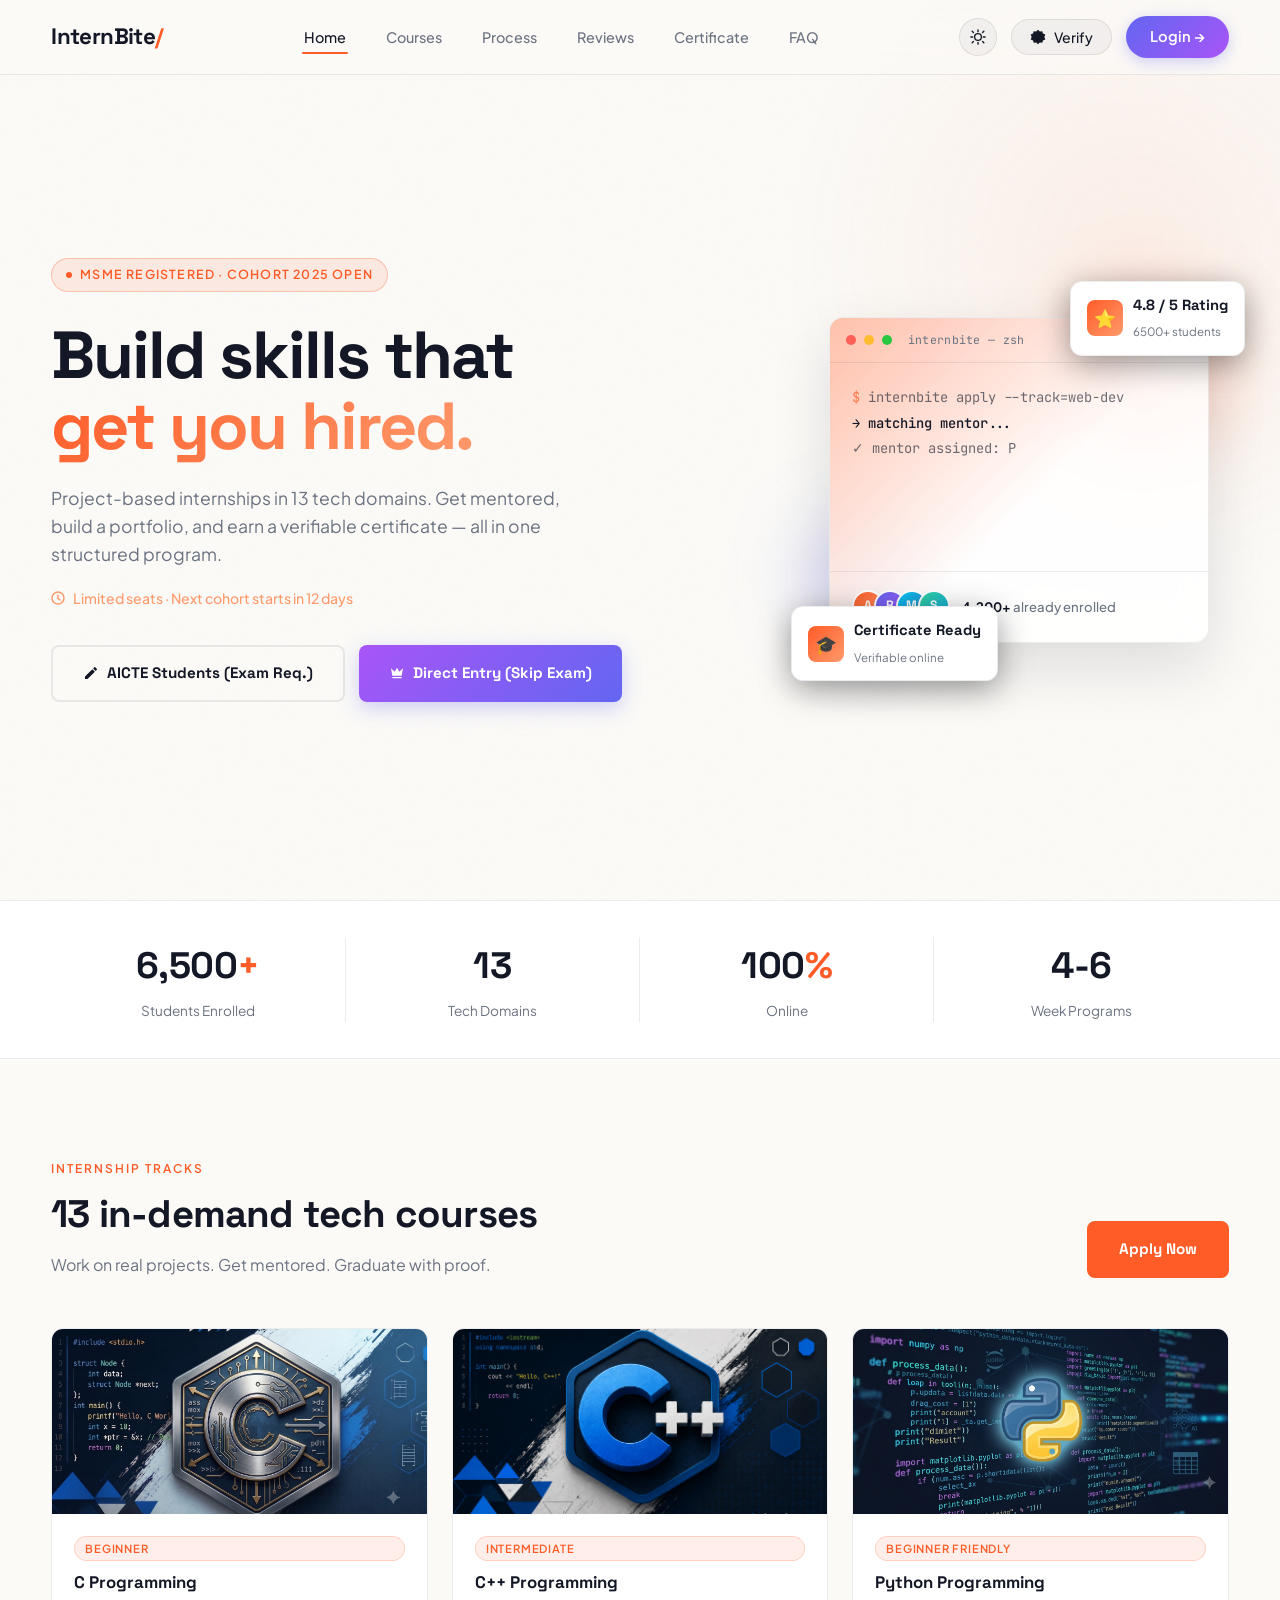
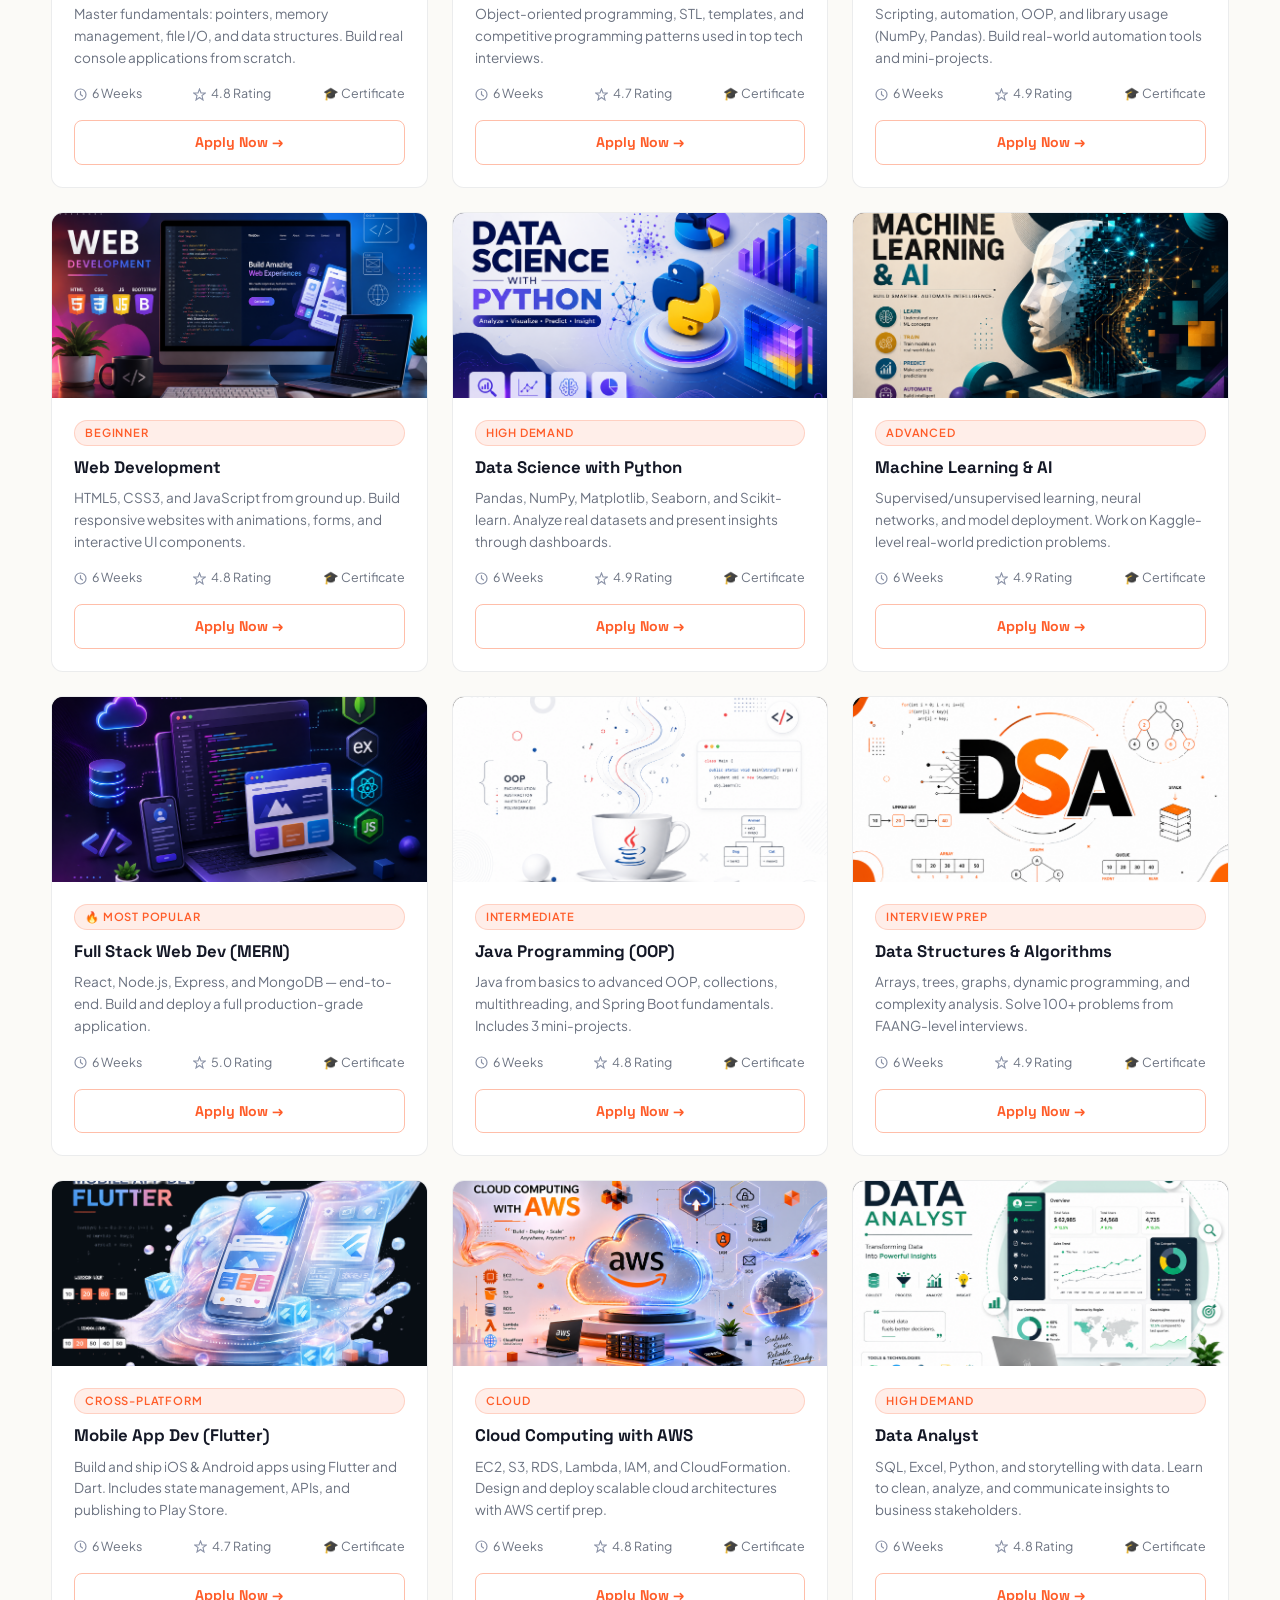
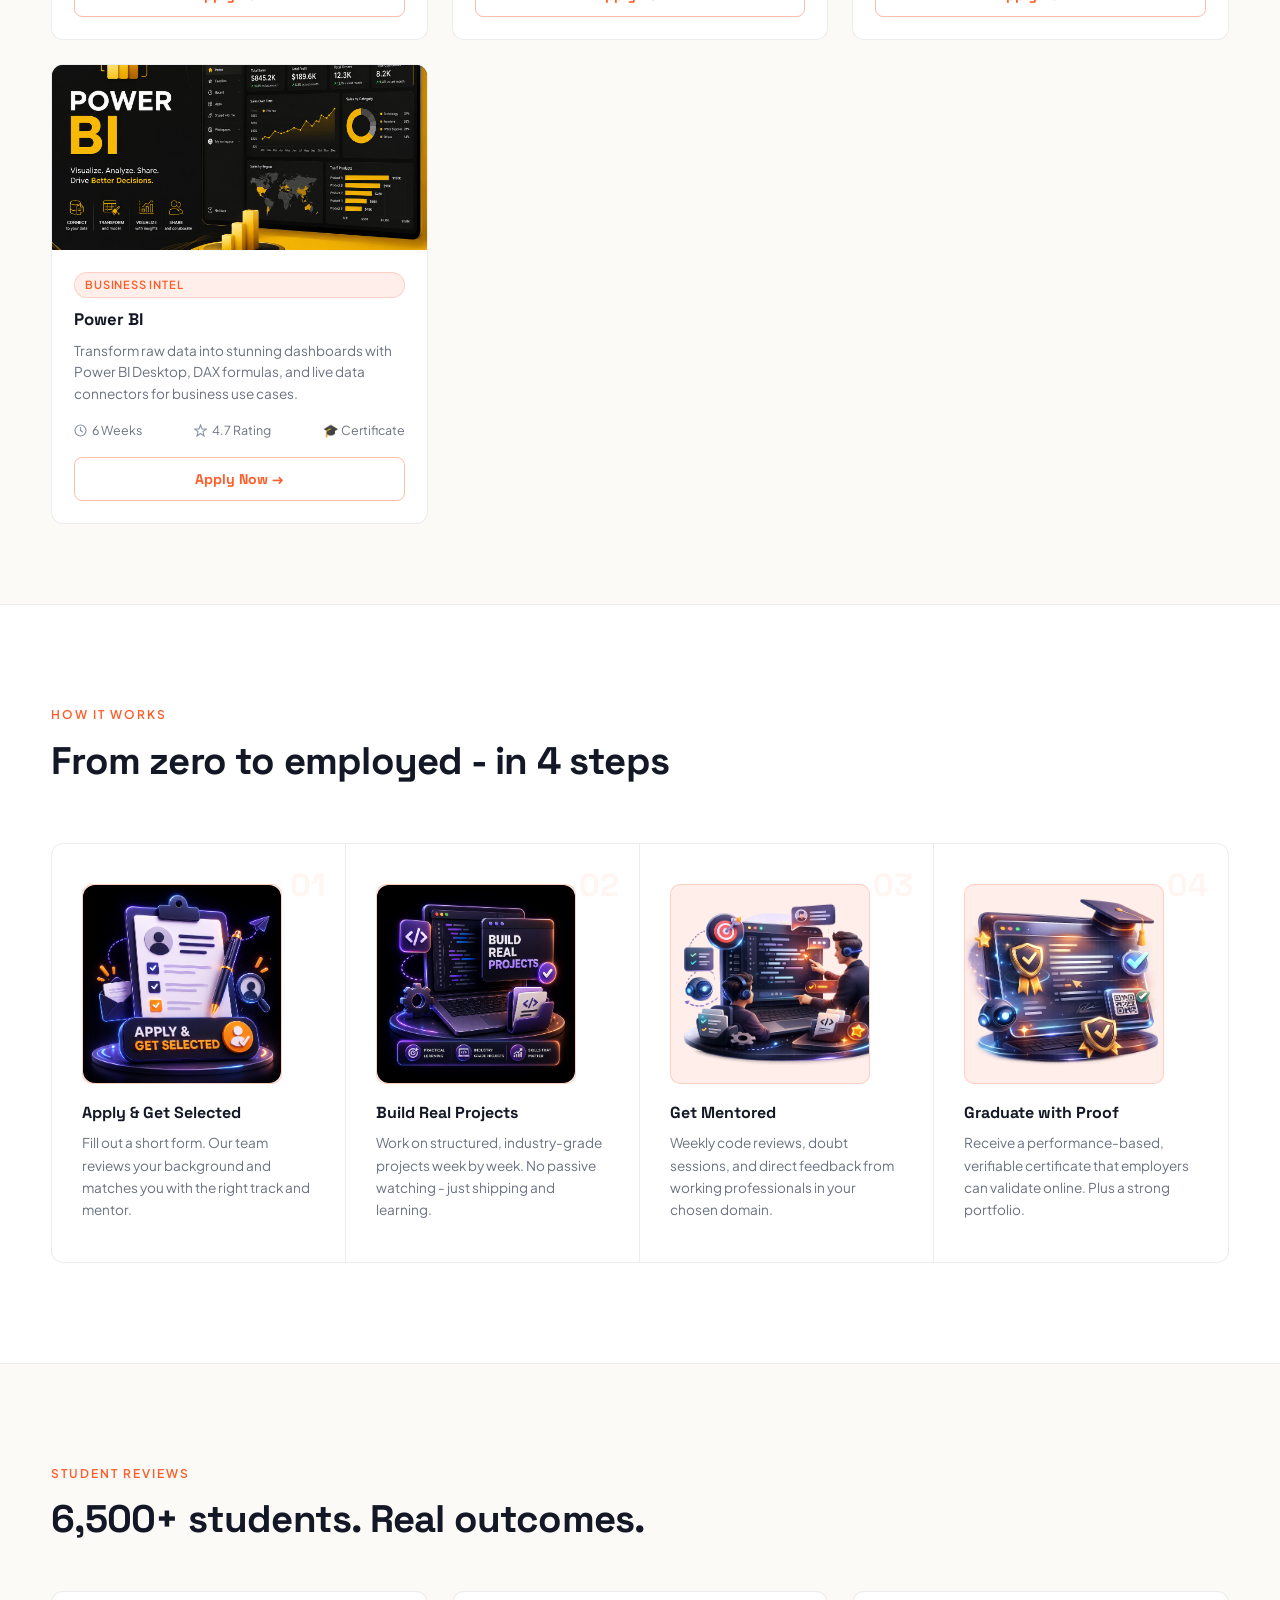
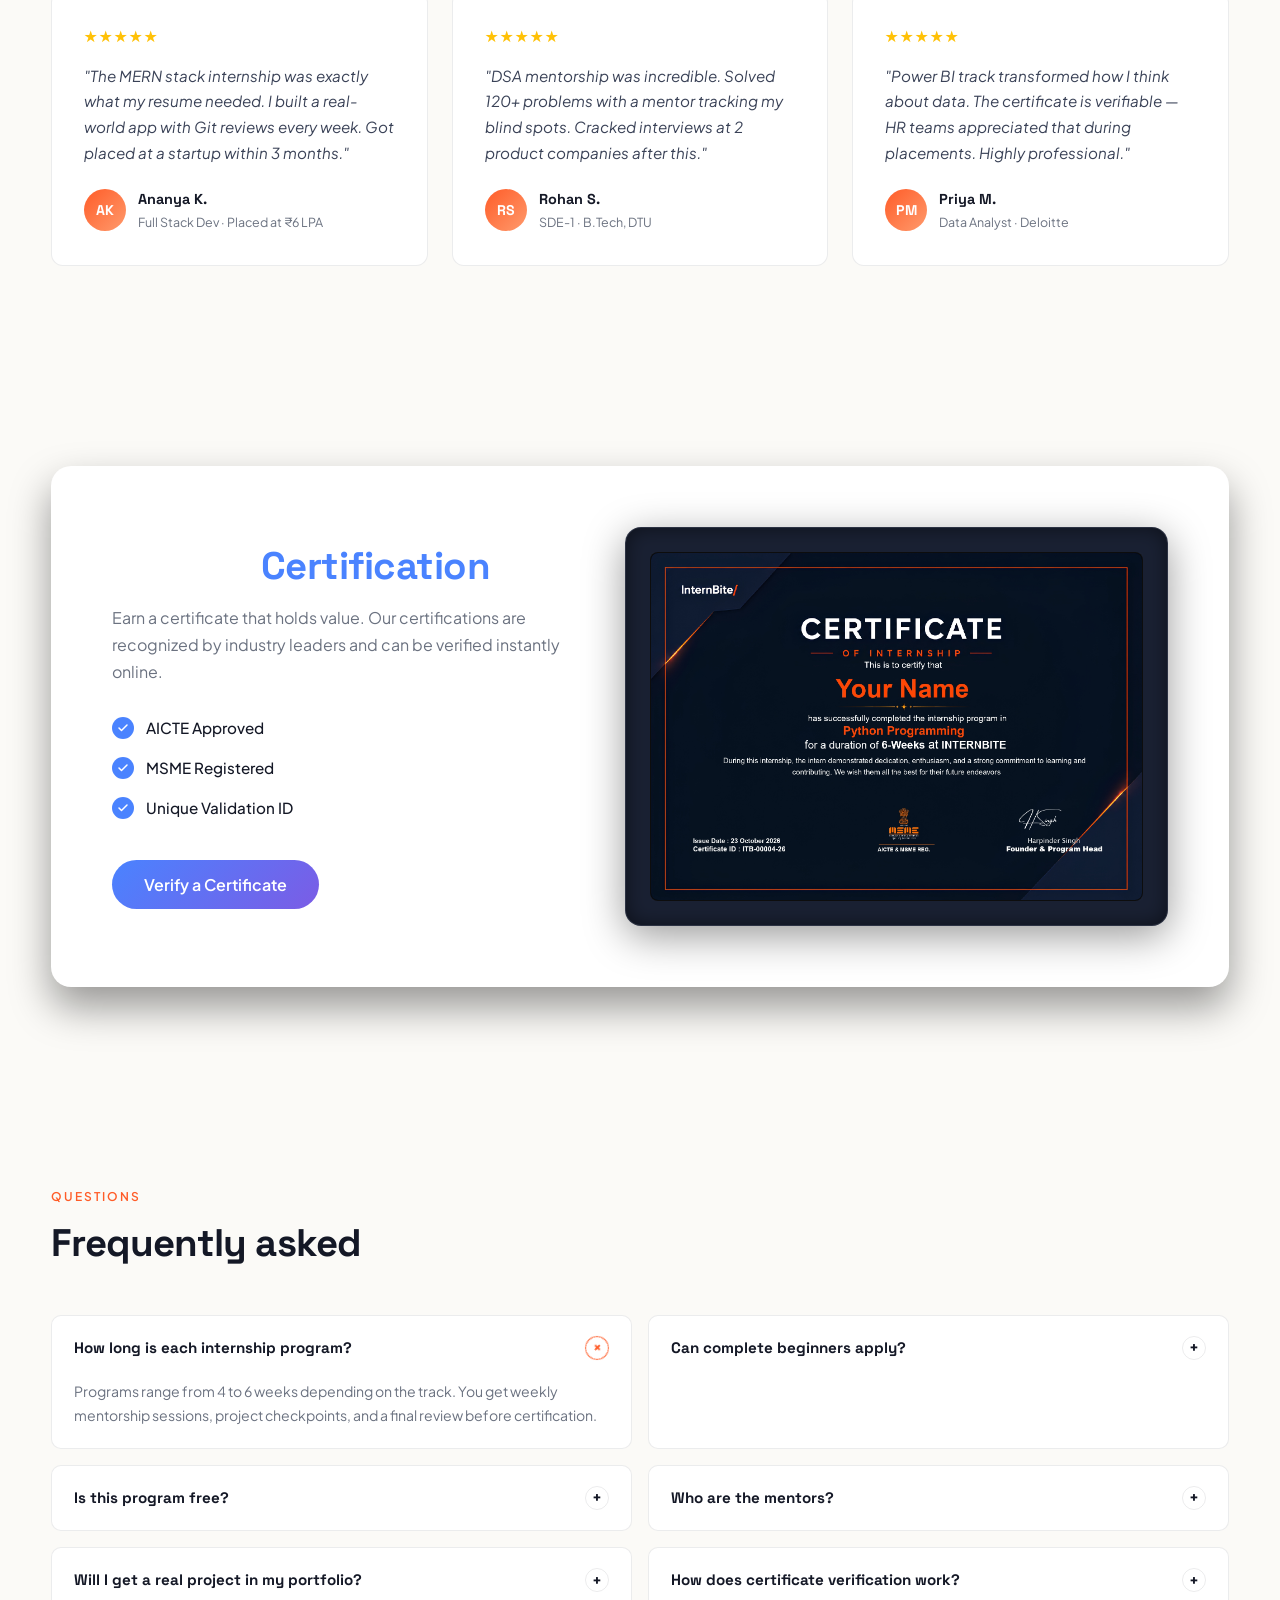
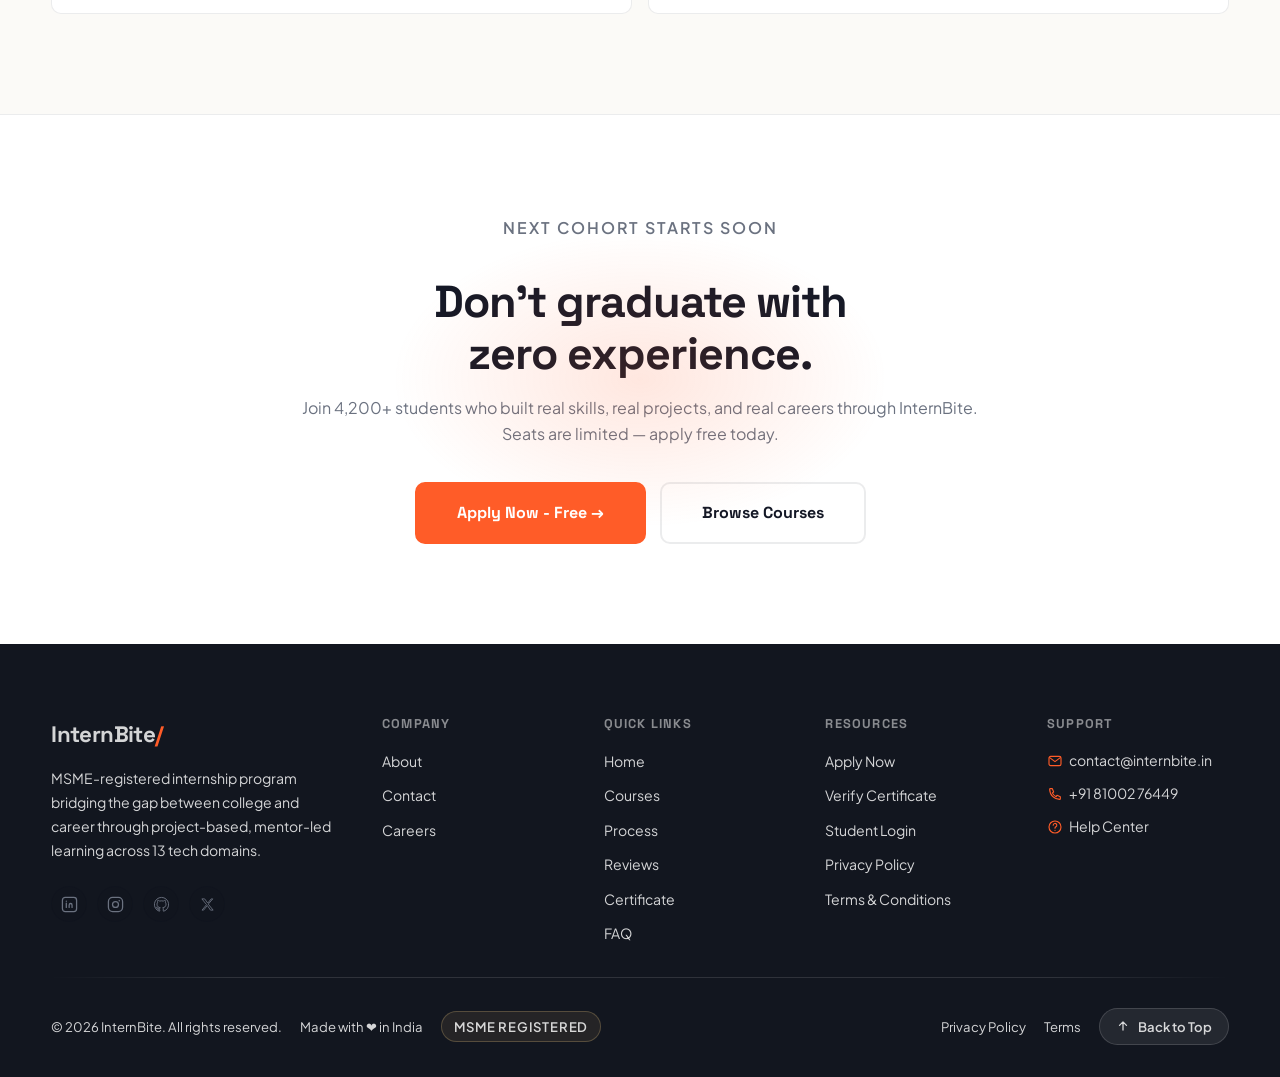
<file: index.html>
<!DOCTYPE html>
<html lang="en">
<head>
<meta charset="UTF-8">
<meta name="viewport" content="width=device-width, initial-scale=1.0">
<title>InternBite - Launch Your Tech Career</title>
<link rel="preconnect" href="https://fonts.googleapis.com">
<link rel="preconnect" href="https://fonts.gstatic.com" crossorigin>
<link href="https://fonts.googleapis.com/css2?family=Space+Grotesk:wght@400;500;600;700&family=Plus+Jakarta+Sans:wght@300;400;500;600;700;800&family=JetBrains+Mono:wght@400;500&display=swap" rel="stylesheet">
<style>
:root {
  --navy: #0A0F1E;
  --navy-mid: #111827;
  --card-bg: #141B2D;
  --card-hover: #1A2438;
  --off-white: #F8F7F2;
  --muted: #8B93A8;
  --orange: #FF5C28;
  --orange-light: #FF7A4D;
  --gold: #C8A96E;
  --border: rgba(255,255,255,0.07);
  --border-hover: rgba(255,92,40,0.5);
  --green: #2ECC71;
  --font-display: 'Space Grotesk', sans-serif;
  --font-body: 'Plus Jakarta Sans', sans-serif;
  --font-mono: 'JetBrains Mono', monospace;
  --surface-1: rgba(255,255,255,0.05);
  --surface-1-border: rgba(255,255,255,0.1);
  --text-secondary: rgba(248,247,242,0.65);
  --text-quote: #C9D0DE;
  --shadow-strong: rgba(0,0,0,0.45);
  --footer-bg: #060A14;
  --nav-bg: rgba(10,15,30,0.72);
  --nav-bg-scrolled: rgba(10,15,30,0.92);
  --nav-border: rgba(255,255,255,0.07);
  --nav-shadow: 0 10px 30px rgba(0,0,0,0.35);
  --nav-mobile-bg: rgba(10,15,30,0.98);
  color-scheme: dark;
}

/* ─── LIGHT THEME ─── */
[data-theme="light"] {
  --navy: #FBFAF7;
  --navy-mid: #FFFFFF;
  --card-bg: #FFFFFF;
  --card-hover: #FBF3EE;
  --off-white: #141826;
  --muted: #6B7280;
  --border: rgba(10,15,30,0.08);
  --border-hover: rgba(255,92,40,0.45);
  --surface-1: rgba(10,15,30,0.04);
  --surface-1-border: rgba(10,15,30,0.09);
  --text-secondary: rgba(20,24,38,0.62);
  --text-quote: #3A4257;
  --shadow-strong: rgba(20,20,35,0.12);
  --footer-bg: #12161F;
  --nav-bg: rgba(251,250,247,0.72);
  --nav-bg-scrolled: rgba(251,250,247,0.92);
  --nav-border: rgba(10,15,30,0.08);
  --nav-shadow: 0 10px 30px rgba(20,20,35,0.1);
  --nav-mobile-bg: rgba(251,250,247,0.98);
  color-scheme: light;
}
[data-theme="light"] body::before { opacity: 0.15; }
[data-theme="light"] .btn-ghost { color: var(--off-white); }
[data-theme="light"] .hero::after { opacity: 0.6; }
[data-theme="light"] .fb-icon,
[data-theme="light"] .hv-avatar,
[data-theme="light"] .testi-avatar,
[data-theme="light"] .btn-login,
[data-theme="light"] .btn-primary,
[data-theme="light"] .apply-btn:hover { color: #fff; }
[data-theme="light"] footer,
[data-theme="light"] footer .footer-brand p,
[data-theme="light"] footer .footer-col a,
[data-theme="light"] footer .footer-contact-item,
[data-theme="light"] footer .logo,
[data-theme="light"] .footer-bottom span,
[data-theme="light"] .footer-bottom-links a,
[data-theme="light"] .back-to-top { color: rgba(255,255,255,0.82); }
[data-theme="light"] footer .footer-col h4 { color: rgba(255,255,255,0.5); }
[data-theme="light"] .footer-divider { background: linear-gradient(90deg, transparent, rgba(255,255,255,0.12) 15%, rgba(255,255,255,0.12) 85%, transparent); }
[data-theme="light"] .back-to-top { background: rgba(255,255,255,0.08); border-color: rgba(255,255,255,0.14); }
[data-theme="light"] .back-to-top:hover { background: var(--orange); border-color: var(--orange); color: #fff; }

*, *::before, *::after { margin: 0; padding: 0; box-sizing: border-box; }

html { scroll-behavior: smooth; }

body {
  font-family: var(--font-body);
  background: var(--navy);
  color: var(--off-white);
  overflow-x: hidden;
  line-height: 1.6;
  transition: background 0.35s ease, color 0.35s ease;
}

@media (prefers-reduced-motion: reduce) {
  *, *::before, *::after { animation-duration: 0.001ms !important; animation-iteration-count: 1 !important; transition-duration: 0.001ms !important; scroll-behavior: auto !important; }
}

:focus-visible { outline: 2px solid var(--orange); outline-offset: 3px; border-radius: 4px; }


body::before {
  content: '';
  position: fixed;
  inset: 0;
  background-image: url("data:image/svg+xml,%3Csvg viewBox='0 0 256 256' xmlns='http://www.w3.org/2000/svg'%3E%3Cfilter id='noise'%3E%3CfeTurbulence type='fractalNoise' baseFrequency='0.9' numOctaves='4' stitchTiles='stitch'/%3E%3C/filter%3E%3Crect width='100%25' height='100%25' filter='url(%23noise)' opacity='0.03'/%3E%3C/svg%3E");
  pointer-events: none;
  z-index: 0;
  opacity: 0.4;
}

h1, h2, h3, h4 { font-family: var(--font-display); line-height: 1.15; }
a { text-decoration: none; color: inherit; }
img { display: block; max-width: 100%; }


.wrap { width: 92%; max-width: 1240px; margin: 0 auto; }

nav {
  position: fixed; top: 0; left: 0; right: 0;
  z-index: 999;
  padding: 0;
  background: var(--nav-bg);
  backdrop-filter: blur(20px) saturate(160%);
  -webkit-backdrop-filter: blur(20px) saturate(160%);
  border-bottom: 1px solid var(--nav-border);
  transition: background 0.3s ease, border-color 0.3s ease, box-shadow 0.3s ease;
}
nav.is-scrolled { box-shadow: var(--nav-shadow); }

.nav-inner {
  display: flex; align-items: center;
  justify-content: space-between;
  gap: 16px;
  height: 74px;
}
.logo {
  font-family: var(--font-display);
  font-size: 1.4rem;
  font-weight: 700;
  letter-spacing: -0.6px;
  flex-shrink: 0;
}
.logo em { color: var(--orange); font-style: normal; }

.nav-links {
  display: flex; gap: 36px; align-items: center;
  list-style: none;
  flex: 1;
  justify-content: center;
}
.nav-links a {
  position: relative;
  font-size: 0.9rem; font-weight: 500;
  color: var(--muted);
  padding: 6px 2px;
  transition: color 0.2s ease;
}

.nav-links a::after {
  content: '';
  position: absolute;
  left: 50%; right: 50%;
  bottom: -2px;
  height: 2px;
  background: var(--orange);
  border-radius: 2px;
  transition: left 0.25s ease, right 0.25s ease;
}
.nav-links a:hover,
.nav-links a:focus-visible { color: var(--off-white); }
.nav-links a:hover::after,
.nav-links a:focus-visible::after { left: 0; right: 0; }

.nav-links a.active { color: var(--off-white); }
.nav-links a.active::after { left: 0; right: 0; }

/* Custom Action Buttons (Navbar) */
.nav-actions {
  display: flex;
  align-items: center;
  gap: 14px;
  flex-shrink: 0;
}

.nav-toggle {
  display: none;
  width: 40px; height: 40px;
  border-radius: 10px;
  background: var(--surface-1);
  border: 1px solid var(--surface-1-border);
  cursor: pointer;
  align-items: center;
  justify-content: center;
  flex-direction: column;
  gap: 5px;
  flex-shrink: 0;
  transition: background 0.2s;
}
.nav-toggle:hover { background: var(--surface-1-border); }
.nav-toggle-bar {
  width: 18px; height: 2px;
  background: var(--off-white);
  border-radius: 2px;
  transition: transform 0.3s ease, opacity 0.2s ease;
}
/* Morph into an X when menu is open */
.nav-toggle[aria-expanded="true"] .nav-toggle-bar:nth-child(1) { transform: translateY(7px) rotate(45deg); }
.nav-toggle[aria-expanded="true"] .nav-toggle-bar:nth-child(2) { opacity: 0; }
.nav-toggle[aria-expanded="true"] .nav-toggle-bar:nth-child(3) { transform: translateY(-7px) rotate(-45deg); }

/* Dimmed backdrop behind the open mobile panel */
.nav-overlay {
  position: fixed; inset: 74px 0 0 0;
  background: rgba(0,0,0,0.35);
  z-index: 900;
  opacity: 0; pointer-events: none;
  transition: opacity 0.3s ease;
}
.nav-overlay.active { opacity: 1; pointer-events: all; }
.btn-verify {
  background: var(--surface-1);
  border: 1px solid var(--surface-1-border);
  color: var(--off-white);
  padding: 8px 18px;
  border-radius: 50px;
  font-family: var(--font-body);
  font-size: 0.88rem;
  font-weight: 500;
  display: flex;
  align-items: center;
  gap: 8px;
  cursor: pointer;
  transition: all 0.2s;
}
.btn-verify:hover { background: var(--surface-1-border); }
.btn-verify svg { fill: currentColor; }

/* Theme toggle */
.theme-toggle {
  width: 38px; height: 38px;
  border-radius: 50%;
  background: var(--surface-1);
  border: 1px solid var(--surface-1-border);
  color: var(--off-white);
  display: flex; align-items: center; justify-content: center;
  cursor: pointer;
  flex-shrink: 0;
  transition: background 0.2s, transform 0.2s;
  position: relative;
}
.theme-toggle:hover { background: var(--surface-1-border); transform: translateY(-1px); }
.theme-toggle svg { position: absolute; transition: opacity 0.25s ease, transform 0.4s ease; }
.theme-toggle .icon-sun { opacity: 0; transform: rotate(-60deg) scale(0.5); }
.theme-toggle .icon-moon { opacity: 1; transform: rotate(0) scale(1); }
[data-theme="light"] .theme-toggle .icon-sun { opacity: 1; transform: rotate(0) scale(1); }
[data-theme="light"] .theme-toggle .icon-moon { opacity: 0; transform: rotate(60deg) scale(0.5); }

.btn-login {
  background: linear-gradient(135deg, #6366F1 0%, #A855F7 100%);
  color: #fff;
  padding: 9px 24px;
  border-radius: 50px;
  font-family: var(--font-body);
  font-size: 0.92rem;
  font-weight: 600;
  display: flex;
  align-items: center;
  gap: 6px;
  transition: opacity 0.2s, transform 0.2s;
  box-shadow: 0 4px 15px rgba(99, 102, 241, 0.3);
}
.btn-login:hover {
  opacity: 0.9;
  transform: translateY(-1px);
  color: #fff;
}

/* ─── MODAL STYLES ─── */
.modal-overlay {
  position: fixed; inset: 0;
  background: rgba(10, 15, 30, 0.8);
  backdrop-filter: blur(8px);
  -webkit-backdrop-filter: blur(8px);
  z-index: 9999;
  display: flex; align-items: center; justify-content: center;
  opacity: 0; pointer-events: none;
  transition: opacity 0.3s ease;
}
.modal-overlay.active {
  opacity: 1; pointer-events: all;
}
.modal-container {
  background: #141B2D;
  border: 1px solid rgba(255,255,255,0.1);
  border-radius: 16px;
  width: 90%; max-width: 400px;
  padding: 24px;
  transform: translateY(20px);
  transition: transform 0.3s ease;
  box-shadow: 0 20px 40px rgba(0,0,0,0.5);
}
.modal-overlay.active .modal-container { transform: translateY(0); }
.modal-header {
  display: flex; justify-content: space-between; align-items: center;
  margin-bottom: 24px;
}
.modal-title { font-size: 1.15rem; font-weight: 700; color: #fff; }
.modal-close {
  background: transparent; border: none; color: var(--muted);
  font-size: 1.2rem; cursor: pointer; transition: color 0.2s;
}
.modal-close:hover { color: #fff; }
.modal-body { display: flex; flex-direction: column; gap: 16px; }
.modal-input {
  width: 100%; padding: 14px 16px;
  background: #0A0F1E; border: 1px solid rgba(255,255,255,0.1);
  border-radius: 10px; color: #fff; font-family: var(--font-body);
  font-size: 0.95rem; outline: none; transition: border-color 0.2s;
}
.modal-input:focus { border-color: #6366F1; }
.modal-submit {
  width: 100%; padding: 14px;
  background: linear-gradient(135deg, #6366F1, #8B5CF6);
  color: #fff; border: none; border-radius: 10px;
  font-family: var(--font-body); font-size: 1rem; font-weight: 600;
  cursor: pointer; transition: opacity 0.2s;
}
.modal-submit:hover { opacity: 0.9; }

/* ─── APPLY MODAL PRO STYLES ─── */
.apply-modal-container {
  background: #141B2D;
  border: 1px solid rgba(255,255,255,0.1);
  border-radius: 16px;
  width: 95%; max-width: 820px;
  padding: 40px;
  transform: translateY(20px);
  transition: transform 0.3s ease;
  box-shadow: 0 20px 40px rgba(0,0,0,0.5);
  text-align: left;
}
[data-theme="light"] .apply-modal-container {
  background: #FFFFFF;
  border: 1px solid rgba(10,15,30,0.08);
}
.modal-overlay.active .apply-modal-container { transform: translateY(0); }

.pricing-grid {
  display: grid;
  grid-template-columns: 1fr 1fr;
  gap: 24px;
  margin-top: 28px;
}
.pricing-card {
  border-radius: 14px;
  padding: 28px 24px;
  display: flex;
  flex-direction: column;
  position: relative;
}
.pricing-card.free-tier {
  border: 1px solid var(--border);
  background: #141B2D;
}
[data-theme="light"] .pricing-card.free-tier {
  background: #FFFFFF;
}
.pricing-card.pro-tier {
  border: 2px solid var(--orange);
  background: #1A2438;
  box-shadow: 0 12px 40px rgba(255, 92, 40, 0.12);
}
[data-theme="light"] .pricing-card.pro-tier {
  background: #FBF3EE;
}
.pro-badge {
  position: absolute;
  top: -14px;
  left: 50%;
  transform: translateX(-50%);
  background: var(--orange);
  color: #fff;
  font-size: 0.75rem;
  font-weight: 800;
  padding: 6px 16px;
  border-radius: 20px;
  letter-spacing: 0.5px;
  white-space: nowrap;
  box-shadow: 0 4px 12px rgba(0,0,0,0.15);
  z-index: 2;
}
.pricing-features {
  list-style: none;
  padding: 0;
  margin: 0 0 28px 0;
  font-size: 0.88rem;
  flex-grow: 1;
}
.pricing-features li {
  margin-bottom: 14px;
  display: flex;
  gap: 10px;
  align-items: flex-start;
  line-height: 1.45;
  color: var(--muted);
}
.pricing-features li strong { color: var(--off-white); }
@media (max-width: 768px) {
  .apply-modal-container {
    padding: 28px 20px;
    max-height: 90vh;
    overflow-y: auto;
  }
  .pricing-grid {
    grid-template-columns: 1fr;
    gap: 36px;
  }
  .pricing-card.pro-tier {
    margin-top: 8px;
  }
}

/* ─── HERO ─── */
.hero {
  min-height: 100vh;
  display: flex; flex-direction: column; justify-content: center;
  padding: 140px 0 80px;
  position: relative;
  overflow: hidden;
}
.hero::after {
  content: '';
  position: absolute;
  width: 700px; height: 700px;
  background: radial-gradient(circle, rgba(255,92,40,0.12) 0%, transparent 70%);
  top: -100px; right: -200px;
  pointer-events: none;
  border-radius: 50%;
}
.hero-grid {
  display: grid;
  grid-template-columns: 1fr 420px;
  gap: 60px;
  align-items: center;
}
.hero-badge {
  display: inline-flex; align-items: center; gap: 8px;
  background: rgba(255,92,40,0.1);
  border: 1px solid rgba(255,92,40,0.3);
  color: var(--orange);
  font-size: 0.78rem;
  font-weight: 600;
  letter-spacing: 1.2px;
  text-transform: uppercase;
  padding: 6px 14px;
  border-radius: 50px;
  margin-bottom: 28px;
}
.badge-dot {
  width: 6px; height: 6px;
  background: var(--orange);
  border-radius: 50%;
  animation: blink 1.5s infinite;
}
@keyframes blink {
  0%, 100% { opacity: 1; }
  50% { opacity: 0.3; }
}
.hero h1 {
  font-size: clamp(2.6rem, 5.2vw, 4.4rem);
  font-weight: 700;
  letter-spacing: -2px;
  margin-bottom: 22px;
  line-height: 1.06;
}
.hero h1 span {
  background: linear-gradient(135deg, var(--orange), #FF9A6C);
  -webkit-background-clip: text;
  -webkit-text-fill-color: transparent;
  background-clip: text;
  position: relative;
}
.hero-sub {
  font-size: 1.1rem;
  color: var(--muted);
  max-width: 520px;
  margin-bottom: 18px;
  font-weight: 400;
}
.urgency {
  display: inline-flex; align-items: center; gap: 8px;
  color: #FF9A6C;
  font-size: 0.88rem;
  font-weight: 500;
  margin-bottom: 36px;
}
.urgency svg { flex-shrink: 0; }
.hero-btns {
  display: flex; gap: 14px; flex-wrap: wrap;
}
.btn-primary {
  background: var(--orange);
  color: #fff;
  padding: 14px 30px;
  font-family: var(--font-display);
  font-size: 0.95rem;
  font-weight: 700;
  border-radius: 8px;
  border: 2px solid var(--orange);
  cursor: pointer;
  transition: all 0.22s;
  display: inline-block;
}
.btn-primary:hover {
  background: transparent;
  color: var(--orange);
}
.btn-ghost {
  background: transparent;
  color: var(--off-white);
  padding: 14px 30px;
  font-family: var(--font-display);
  font-size: 0.95rem;
  font-weight: 700;
  border-radius: 8px;
  border: 2px solid var(--border);
  cursor: pointer;
  transition: all 0.22s;
  display: inline-block;
}
.btn-ghost:hover {
  border-color: var(--off-white);
}

/* Premium Button Style */
.btn-premium {
  background: linear-gradient(135deg, #A855F7 0%, #6366F1 100%);
  color: #fff;
  padding: 14px 30px;
  font-family: var(--font-display);
  font-size: 0.95rem;
  font-weight: 700;
  border-radius: 8px;
  border: none;
  cursor: pointer;
  transition: all 0.22s;
  display: inline-block;
  box-shadow: 0 6px 20px rgba(99, 102, 241, 0.3);
}
.btn-premium:hover {
  transform: translateY(-2px);
  box-shadow: 0 10px 25px rgba(99, 102, 241, 0.5);
  color: #fff;
}
/* Hero Visual — Live Cohort Activity Card */
.hero-visual {
  position: relative;
  padding: 20px;
}
.hv-orb {
  position: absolute;
  border-radius: 50%;
  filter: blur(38px);
  pointer-events: none;
  z-index: 0;
  animation: floatOrb 9s ease-in-out infinite;
}
.hv-orb-1 {
  width: 190px; height: 190px;
  background: radial-gradient(circle, rgba(255,92,40,0.55) 0%, transparent 72%);
  top: -20px; right: -10px;
}
.hv-orb-2 {
  width: 150px; height: 150px;
  background: radial-gradient(circle, rgba(99,102,241,0.45) 0%, transparent 72%);
  bottom: 10px; left: -20px;
  animation-delay: -3.5s;
}
@keyframes floatOrb {
  0%, 100% { transform: translate(0, 0) scale(1); }
  50% { transform: translate(-12px, 16px) scale(1.08); }
}

/* Signature hero element: application terminal */
.hv-card {
  background: rgba(15, 20, 34, 0.78);
  backdrop-filter: blur(18px);
  -webkit-backdrop-filter: blur(18px);
  border: 1px solid var(--border);
  border-radius: 14px;
  overflow: hidden;
  position: relative;
  z-index: 2;
  box-shadow: 0 24px 60px var(--shadow-strong);
}
.hv-card::before {
  content: '';
  position: absolute;
  inset: -1px;
  border-radius: 14px;
  background: linear-gradient(135deg, rgba(255,92,40,0.4), transparent 55%);
  z-index: -1;
}
[data-theme="light"] .hv-card { background: rgba(255,255,255,0.85); }

.hv-titlebar {
  display: flex; align-items: center; gap: 8px;
  padding: 13px 16px;
  border-bottom: 1px solid var(--border);
  background: rgba(255,255,255,0.02);
}
.hv-dot { width: 10px; height: 10px; border-radius: 50%; flex-shrink: 0; }
.hv-dot-r { background: #FF5F57; }
.hv-dot-y { background: #FEBC2E; }
.hv-dot-g { background: #28C840; }
.hv-titlebar-label {
  margin-left: 8px;
  font-family: var(--font-mono);
  font-size: 0.72rem;
  color: var(--muted);
  letter-spacing: 0.3px;
}

.hv-term-body {
  padding: 22px 22px 24px;
  font-family: var(--font-mono);
  font-size: 0.86rem;
  line-height: 1.85;
  min-height: 208px;
}
.hv-term-line { color: var(--text-secondary); opacity: 0; }
.hv-term-line.shown { opacity: 1; }
.hv-term-prompt { color: var(--orange-light); margin-right: 8px; }
.hv-term-ok { color: var(--green); }
.hv-term-out { color: var(--off-white); font-weight: 500; }
.hv-cursor {
  display: inline-block;
  width: 7px; height: 15px;
  background: var(--orange);
  margin-left: 2px;
  vertical-align: middle;
  animation: caretBlink 1s step-end infinite;
}
@keyframes caretBlink { 0%, 50% { opacity: 1; } 51%, 100% { opacity: 0; } }

.hv-divider {
  height: 1px;
  background: var(--border);
}
.hv-avatars {
  display: flex; align-items: center; gap: 12px;
  padding: 18px 22px 20px;
}
.hv-avatar-stack {
  display: flex;
}
.hv-avatar {
  width: 32px; height: 32px;
  border-radius: 50%;
  display: flex; align-items: center; justify-content: center;
  font-family: var(--font-display);
  font-size: 0.76rem; font-weight: 700;
  color: #fff;
  border: 2px solid var(--card-bg);
  margin-left: -10px;
}
.hv-avatar:first-child { margin-left: 0; }
.hv-avatars-label {
  font-size: 0.82rem;
  color: var(--muted);
  font-weight: 500;
}
.hv-avatars-label strong { color: var(--off-white); font-weight: 700; }

.floating-badge {
  position: absolute;
  background: var(--navy-mid);
  border: 1px solid var(--border);
  border-radius: 12px;
  padding: 12px 16px;
  display: flex; align-items: center; gap: 10px;
  box-shadow: 0 8px 32px rgba(0,0,0,0.4);
  z-index: 3;
  animation: floatBadge 5s ease-in-out infinite;
}
.fb-cert { bottom: -18px; left: -18px; }
.fb-rating { top: -16px; right: -16px; animation-delay: -2.5s; }
@keyframes floatBadge {
  0%, 100% { transform: translateY(0); }
  50% { transform: translateY(-7px); }
}
.fb-icon {
  width: 36px; height: 36px;
  background: linear-gradient(135deg, var(--orange), #FF9A6C);
  border-radius: 8px;
  display: flex; align-items: center; justify-content: center;
  font-size: 1.1rem;
  flex-shrink: 0;
}
.fb-text span:first-child {
  display: block; font-family: var(--font-display);
  font-size: 0.92rem; font-weight: 700;
  white-space: nowrap;
}
.fb-text span:last-child {
  font-size: 0.72rem; color: var(--muted);
  white-space: nowrap;
}

/* ─── STATS BAR ─── */
.stats-bar {
  background: var(--card-bg);
  border-top: 1px solid var(--border);
  border-bottom: 1px solid var(--border);
  padding: 36px 0;
}
.stats-inner {
  display: grid;
  grid-template-columns: repeat(4, 1fr);
  gap: 0;
}
.stat-item {
  text-align: center;
  padding: 0 20px;
  border-right: 1px solid var(--border);
}
.stat-item:last-child { border-right: none; }
.stat-num {
  font-family: var(--font-display);
  font-size: 2.3rem;
  font-weight: 700;
  letter-spacing: -0.5px;
  color: var(--off-white);
  display: block;
}
.stat-num em { color: var(--orange); font-style: normal; }
.stat-label { font-size: 0.85rem; color: var(--muted); margin-top: 4px; }

.process-icon{
    width: 200px;
    height: 200px;
    border-radius: 12px;
    overflow: hidden;
    padding: 0;
    background: transparent;
    border: none;
    display: flex;
    justify-content: center;
    align-items: center;
}

.process-icon img{
    width: 100%;
    height: 100%;
    object-fit: cover;
    border-radius: 12px;
}
/* ─── SECTION COMMONS ─── */
section { padding: 100px 0; }
.section-eyebrow {
  font-size: 0.75rem;
  text-transform: uppercase;
  letter-spacing: 2px;
  color: var(--orange);
  font-weight: 600;
  margin-bottom: 14px;
}
.section-title {
  font-size: clamp(1.9rem, 3vw, 2.8rem);
  letter-spacing: -0.8px;
  margin-bottom: 16px;
}
.section-sub {
  font-size: 1rem;
  color: var(--muted);
  max-width: 560px;
}

/* ─── COURSE GRID ─── */
#courses { padding-bottom: 80px; }
.courses-header {
  display: flex; justify-content: space-between;
  align-items: flex-end;
  margin-bottom: 50px;
  gap: 20px;
  flex-wrap: wrap;
}
.course-grid {
  display: grid;
  grid-template-columns: repeat(auto-fill, minmax(min(280px, 100%), 1fr));
  gap: 24px;
}
.course-card {
  background: var(--card-bg);
  border: 1px solid var(--border);
  border-radius: 12px;
  overflow: hidden;
  transition: border-color 0.25s, transform 0.25s, box-shadow 0.25s;
  display: flex; flex-direction: column;
  opacity: 0;
  transform: translateY(30px);
}
.course-card.visible {
  opacity: 1;
  transform: translateY(0);
  transition: opacity 0.5s ease, transform 0.5s ease, border-color 0.25s, box-shadow 0.25s;
}
.course-card:hover {
  border-color: var(--border-hover);
  transform: translateY(-4px);
  box-shadow: 0 12px 40px rgba(255,92,40,0.1);
}
.course-img {
  width: 100%; height: 185px;
  object-fit: cover;
  display: block;
}
.course-thumb {
  width: 100%; height: 185px;
  display: flex; align-items: center; justify-content: center;
  position: relative;
  overflow: hidden;
  flex-shrink: 0;
}
.course-body {
  padding: 22px;
  flex: 1;
  display: flex; flex-direction: column;
}
.course-tag {
  display: inline-block;
  background: rgba(255,92,40,0.1);
  border: 1px solid rgba(255,92,40,0.2);
  color: var(--orange);
  font-size: 0.7rem;
  font-weight: 600;
  text-transform: uppercase;
  letter-spacing: 0.8px;
  padding: 3px 10px;
  border-radius: 50px;
  margin-bottom: 10px;
}
.course-title {
  font-family: var(--font-display);
  font-size: 1.05rem;
  font-weight: 700;
  margin-bottom: 8px;
  line-height: 1.4;
  overflow-wrap: break-word;
  word-break: break-word;
  hyphens: auto;
}
.course-desc {
  font-size: 0.85rem;
  color: var(--muted);
  margin-bottom: 16px;
  flex: 1;
  line-height: 1.6;
}
.course-meta {
  display: flex; align-items: center; justify-content: space-between;
  margin-bottom: 16px;
}
.course-meta-item {
  display: flex; align-items: center; gap: 5px;
  font-size: 0.78rem; color: var(--muted);
}
.course-meta-item svg { flex-shrink: 0; }
.apply-btn {
  display: block;
  width: 100%;
  text-align: center;
  background: transparent;
  color: var(--orange);
  border: 1.5px solid rgba(255,92,40,0.4);
  padding: 10px;
  border-radius: 8px;
  font-family: var(--font-display);
  font-size: 0.88rem;
  font-weight: 700;
  cursor: pointer;
  transition: all 0.2s;
}
.apply-btn:hover {
  background: var(--orange);
  color: #fff;
  border-color: var(--orange);
}

/* ─── PROCESS ─── */
.process-section {
  background: var(--navy-mid);
  border-top: 1px solid var(--border);
  border-bottom: 1px solid var(--border);
}
.process-grid {
  display: grid;
  grid-template-columns: repeat(auto-fit, minmax(220px, 1fr));
  gap: 0;
  margin-top: 60px;
  border: 1px solid var(--border);
  border-radius: 12px;
  overflow: hidden;
}
.process-step {
  padding: 40px 30px;
  border-right: 1px solid var(--border);
  position: relative;
  transition: background 0.2s;
}
.process-step:last-child { border-right: none; }
.process-step:hover { background: var(--card-hover); }
.process-icon {
  width: 200px; height: 200px;
  background: rgba(255,92,40,0.1);
  border: 1px solid rgba(255,92,40,0.2);
  border-radius: 10px;
  display: flex; align-items: center; justify-content: center;
  font-size: 1.3rem;
  margin-bottom: 20px;
}
.process-num {
  position: absolute;
  top: 16px; right: 20px;
  font-family: var(--font-display);
  font-size: 2rem;
  font-weight: 700;
  color: rgba(255,92,40,0.06);
}
.process-step h3 {
  font-size: 1rem;
  margin-bottom: 10px;
}
.process-step p {
  font-size: 0.85rem;
  color: var(--muted);
  line-height: 1.65;
}

/* ─── TESTIMONIALS ─── */
.testi-grid {
  display: grid;
  grid-template-columns: repeat(auto-fit, minmax(300px, 1fr));
  gap: 24px;
  margin-top: 50px;
}
.testi-card {
  background: var(--card-bg);
  border: 1px solid var(--border);
  border-radius: 12px;
  padding: 32px;
  transition: border-color 0.2s;
}
.testi-card:hover { border-color: rgba(255,255,255,0.15); }
.testi-stars {
  color: #FFC107;
  font-size: 0.95rem;
  letter-spacing: 2px;
  margin-bottom: 14px;
}
.testi-quote {
  font-size: 0.95rem;
  color: var(--text-quote);
  line-height: 1.7;
  font-style: italic;
  margin-bottom: 22px;
}
.testi-author {
  display: flex; align-items: center; gap: 12px;
}
.testi-avatar {
  width: 42px; height: 42px;
  border-radius: 50%;
  background: linear-gradient(135deg, var(--orange), #FF9A6C);
  display: flex; align-items: center; justify-content: center;
  font-family: var(--font-display);
  font-size: 0.88rem;
  font-weight: 700;
  color: #fff;
  flex-shrink: 0;
}
.testi-name {
  font-family: var(--font-display);
  font-size: 0.9rem;
  font-weight: 700;
  margin-bottom: 2px;
}
.testi-role { font-size: 0.78rem; color: var(--muted); }

/* ─── CERTIFICATE (NEW DESIGN) ─── */
.cert-section { 
  padding: 100px 0; 
}
.cert-box {
  background: var(--navy-mid);
  border: 1px solid rgba(255,255,255,0.08);
  border-radius: 20px;
  padding: 60px;
  display: grid;
  grid-template-columns: 1fr 1.2fr;
  gap: 60px;
  align-items: center;
  box-shadow: 0 20px 40px rgba(0,0,0,0.4);
}
.cert-text-side h2 {
  font-size: clamp(2rem, 3vw, 2.8rem);
  margin-bottom: 16px;
  color: #fff;
  letter-spacing: -0.5px;
}
.cert-text-side h2 span {
  color: #4A83FF; /* Bright blue match */
}
.cert-text-side p {
  color: var(--muted);
  margin-bottom: 30px;
  font-size: 1rem;
  line-height: 1.7;
}
.cert-checks {
  list-style: none;
  margin-bottom: 40px;
  display: flex;
  flex-direction: column;
  gap: 16px;
}
.cert-checks li {
  display: flex;
  align-items: center;
  gap: 12px;
  font-size: 0.95rem;
  color: var(--off-white);
  font-weight: 500;
}
.cert-check-icon {
  width: 22px; height: 22px;
  background: #4A83FF;
  border-radius: 50%;
  display: flex; align-items: center; justify-content: center;
  color: #fff;
  flex-shrink: 0;
}
.btn-verify-cert {
  background: linear-gradient(135deg, #4A83FF, #7B5CE5);
  color: #fff;
  padding: 14px 32px;
  border: none;
  border-radius: 50px;
  font-family: var(--font-body);
  font-size: 1rem;
  font-weight: 600;
  cursor: pointer;
  transition: opacity 0.2s, transform 0.2s;
}
.btn-verify-cert:hover {
  opacity: 0.9; transform: translateY(-2px);
}
.cert-img-side {
  background: #1A2133;
  padding: 24px;
  border-radius: 16px;
  border: 1px solid rgba(255,255,255,0.08);
  box-shadow: inset 0 0 20px rgba(0,0,0,0.5), 0 10px 40px rgba(0,0,0,0.4);
}
.cert-frame {
  background: #000;
  border-radius: 8px;
  overflow: hidden;
  border: 1px solid rgba(255,255,255,0.05);
}
.cert-frame img {
  width: 100%;
  height: auto;
  display: block;
}

/* ─── FAQ ─── */
.faq-grid {
  display: grid;
  grid-template-columns: 1fr 1fr;
  gap: 16px;
  margin-top: 50px;
}
.faq-item {
  background: var(--card-bg);
  border: 1px solid var(--border);
  border-radius: 10px;
  overflow: hidden;
}
.faq-q {
  padding: 20px 22px;
  display: flex; justify-content: space-between; align-items: center;
  cursor: pointer;
  font-family: var(--font-display);
  font-size: 0.95rem;
  font-weight: 700;
  gap: 16px;
  transition: background 0.2s;
}
.faq-q:hover { background: var(--card-hover); }
.faq-icon {
  width: 24px; height: 24px;
  border: 1.5px solid var(--border);
  border-radius: 50%;
  display: flex; align-items: center; justify-content: center;
  flex-shrink: 0;
  font-size: 1rem;
  transition: transform 0.2s, border-color 0.2s;
}
.faq-item.open .faq-icon {
  transform: rotate(45deg);
  border-color: var(--orange);
  color: var(--orange);
}
.faq-a {
  max-height: 0;
  overflow: hidden;
  transition: max-height 0.3s ease;
}
.faq-a-inner {
  padding: 0 22px 20px;
  font-size: 0.88rem;
  color: var(--muted);
  line-height: 1.7;
}
.faq-item.open .faq-a {
  max-height: 200px;
}

/* ─── ENROLL CTA ─── */
.enroll-section {
  background: var(--navy-mid);
  border-top: 1px solid var(--border);
  text-align: center;
  padding: 100px 0;
}
.enroll-box {
  max-width: 680px; margin: 0 auto;
  position: relative;
  overflow: hidden;
}
.enroll-glow {
  position: absolute;
  width: 500px; height: 300px;
  max-width: 140%;
  background: radial-gradient(ellipse, rgba(255,92,40,0.15) 0%, transparent 70%);
  top: 50%; left: 50%;
  transform: translate(-50%, -50%);
  pointer-events: none;
}
.enroll-box h2 {
  font-size: clamp(2rem, 3.5vw, 3rem);
  letter-spacing: -1px;
  margin-bottom: 16px;
}
.enroll-box p {
  color: var(--muted);
  margin-bottom: 36px;
  font-size: 1rem;
}
.enroll-btns {
  display: flex; justify-content: center;
  gap: 14px; flex-wrap: wrap;
}
.btn-large {
  padding: 16px 40px;
  font-size: 1rem;
  border-radius: 10px;
}

/* ─── FOOTER ───
   Reworked into a 5-column premium SaaS layout (Brand / Company / Quick Links /
   Resources / Support) while keeping the exact same palette, fonts and surface
   tokens as the rest of the site (--footer-bg, --surface-1, --orange, --muted...). */
footer {
  background: var(--footer-bg);
  border-top: 1px solid var(--border);
  padding: 72px 0 32px;
  transition: background 0.35s ease;
}
.footer-inner {
  display: grid;
  grid-template-columns: 1.6fr 1fr 1fr 1fr 1fr;
  gap: 40px;
  margin-bottom: 20px;
}
.footer-brand p {
  color: var(--muted);
  font-size: 0.88rem;
  margin-top: 14px;
  max-width: 300px;
  line-height: 1.7;
}
.footer-social {
  display: flex;
  gap: 10px;
  margin-top: 24px;
}
.social-icon {
  width: 36px; height: 36px;
  border-radius: 50%;
  background: var(--surface-1);
  border: 1px solid var(--surface-1-border);
  display: flex; align-items: center; justify-content: center;
  color: var(--muted);
  transition: all 0.2s ease;
  flex-shrink: 0;
}
.social-icon:hover,
.social-icon:focus-visible {
  background: var(--orange);
  border-color: var(--orange);
  color: #fff;
  transform: translateY(-2px);
}
.footer-col h4 {
  font-family: var(--font-display);
  font-size: 0.8rem;
  font-weight: 700;
  text-transform: uppercase;
  letter-spacing: 1.2px;
  color: var(--muted);
  margin-bottom: 18px;
}
.footer-col a {
  display: flex;
  align-items: center;
  gap: 6px;
  font-size: 0.88rem;
  color: var(--text-secondary);
  margin-bottom: 12px;
  width: fit-content;
  transition: color 0.2s ease, transform 0.2s ease;
}
/* Elegant hover: subtle rightward nudge instead of a heavy underline */
.footer-col a:hover,
.footer-col a:focus-visible { color: var(--off-white); transform: translateX(3px); }
.footer-contact-item {
  display: flex;
  align-items: flex-start;
  gap: 11px;
  font-size: 0.88rem;
  color: var(--text-secondary);
  margin-bottom: 16px;
  transition: color 0.2s ease;
  line-height: 1.5;
}
.footer-contact-item:hover,
.footer-contact-item:focus-visible { color: var(--off-white); }
.footer-contact-item:hover svg { color: var(--orange-light); }
.footer-contact-item svg {
  flex-shrink: 0;
  margin-top: 2px;
  color: var(--orange);
  transition: color 0.2s ease;
}

/* Modern gradient divider between the link grid and the bottom bar */
.footer-divider {
  height: 1px;
  border: none;
  margin: 8px 0 28px;
  background: linear-gradient(90deg, transparent, var(--border) 15%, var(--border) 85%, transparent);
}

.footer-bottom {
  padding-top: 2px;
  display: flex; justify-content: space-between; align-items: center;
  flex-wrap: wrap; gap: 14px;
}
.footer-bottom-left {
  display: flex; align-items: center; flex-wrap: wrap; gap: 12px 18px;
}
.footer-bottom span,
.footer-bottom-links a {
  font-size: 0.82rem;
  color: var(--muted);
}
.footer-bottom-links {
  display: flex; align-items: center; gap: 18px;
}
.footer-bottom-links a { transition: color 0.2s ease; }
.footer-bottom-links a:hover,
.footer-bottom-links a:focus-visible { color: var(--off-white); }
.footer-heart { color: var(--orange); }
.msme-chip {
  background: rgba(200,169,110,0.1);
  border: 1px solid rgba(200,169,110,0.3);
  color: var(--gold);
  font-size: 0.72rem;
  font-weight: 600;
  letter-spacing: 0.8px;
  text-transform: uppercase;
  padding: 4px 12px;
  border-radius: 50px;
}

/* Back to top */
.back-to-top {
  display: flex; align-items: center; gap: 8px;
  background: var(--surface-1);
  border: 1px solid var(--surface-1-border);
  color: var(--off-white);
  font-size: 0.82rem;
  font-weight: 600;
  font-family: var(--font-body);
  padding: 9px 16px;
  border-radius: 50px;
  cursor: pointer;
  transition: all 0.2s ease;
  flex-shrink: 0;
}
.back-to-top:hover,
.back-to-top:focus-visible {
  background: var(--orange);
  border-color: var(--orange);
  color: #fff;
  transform: translateY(-2px);
}
.back-to-top svg { transition: transform 0.2s ease; }
.back-to-top:hover svg { transform: translateY(-2px); }

/* ─── STICKY BOTTOM BAR (mobile) ─── */
.sticky-bar {
  display: none;
  position: fixed;
  bottom: 0; left: 0; right: 0;
  background: var(--card-bg);
  border-top: 1px solid var(--border);
  padding: 14px 20px;
  z-index: 900;
  backdrop-filter: blur(10px);
}
.sticky-bar .btn-primary {
  width: 100%; border-radius: 8px;
  font-size: 0.95rem;
  padding: 14px;
}

/* ─── ANIMATIONS ─── */
@keyframes fadeUp {
  from { opacity: 0; transform: translateY(28px); }
  to { opacity: 1; transform: translateY(0); }
}
.anim-hero > * {
  animation: fadeUp 0.8s cubic-bezier(0.22,1,0.36,1) both;
}
.anim-hero > *:nth-child(1) { animation-delay: 0s; }
.anim-hero > *:nth-child(2) { animation-delay: 0.1s; }
.anim-hero > *:nth-child(3) { animation-delay: 0.2s; }
.anim-hero > *:nth-child(4) { animation-delay: 0.3s; }
.anim-hero > *:nth-child(5) { animation-delay: 0.4s; }

/* ─── RESPONSIVE ─── */
@media (max-width: 1100px) {
  .hero-grid { gap: 40px; grid-template-columns: 1fr 380px; }
  /* Tablet: nav links collapse their spacing gracefully before disappearing into the hamburger */
  .nav-links { gap: 22px; }
}
@media (max-width: 960px) {
  section { padding: 76px 0; }
  .hero { padding: 120px 0 64px; min-height: unset; }
  .hero-grid { grid-template-columns: 1fr; }
  .hero-visual { display: none; }

  /* Cert layout fix for mobile */
  .cert-box { grid-template-columns: 1fr; padding: 40px 24px; }
  .cert-img-side { order: 1; margin-top: 20px; }

  /* Footer: 5-column grid collapses to brand (full width) + a 2x2 grid of link columns */
  .footer-inner { grid-template-columns: repeat(2, 1fr); gap: 36px 40px; }
  .footer-brand { grid-column: 1 / -1; margin-bottom: 6px; }
  .faq-grid { grid-template-columns: 1fr; }
  .stats-inner { grid-template-columns: repeat(2, 1fr); }
  .stat-item:nth-child(2) { border-right: none; }
  .stat-item:nth-child(3) { border-top: 1px solid var(--border); }
  .stat-item:nth-child(4) { border-top: 1px solid var(--border); }
  .sticky-bar { display: block; }
  body { padding-bottom: 78px; }
}
@media (max-width: 768px) {
  /* Mobile navigation: hamburger-triggered slide-down panel instead of the inline link row */
  .nav-toggle { display: flex; }
  .nav-links {
    position: fixed;
    top: 74px; left: 0; right: 0;
    flex-direction: column;
    align-items: stretch;
    justify-content: flex-start;
    gap: 2px;
    background: var(--nav-mobile-bg);
    backdrop-filter: blur(22px) saturate(160%);
    -webkit-backdrop-filter: blur(22px) saturate(160%);
    border-bottom: 1px solid var(--nav-border);
    box-shadow: var(--nav-shadow);
    padding: 8px 6% 20px;
    max-height: 0;
    overflow: hidden;
    opacity: 0;
    transform: translateY(-6px);
    transition: max-height 0.35s ease, opacity 0.25s ease, transform 0.3s ease;
    z-index: 950;
  }
  .nav-links.is-open {
    max-height: calc(100vh - 74px);
    overflow-y: auto;
    opacity: 1;
    transform: translateY(0);
  }
  .nav-links a {
    padding: 15px 10px;
    font-size: 1rem;
    border-bottom: 1px solid var(--nav-border);
  }
  .nav-links a::after { display: none; } /* underline sweep reads better as a solid list on mobile */
  .nav-links a.active { color: var(--orange); }
  .nav-actions { gap: 8px; }
  .btn-verify span { display: none; }
  .btn-verify { padding: 8px 12px; }
  .btn-login { padding: 8px 16px; font-size: 0.86rem; }
  .theme-toggle { width: 36px; height: 36px; }
  .cert-box { padding: 32px 20px; }
}
@media (max-width: 640px) {
  .wrap { width: 90%; }
  .courses-header { flex-direction: column; align-items: flex-start; }
  .courses-header .btn-primary { width: 100%; text-align: center; }
  .process-grid { grid-template-columns: 1fr; }
  .process-step { border-right: none; border-bottom: 1px solid var(--border); padding: 32px 24px; }
  .process-step:last-child { border-bottom: none; }
  .footer-inner { grid-template-columns: 1fr; gap: 30px; }
  .hero-btns { flex-direction: column; }
  .hero-btns a { text-align: center; }
  .enroll-btns { flex-direction: column; }
  .enroll-btns a { text-align: center; }
}
@media (max-width: 480px) {
  section { padding: 56px 0; }
  .hero { padding: 108px 0 56px; }
  .hero-badge { font-size: 0.7rem; padding: 5px 12px; }
  .hero h1 { letter-spacing: -1px; }
  .hero-sub { font-size: 1rem; }
  .stat-num { font-size: 1.7rem; }
  .stat-label { font-size: 0.76rem; }
  .section-title { letter-spacing: -0.4px; }
  .course-body { padding: 18px; }
  .testi-card { padding: 24px; }
  .cert-box { padding: 26px 18px; border-radius: 16px; }
  .faq-q { padding: 16px 18px; font-size: 0.88rem; }
  .enroll-box h2 { letter-spacing: -0.5px; }
  .footer-bottom { flex-direction: column; align-items: flex-start; gap: 14px; }
  .footer-bottom-left { gap: 8px 14px; }
  .back-to-top { align-self: flex-start; }
  .logo { font-size: 1.25rem; }
}
</style>
</head>
<body>


<nav aria-label="Primary">
  <div class="wrap nav-inner">
    <a href="#home" class="logo" aria-label="InternBite — go to top">InternBite<em>/</em></a>

    <ul class="nav-links" id="navLinks" role="list">
      <li><a href="#home">Home</a></li>
      <li><a href="#courses">Courses</a></li>
      <li><a href="#process">Process</a></li>
      <li><a href="#testimonials">Reviews</a></li>
      <li><a href="#certificate">Certificate</a></li>
      <li><a href="#faq">FAQ</a></li>
    </ul>

    <!-- Right Side Actions -->
    <div class="nav-actions">
      <!-- Theme Toggle -->
      <button class="theme-toggle" aria-label="Toggle light and dark theme" title="Toggle theme">
        <svg class="icon-sun" width="18" height="18" viewBox="0 0 24 24" fill="none"><circle cx="12" cy="12" r="4.5" stroke="currentColor" stroke-width="1.8"/><path d="M12 2.5v2.4M12 19.1v2.4M4.2 4.2l1.7 1.7M18.1 18.1l1.7 1.7M2.5 12h2.4M19.1 12h2.4M4.2 19.8l1.7-1.7M18.1 5.9l1.7-1.7" stroke="currentColor" stroke-width="1.8" stroke-linecap="round"/></svg>
        <svg class="icon-moon" width="17" height="17" viewBox="0 0 24 24" fill="none"><path d="M20 14.5A8.5 8.5 0 1 1 9.5 4a6.8 6.8 0 0 0 10.5 10.5Z" stroke="currentColor" stroke-width="1.8" stroke-linejoin="round"/></svg>
      </button>

      <!-- Verify Button triggers Modal -->
      <button class="btn-verify" onclick="openVerifyModal()">
        <svg width="16" height="16" viewBox="0 0 24 24" fill="currentColor"><path d="M12 1L14.7 3.6L18.4 3.2L19.4 6.8L23 8.3L21.5 12L23 15.7L19.4 17.2L18.4 20.8L14.7 20.4L12 23L9.3 20.4L5.6 20.8L4.6 17.2L1 15.7L2.5 12L1 8.3L4.6 6.8L5.6 3.2L9.3 3.6L12 1Z"></path></svg>
        <span>Verify</span>
      </button>

      <!-- Login Button goes to lms folder -->
      <a href="lms/index.html" class="btn-login">
        Login &rarr;
      </a>

      <!-- Hamburger: mobile/tablet only (CSS-hidden on desktop) -->
      <button class="nav-toggle" id="navToggle" aria-label="Open navigation menu" aria-expanded="false" aria-controls="navLinks">
        <span class="nav-toggle-bar"></span>
        <span class="nav-toggle-bar"></span>
        <span class="nav-toggle-bar"></span>
      </button>
    </div>

  </div>
</nav>
<!-- Backdrop shown behind the open mobile menu; clicking it closes the menu -->
<div class="nav-overlay" id="navOverlay"></div>

<!-- HERO -->
<section class="hero" id="home">
  <div class="wrap hero-grid">
    <div class="hero-content anim-hero">
      <div class="hero-badge"><span class="badge-dot"></span>MSME Registered · Cohort 2025 Open</div>
      <h1>Build skills that<br><span>get you hired.</span></h1>
      <p class="hero-sub">Project-based internships in 13 tech domains. Get mentored, build a portfolio, and earn a verifiable certificate — all in one structured program.</p>
      <div class="urgency">
        <svg width="14" height="14" viewBox="0 0 14 14" fill="none"><circle cx="7" cy="7" r="6" stroke="#FF9A6C" stroke-width="1.5"/><path d="M7 4v3.5l2 1.5" stroke="#FF9A6C" stroke-width="1.5" stroke-linecap="round"/></svg>
        Limited seats · Next cohort starts in 12 days
      </div>

      <div class="hero-btns">
        <a href="benefits.html" class="btn-ghost" style="display: inline-flex; align-items: center; gap: 8px;">
          <svg width="16" height="16" viewBox="0 0 24 24" fill="currentColor"><path d="M3 17.25V21h3.75L17.81 9.94l-3.75-3.75L3 17.25zM20.71 7.04c.39-.39.39-1.02 0-1.41l-2.34-2.34c-.39-.39-1.02-.39-1.41 0l-1.83 1.83 3.75 3.75 1.83-1.83z"/></svg>
          AICTE Students (Exam Req.)
        </a>
        <a href="apply.html" class="btn-premium" style="display: inline-flex; align-items: center; gap: 8px;">
          <svg width="16" height="16" viewBox="0 0 24 24" fill="currentColor"><path d="M5 16L3 5l5.5 5L12 4l3.5 6L21 5l-2 11H5zm14 3c0 .6-.4 1-1 1H6c-.6 0-1-.4-1-1v-1h14v1z"/></svg>
          Direct Entry (Skip Exam)
        </a>
      </div>

    </div>

    <div class="hero-visual">
      <div class="hv-orb hv-orb-1"></div>
      <div class="hv-orb hv-orb-2"></div>

      <div class="hv-card">
        <div class="hv-titlebar">
          <span class="hv-dot hv-dot-r"></span>
          <span class="hv-dot hv-dot-y"></span>
          <span class="hv-dot hv-dot-g"></span>
          <span class="hv-titlebar-label">internbite — zsh</span>
        </div>

        <div class="hv-term-body" id="hvTerminal" aria-hidden="true"></div>

        <div class="hv-divider"></div>

        <div class="hv-avatars">
          <div class="hv-avatar-stack">
            <span class="hv-avatar" style="background:linear-gradient(135deg,#FF5C28,#FF9A6C)">A</span>
            <span class="hv-avatar" style="background:linear-gradient(135deg,#6366F1,#A855F7)">R</span>
            <span class="hv-avatar" style="background:linear-gradient(135deg,#00C8FF,#3776AB)">M</span>
            <span class="hv-avatar" style="background:linear-gradient(135deg,#34D399,#0EA5E9)">S</span>
          </div>
          <span class="hv-avatars-label"><strong>4,200+</strong> already enrolled</span>
        </div>
      </div>

      <div class="floating-badge fb-cert">
        <div class="fb-icon">🎓</div>
        <div class="fb-text">
          <span>Certificate Ready</span>
          <span>Verifiable online</span>
        </div>
      </div>

      <div class="floating-badge fb-rating">
        <div class="fb-icon">⭐</div>
        <div class="fb-text">
          <span>4.8 / 5 Rating</span>
          <span>6500+ students</span>
        </div>
      </div>
    </div>
  </div>
</section>

<!-- STATS BAR -->
<div class="stats-bar">
  <div class="wrap stats-inner">
    <div class="stat-item">
      <span class="stat-num">6,500<em>+</em></span>
      <div class="stat-label">Students Enrolled</div>
    </div>
    <div class="stat-item">
      <span class="stat-num">13</span>
      <div class="stat-label">Tech Domains</div>
    </div>
    <div class="stat-item">
      <span class="stat-num">100<em>%</em></span>
      <div class="stat-label">Online</div>
    </div>
    <div class="stat-item">
      <span class="stat-num">4-6</span>
      <div class="stat-label">Week Programs</div>
    </div>
  </div>
</div>

<!-- COURSES -->
<section id="courses">
  <div class="wrap">
    <div class="courses-header">
      <div>
        <p class="section-eyebrow">Internship Tracks</p>
        <h2 class="section-title">13 in-demand tech courses</h2>
        <p class="section-sub">Work on real projects. Get mentored. Graduate with proof.</p>
      </div>
      <a href="https://forms.gle/kU6Em58EoHLXQfzd7" target="_blank" rel="noopener" class="btn-primary">Apply Now</a>
    </div>

    <div class="course-grid" id="courseGrid">

     
      <div class="course-card cascade-item">
        <div class="course-thumb" style="background: linear-gradient(135deg, #1a1a2e 0%, #16213e 100%);">
          <img class="course-img" src="lms/img/c.png" alt="C Programming Internship" loading="lazy" onerror="this.style.display='none'">
        </div>
        <div class="course-body">
          <span class="course-tag">Beginner</span>
          <div class="course-title">C Programming</div>
          <div class="course-desc">Master fundamentals: pointers, memory management, file I/O, and data structures. Build real console applications from scratch.</div>
          <div class="course-meta">
            <div class="course-meta-item"><svg width="13" height="13" viewBox="0 0 13 13" fill="none"><circle cx="6.5" cy="6.5" r="5.5" stroke="#8B93A8" stroke-width="1.2"/><path d="M6.5 3.5v3l2 1.5" stroke="#8B93A8" stroke-width="1.2" stroke-linecap="round"/></svg>6 Weeks</div>
            <div class="course-meta-item"><svg width="13" height="13" viewBox="0 0 13 13" fill="none"><path d="M6.5 1L8 5h4.5l-3.5 2.5L10 12l-3.5-2.5L3 12l1-4.5L.5 5H5z" stroke="#8B93A8" stroke-width="1.1"/></svg>4.8 Rating</div>
            <div class="course-meta-item">🎓 Certificate</div>
          </div>
      
          <a href="javascript:void(0)" onclick="openApplyModal()" class="apply-btn">Apply Now &rarr;</a>
        </div>
      </div>

      <!-- Card 2: C++ -->
      <div class="course-card cascade-item">
        <div class="course-thumb" style="background: #090d1a;">
          <img class="course-img" src="lms/img/cpp.png" alt="C++ Programming Internship" loading="lazy" onerror="this.style.display='none'">
        </div>
        <div class="course-body">
          <span class="course-tag">Intermediate</span>
          <div class="course-title">C++ Programming</div>
          <div class="course-desc">Object-oriented programming, STL, templates, and competitive programming patterns used in top tech interviews.</div>
          <div class="course-meta">
            <div class="course-meta-item"><svg width="13" height="13" viewBox="0 0 13 13" fill="none"><circle cx="6.5" cy="6.5" r="5.5" stroke="#8B93A8" stroke-width="1.2"/><path d="M6.5 3.5v3l2 1.5" stroke="#8B93A8" stroke-width="1.2" stroke-linecap="round"/></svg>6 Weeks</div>
            <div class="course-meta-item"><svg width="13" height="13" viewBox="0 0 13 13" fill="none"><path d="M6.5 1L8 5h4.5l-3.5 2.5L10 12l-3.5-2.5L3 12l1-4.5L.5 5H5z" stroke="#8B93A8" stroke-width="1.1"/></svg>4.7 Rating</div>
            <div class="course-meta-item">🎓 Certificate</div>
          </div>
   
          <a href="javascript:void(0)" onclick="openApplyModal()" class="apply-btn">Apply Now &rarr;</a>
        </div>
      </div>

      <!-- Card 3: Python -->
      <div class="course-card cascade-item">
        <div class="course-thumb" style="background: #0a1208;">
          <img class="course-img" src="lms/img/python.png" alt="Python Programming Internship" loading="lazy" onerror="this.style.display='none'">
        </div>
        <div class="course-body">
          <span class="course-tag">Beginner Friendly</span>
          <div class="course-title">Python Programming</div>
          <div class="course-desc">Scripting, automation, OOP, and library usage (NumPy, Pandas). Build real-world automation tools and mini-projects.</div>
          <div class="course-meta">
            <div class="course-meta-item"><svg width="13" height="13" viewBox="0 0 13 13" fill="none"><circle cx="6.5" cy="6.5" r="5.5" stroke="#8B93A8" stroke-width="1.2"/><path d="M6.5 3.5v3l2 1.5" stroke="#8B93A8" stroke-width="1.2" stroke-linecap="round"/></svg>6 Weeks</div>
            <div class="course-meta-item"><svg width="13" height="13" viewBox="0 0 13 13" fill="none"><path d="M6.5 1L8 5h4.5l-3.5 2.5L10 12l-3.5-2.5L3 12l1-4.5L.5 5H5z" stroke="#8B93A8" stroke-width="1.1"/></svg>4.9 Rating</div>
            <div class="course-meta-item">🎓 Certificate</div>
          </div>
        
          <a href="javascript:void(0)" onclick="openApplyModal()" class="apply-btn">Apply Now &rarr;</a>
        </div>
      </div>

      <!-- Card 4: Web Dev -->
      <div class="course-card cascade-item">
        <div class="course-thumb" style="background: #0d0a00;">
          <img class="course-img" src="lms/img/web dev.png" alt="Web Development Internship" loading="lazy" onerror="this.style.display='none'">
        </div>
        <div class="course-body">
          <span class="course-tag">Beginner</span>
          <div class="course-title">Web Development</div>
          <div class="course-desc">HTML5, CSS3, and JavaScript from ground up. Build responsive websites with animations, forms, and interactive UI components.</div>
          <div class="course-meta">
            <div class="course-meta-item"><svg width="13" height="13" viewBox="0 0 13 13" fill="none"><circle cx="6.5" cy="6.5" r="5.5" stroke="#8B93A8" stroke-width="1.2"/><path d="M6.5 3.5v3l2 1.5" stroke="#8B93A8" stroke-width="1.2" stroke-linecap="round"/></svg>6 Weeks</div>
            <div class="course-meta-item"><svg width="13" height="13" viewBox="0 0 13 13" fill="none"><path d="M6.5 1L8 5h4.5l-3.5 2.5L10 12l-3.5-2.5L3 12l1-4.5L.5 5H5z" stroke="#8B93A8" stroke-width="1.1"/></svg>4.8 Rating</div>
            <div class="course-meta-item">🎓 Certificate</div>
          </div>
      
          <a href="javascript:void(0)" onclick="openApplyModal()" class="apply-btn">Apply Now &rarr;</a>
        </div>
      </div>

      <!-- Card 5: Data Science -->
      <div class="course-card cascade-item">
        <div class="course-thumb" style="background: #080d14;">
          <img class="course-img" src="lms/img/data science.png" alt="Data Science with Python Internship" loading="lazy" onerror="this.style.display='none'">
        </div>
        <div class="course-body">
          <span class="course-tag">High Demand</span>
          <div class="course-title">Data Science with Python</div>
          <div class="course-desc">Pandas, NumPy, Matplotlib, Seaborn, and Scikit-learn. Analyze real datasets and present insights through dashboards.</div>
          <div class="course-meta">
            <div class="course-meta-item"><svg width="13" height="13" viewBox="0 0 13 13" fill="none"><circle cx="6.5" cy="6.5" r="5.5" stroke="#8B93A8" stroke-width="1.2"/><path d="M6.5 3.5v3l2 1.5" stroke="#8B93A8" stroke-width="1.2" stroke-linecap="round"/></svg>6 Weeks</div>
            <div class="course-meta-item"><svg width="13" height="13" viewBox="0 0 13 13" fill="none"><path d="M6.5 1L8 5h4.5l-3.5 2.5L10 12l-3.5-2.5L3 12l1-4.5L.5 5H5z" stroke="#8B93A8" stroke-width="1.1"/></svg>4.9 Rating</div>
            <div class="course-meta-item">🎓 Certificate</div>
          </div>
        
          <a href="javascript:void(0)" onclick="openApplyModal()" class="apply-btn">Apply Now &rarr;</a>
        </div>
      </div>

      <!-- Card 6: ML & AI -->
      <div class="course-card cascade-item">
        <div class="course-thumb" style="background: #0c0a14;">
          <img class="course-img" src="lms/img/ml.png" alt="Machine Learning and AI Internship" loading="lazy" onerror="this.style.display='none'">
        </div>
        <div class="course-body">
          <span class="course-tag">Advanced</span>
          <div class="course-title">Machine Learning & AI</div>
          <div class="course-desc">Supervised/unsupervised learning, neural networks, and model deployment. Work on Kaggle-level real-world prediction problems.</div>
          <div class="course-meta">
            <div class="course-meta-item"><svg width="13" height="13" viewBox="0 0 13 13" fill="none"><circle cx="6.5" cy="6.5" r="5.5" stroke="#8B93A8" stroke-width="1.2"/><path d="M6.5 3.5v3l2 1.5" stroke="#8B93A8" stroke-width="1.2" stroke-linecap="round"/></svg>6 Weeks</div>
            <div class="course-meta-item"><svg width="13" height="13" viewBox="0 0 13 13" fill="none"><path d="M6.5 1L8 5h4.5l-3.5 2.5L10 12l-3.5-2.5L3 12l1-4.5L.5 5H5z" stroke="#8B93A8" stroke-width="1.1"/></svg>4.9 Rating</div>
            <div class="course-meta-item">🎓 Certificate</div>
          </div>
        
          <a href="javascript:void(0)" onclick="openApplyModal()" class="apply-btn">Apply Now &rarr;</a>
        </div>
      </div>

      <!-- Card 7: MERN -->
      <div class="course-card cascade-item">
        <div class="course-thumb" style="background: #081208;">
          <img class="course-img" src="lms/img/mern.png" alt="Full Stack Web Development MERN Internship" loading="lazy" onerror="this.style.display='none'">
        </div>
        <div class="course-body">
          <span class="course-tag">🔥 Most Popular</span>
          <div class="course-title">Full Stack Web Dev (MERN)</div>
          <div class="course-desc">React, Node.js, Express, and MongoDB — end-to-end. Build and deploy a full production-grade application.</div>
          <div class="course-meta">
            <div class="course-meta-item"><svg width="13" height="13" viewBox="0 0 13 13" fill="none"><circle cx="6.5" cy="6.5" r="5.5" stroke="#8B93A8" stroke-width="1.2"/><path d="M6.5 3.5v3l2 1.5" stroke="#8B93A8" stroke-width="1.2" stroke-linecap="round"/></svg>6 Weeks</div>
            <div class="course-meta-item"><svg width="13" height="13" viewBox="0 0 13 13" fill="none"><path d="M6.5 1L8 5h4.5l-3.5 2.5L10 12l-3.5-2.5L3 12l1-4.5L.5 5H5z" stroke="#8B93A8" stroke-width="1.1"/></svg>5.0 Rating</div>
            <div class="course-meta-item">🎓 Certificate</div>
          </div>
        
          <a href="javascript:void(0)" onclick="openApplyModal()" class="apply-btn">Apply Now &rarr;</a>
        </div>
      </div>

      <!-- Card 8: Java -->
      <div class="course-card cascade-item">
        <div class="course-thumb" style="background: #0f0800;">
          <img class="course-img" src="lms/img/java.png" alt="Java Programming OOP Internship" loading="lazy" onerror="this.style.display='none'">
        </div>
        <div class="course-body">
          <span class="course-tag">Intermediate</span>
          <div class="course-title">Java Programming (OOP)</div>
          <div class="course-desc">Java from basics to advanced OOP, collections, multithreading, and Spring Boot fundamentals. Includes 3 mini-projects.</div>
          <div class="course-meta">
            <div class="course-meta-item"><svg width="13" height="13" viewBox="0 0 13 13" fill="none"><circle cx="6.5" cy="6.5" r="5.5" stroke="#8B93A8" stroke-width="1.2"/><path d="M6.5 3.5v3l2 1.5" stroke="#8B93A8" stroke-width="1.2" stroke-linecap="round"/></svg>6 Weeks</div>
            <div class="course-meta-item"><svg width="13" height="13" viewBox="0 0 13 13" fill="none"><path d="M6.5 1L8 5h4.5l-3.5 2.5L10 12l-3.5-2.5L3 12l1-4.5L.5 5H5z" stroke="#8B93A8" stroke-width="1.1"/></svg>4.8 Rating</div>
            <div class="course-meta-item">🎓 Certificate</div>
          </div>
         
          <a href="javascript:void(0)" onclick="openApplyModal()" class="apply-btn">Apply Now &rarr;</a>
        </div>
      </div>

      <!-- Card 9: DSA -->
      <div class="course-card cascade-item">
        <div class="course-thumb" style="background: #0e0c02;">
          <img class="course-img" src="lms/img/dsa.png" alt="Data Structures and Algorithms Internship" loading="lazy" onerror="this.style.display='none'">
        </div>
        <div class="course-body">
          <span class="course-tag">Interview Prep</span>
          <div class="course-title">Data Structures & Algorithms</div>
          <div class="course-desc">Arrays, trees, graphs, dynamic programming, and complexity analysis. Solve 100+ problems from FAANG-level interviews.</div>
          <div class="course-meta">
            <div class="course-meta-item"><svg width="13" height="13" viewBox="0 0 13 13" fill="none"><circle cx="6.5" cy="6.5" r="5.5" stroke="#8B93A8" stroke-width="1.2"/><path d="M6.5 3.5v3l2 1.5" stroke="#8B93A8" stroke-width="1.2" stroke-linecap="round"/></svg>6 Weeks</div>
            <div class="course-meta-item"><svg width="13" height="13" viewBox="0 0 13 13" fill="none"><path d="M6.5 1L8 5h4.5l-3.5 2.5L10 12l-3.5-2.5L3 12l1-4.5L.5 5H5z" stroke="#8B93A8" stroke-width="1.1"/></svg>4.9 Rating</div>
            <div class="course-meta-item">🎓 Certificate</div>
          </div>
        
          <a href="javascript:void(0)" onclick="openApplyModal()" class="apply-btn">Apply Now &rarr;</a>
        </div>
      </div>

      <!-- Card 10: Flutter -->
      <div class="course-card cascade-item">
        <div class="course-thumb" style="background: #080e14;">
          <img class="course-img" src="lms/img/flutter.png" alt="Mobile App Development Flutter Internship" loading="lazy" onerror="this.style.display='none'">
        </div>
        <div class="course-body">
          <span class="course-tag">Cross-Platform</span>
          <div class="course-title">Mobile App Dev (Flutter)</div>
          <div class="course-desc">Build and ship iOS & Android apps using Flutter and Dart. Includes state management, APIs, and publishing to Play Store.</div>
          <div class="course-meta">
            <div class="course-meta-item"><svg width="13" height="13" viewBox="0 0 13 13" fill="none"><circle cx="6.5" cy="6.5" r="5.5" stroke="#8B93A8" stroke-width="1.2"/><path d="M6.5 3.5v3l2 1.5" stroke="#8B93A8" stroke-width="1.2" stroke-linecap="round"/></svg>6 Weeks</div>
            <div class="course-meta-item"><svg width="13" height="13" viewBox="0 0 13 13" fill="none"><path d="M6.5 1L8 5h4.5l-3.5 2.5L10 12l-3.5-2.5L3 12l1-4.5L.5 5H5z" stroke="#8B93A8" stroke-width="1.1"/></svg>4.7 Rating</div>
            <div class="course-meta-item">🎓 Certificate</div>
          </div>
         
          <a href="javascript:void(0)" onclick="openApplyModal()" class="apply-btn">Apply Now &rarr;</a>
        </div>
      </div>

      <!-- Card 11: Cloud AWS -->
      <div class="course-card cascade-item">
        <div class="course-thumb" style="background: #080a0f;">
          <img class="course-img" src="lms/img/aws.png" alt="Cloud Computing with AWS Internship" loading="lazy" onerror="this.style.display='none'">
        </div>
        <div class="course-body">
          <span class="course-tag">Cloud</span>
          <div class="course-title">Cloud Computing with AWS</div>
          <div class="course-desc">EC2, S3, RDS, Lambda, IAM, and CloudFormation. Design and deploy scalable cloud architectures with AWS certif prep.</div>
          <div class="course-meta">
            <div class="course-meta-item"><svg width="13" height="13" viewBox="0 0 13 13" fill="none"><circle cx="6.5" cy="6.5" r="5.5" stroke="#8B93A8" stroke-width="1.2"/><path d="M6.5 3.5v3l2 1.5" stroke="#8B93A8" stroke-width="1.2" stroke-linecap="round"/></svg>6 Weeks</div>
            <div class="course-meta-item"><svg width="13" height="13" viewBox="0 0 13 13" fill="none"><path d="M6.5 1L8 5h4.5l-3.5 2.5L10 12l-3.5-2.5L3 12l1-4.5L.5 5H5z" stroke="#8B93A8" stroke-width="1.1"/></svg>4.8 Rating</div>
            <div class="course-meta-item">🎓 Certificate</div>
          </div>
        
          <a href="javascript:void(0)" onclick="openApplyModal()" class="apply-btn">Apply Now &rarr;</a>
        </div>
      </div>

   
      <div class="course-card cascade-item">
        <div class="course-thumb" style="background: #060e0a;">
          <img class="course-img" src="lms/img/data analyst.png" alt="Data Analyst Internship" loading="lazy" onerror="this.style.display='none'">
        </div>
        <div class="course-body">
          <span class="course-tag">High Demand</span>
          <div class="course-title">Data Analyst</div>
          <div class="course-desc">SQL, Excel, Python, and storytelling with data. Learn to clean, analyze, and communicate insights to business stakeholders.</div>
          <div class="course-meta">
            <div class="course-meta-item"><svg width="13" height="13" viewBox="0 0 13 13" fill="none"><circle cx="6.5" cy="6.5" r="5.5" stroke="#8B93A8" stroke-width="1.2"/><path d="M6.5 3.5v3l2 1.5" stroke="#8B93A8" stroke-width="1.2" stroke-linecap="round"/></svg>6 Weeks</div>
            <div class="course-meta-item"><svg width="13" height="13" viewBox="0 0 13 13" fill="none"><path d="M6.5 1L8 5h4.5l-3.5 2.5L10 12l-3.5-2.5L3 12l1-4.5L.5 5H5z" stroke="#8B93A8" stroke-width="1.1"/></svg>4.8 Rating</div>
            <div class="course-meta-item">🎓 Certificate</div>
          </div>
         
          <a href="javascript:void(0)" onclick="openApplyModal()" class="apply-btn">Apply Now &rarr;</a>
        </div>
      </div>

      <!-- Card 13: Power BI -->
      <div class="course-card cascade-item">
        <div class="course-thumb" style="background: #0a0800;">
          <img class="course-img" src="lms/img/power bi.png" alt="Power BI Internship" loading="lazy" onerror="this.style.display='none'">
        </div>
        <div class="course-body">
          <span class="course-tag">Business Intel</span>
          <div class="course-title">Power BI</div>
          <div class="course-desc">Transform raw data into stunning dashboards with Power BI Desktop, DAX formulas, and live data connectors for business use cases.</div>
          <div class="course-meta">
            <div class="course-meta-item"><svg width="13" height="13" viewBox="0 0 13 13" fill="none"><circle cx="6.5" cy="6.5" r="5.5" stroke="#8B93A8" stroke-width="1.2"/><path d="M6.5 3.5v3l2 1.5" stroke="#8B93A8" stroke-width="1.2" stroke-linecap="round"/></svg>6 Weeks</div>
            <div class="course-meta-item"><svg width="13" height="13" viewBox="0 0 13 13" fill="none"><path d="M6.5 1L8 5h4.5l-3.5 2.5L10 12l-3.5-2.5L3 12l1-4.5L.5 5H5z" stroke="#8B93A8" stroke-width="1.1"/></svg>4.7 Rating</div>
            <div class="course-meta-item">🎓 Certificate</div>
          </div>
         
          <a href="javascript:void(0)" onclick="openApplyModal()" class="apply-btn">Apply Now &rarr;</a>
        </div>
      </div>

    </div>
  </div>
</section>

<!-- PROCESS -->
<section id="process" class="process-section">
  <div class="wrap">
    <p class="section-eyebrow">How It Works</p>
    <h2 class="section-title">From zero to employed - in 4 steps</h2>
    <div class="process-grid">
      <div class="process-step">
        <div class="process-icon">
    <img src="lms/images/1.png" alt="Apply & Get Selected">
</div>
        <div class="process-num">01</div>
        <h3>Apply & Get Selected</h3>
        <p>Fill out a short form. Our team reviews your background and matches you with the right track and mentor.</p>
      </div>
      <div class="process-step">
<div class="process-icon">
    <img src="lms/images/2.png" alt="Build Real Projects">
</div>
        <div class="process-num">02</div>
        <h3>Build Real Projects</h3>
        <p>Work on structured, industry-grade projects week by week. No passive watching - just shipping and learning.</p>
      </div>
      <div class="process-step">
        <div class="process-icon">
    <img src="lms/images/3.png" alt="Build Real Projects">
</div>
        <div class="process-num">03</div>
        <h3>Get Mentored</h3>
        <p>Weekly code reviews, doubt sessions, and direct feedback from working professionals in your chosen domain.</p>
      </div>
      <div class="process-step">
     <div class="process-icon">
    <img src="lms/images/4.png" alt="Build Real Projects">
</div>
        <div class="process-num">04</div>
        <h3>Graduate with Proof</h3>
        <p>Receive a performance-based, verifiable certificate that employers can validate online. Plus a strong portfolio.</p>
      </div>
    </div>
  </div>
</section>

<!-- TESTIMONIALS -->
<section id="testimonials">
  <div class="wrap">
    <p class="section-eyebrow">Student Reviews</p>
    <h2 class="section-title">6,500+ students. Real outcomes.</h2>
    <div class="testi-grid">
      <div class="testi-card">
        <div class="testi-stars">★★★★★</div>
        <p class="testi-quote">"The MERN stack internship was exactly what my resume needed. I built a real-world app with Git reviews every week. Got placed at a startup within 3 months."</p>
        <div class="testi-author">
          <div class="testi-avatar">AK</div>
          <div><div class="testi-name">Ananya K.</div><div class="testi-role">Full Stack Dev · Placed at ₹6 LPA</div></div>
        </div>
      </div>
      <div class="testi-card">
        <div class="testi-stars">★★★★★</div>
        <p class="testi-quote">"DSA mentorship was incredible. Solved 120+ problems with a mentor tracking my blind spots. Cracked interviews at 2 product companies after this."</p>
        <div class="testi-author">
          <div class="testi-avatar">RS</div>
          <div><div class="testi-name">Rohan S.</div><div class="testi-role">SDE-1 · B.Tech, DTU</div></div>
        </div>
      </div>
      <div class="testi-card">
        <div class="testi-stars">★★★★★</div>
        <p class="testi-quote">"Power BI track transformed how I think about data. The certificate is verifiable — HR teams appreciated that during placements. Highly professional."</p>
        <div class="testi-author">
          <div class="testi-avatar">PM</div>
          <div><div class="testi-name">Priya M.</div><div class="testi-role">Data Analyst · Deloitte</div></div>
        </div>
      </div>
    </div>
  </div>
</section>

<!-- CERTIFICATE -->
<section id="certificate" class="cert-section">
  <div class="wrap">
    <div class="cert-box">
      <!-- Text Side -->
      <div class="cert-text-side">
        <h2>Verified <span>Certification</span></h2>
        <p>Earn a certificate that holds value. Our certifications are recognized by industry leaders and can be verified instantly online.</p>
        <ul class="cert-checks">
          <li>
            <div class="cert-check-icon">
              <svg width="12" height="12" viewBox="0 0 24 24"><path d="M20 6L9 17L4 12" stroke="currentColor" stroke-width="3" fill="none" stroke-linecap="round" stroke-linejoin="round"/></svg>
            </div>
            AICTE Approved
          </li>
          <li>
            <div class="cert-check-icon">
              <svg width="12" height="12" viewBox="0 0 24 24"><path d="M20 6L9 17L4 12" stroke="currentColor" stroke-width="3" fill="none" stroke-linecap="round" stroke-linejoin="round"/></svg>
            </div>
            MSME Registered
          </li>
          <li>
            <div class="cert-check-icon">
              <svg width="12" height="12" viewBox="0 0 24 24"><path d="M20 6L9 17L4 12" stroke="currentColor" stroke-width="3" fill="none" stroke-linecap="round" stroke-linejoin="round"/></svg>
            </div>
            Unique Validation ID
          </li>
        </ul>
        <button class="btn-verify-cert" onclick="openVerifyModal()">Verify a Certificate</button>
      </div>
      
      
      <div class="cert-img-side">
        <div class="cert-frame">
         
          <img src="lms/images/sample.jpg" alt="Internship Certificate">
        </div>
      </div>
    </div>
  </div>
</section>

<!-- FAQ -->
<section id="faq">
  <div class="wrap">
    <p class="section-eyebrow">Questions</p>
    <h2 class="section-title">Frequently asked</h2>
    <div class="faq-grid" id="faqGrid">
      <div class="faq-item open">
        <div class="faq-q">How long is each internship program? <div class="faq-icon">+</div></div>
        <div class="faq-a"><div class="faq-a-inner">Programs range from 4 to 6 weeks depending on the track. You get weekly mentorship sessions, project checkpoints, and a final review before certification.</div></div>
      </div>
      <div class="faq-item">
        <div class="faq-q">Can complete beginners apply? <div class="faq-icon">+</div></div>
        <div class="faq-a"><div class="faq-a-inner">Absolutely. Several tracks like C, Python, and Web Development are designed for beginners. Your mentor will calibrate the difficulty to match your learning speed.</div></div>
      </div>
      <div class="faq-item">
        <div class="faq-q">Is this program free? <div class="faq-icon">+</div></div>
        <div class="faq-a"><div class="faq-a-inner">Application is free. There may be a nominal program fee depending on the track. All details are shared after your application is reviewed.</div></div>
      </div>
      <div class="faq-item">
        <div class="faq-q">Who are the mentors? <div class="faq-icon">+</div></div>
        <div class="faq-a"><div class="faq-a-inner">All mentors are active industry professionals - developers, data scientists, and engineers with 3–10 years of experience at product and service companies.</div></div>
      </div>
      <div class="faq-item">
        <div class="faq-q">Will I get a real project in my portfolio? <div class="faq-icon">+</div></div>
        <div class="faq-a"><div class="faq-a-inner">Yes. Every intern ships a real project. You'll have a GitHub repo, deployment link, and documented case study to show employers at the end of the program.</div></div>
      </div>
      <div class="faq-item">
        <div class="faq-q">How does certificate verification work? <div class="faq-icon">+</div></div>
        <div class="faq-a"><div class="faq-a-inner">Each certificate has a unique ID. Employers can visit internbite.in/verify, enter the ID, and instantly see your project outcomes and completion details.</div></div>
      </div>
    </div>
  </div>
</section>


<section id="enroll" class="enroll-section">
  <div class="wrap">
    <div class="enroll-box">
      <div class="enroll-glow"></div>
      <p class="section-eyebrow" style="text-align:center;">Next Cohort Starts Soon</p>
      <h2>Don't graduate with<br>zero experience.</h2>
      <p>Join 4,200+ students who built real skills, real projects, and real careers through InternBite. Seats are limited — apply free today.</p>
      <div class="enroll-btns">
        <a href="javascript:void(0)" onclick="openApplyModal()" class="btn-primary btn-large">Apply Now - Free &rarr;</a>
        <a href="#courses" class="btn-ghost btn-large">Browse Courses</a>
      </div>

    </div>
  </div>
</section>

<footer>
  <div class="wrap">
    <div class="footer-inner">
      <!-- Brand -->
      <div class="footer-brand">
        <div class="logo">InternBite<em>/</em></div>
        <p>MSME-registered internship program bridging the gap between college and career through project-based, mentor-led learning across 13 tech domains.</p>
        <div class="footer-social">
          
          <a href="#" class="social-icon" aria-label="LinkedIn" target="_blank" rel="noopener">
            <svg width="17" height="17" viewBox="0 0 24 24" fill="none"><rect x="2" y="2" width="20" height="20" rx="4" stroke="currentColor" stroke-width="1.8"/><path d="M7.5 10v6.2M7.5 7.4v.02M11.5 16.2V13c0-1.4.9-2.4 2.2-2.4 1.2 0 1.9.9 1.9 2.4v3.2" stroke="currentColor" stroke-width="1.8" stroke-linecap="round"/></svg>
          </a>
          <a href="#" class="social-icon" aria-label="Instagram" target="_blank" rel="noopener">
            <svg width="17" height="17" viewBox="0 0 24 24" fill="none"><rect x="2" y="2" width="20" height="20" rx="6" stroke="currentColor" stroke-width="1.8"/><circle cx="12" cy="12" r="4.2" stroke="currentColor" stroke-width="1.8"/><circle cx="17.3" cy="6.7" r="1.15" fill="currentColor"/></svg>
          </a>
          <a href="#" class="social-icon" aria-label="GitHub" target="_blank" rel="noopener">
            <svg width="17" height="17" viewBox="0 0 24 24" fill="none"><path d="M12 2a10 10 0 0 0-3.16 19.49c.5.09.68-.22.68-.48v-1.7c-2.78.6-3.37-1.34-3.37-1.34-.46-1.16-1.11-1.47-1.11-1.47-.9-.62.07-.6.07-.6 1 .07 1.53 1.03 1.53 1.03.9 1.53 2.36 1.09 2.93.83.09-.65.35-1.09.63-1.34-2.22-.25-4.56-1.11-4.56-4.94 0-1.09.39-1.98 1.03-2.68-.1-.25-.45-1.27.1-2.65 0 0 .84-.27 2.75 1.02a9.5 9.5 0 0 1 5 0c1.91-1.3 2.75-1.02 2.75-1.02.55 1.38.2 2.4.1 2.65.64.7 1.03 1.59 1.03 2.68 0 3.84-2.34 4.68-4.57 4.93.36.31.68.92.68 1.85v2.75c0 .26.18.58.69.48A10 10 0 0 0 12 2Z" stroke="currentColor" stroke-width="1.3" stroke-linejoin="round"/></svg>
          </a>
          <a href="#" class="social-icon" aria-label="X (Twitter)" target="_blank" rel="noopener">
            <svg width="15" height="15" viewBox="0 0 24 24" fill="none"><path d="M3 3l7.5 9.2L3.3 21h2.4l6.1-7.3 5 7.3H21l-7.8-9.6L20.4 3h-2.4l-5.6 6.7L7.4 3H3Z" stroke="currentColor" stroke-width="1.4" stroke-linejoin="round"/></svg>
          </a>
        </div>
      </div>

      <!-- Company -->
      <div class="footer-col">
        <h4>Company</h4>
        <a href="#home">About</a>
        <a href="#enroll">Contact</a>
        <a href="#">Careers</a>
      </div>

      <!-- Quick Links -->
      <div class="footer-col">
        <h4>Quick Links</h4>
        <a href="#home">Home</a>
        <a href="#courses">Courses</a>
        <a href="#process">Process</a>
        <a href="#testimonials">Reviews</a>
        <a href="#certificate">Certificate</a>
        <a href="#faq">FAQ</a>
      </div>

      <!-- Resources -->
      <div class="footer-col">
        <h4>Resources</h4>
        <a href="https://forms.gle/kU6Em58EoHLXQfzd7" target="_blank" rel="noopener">Apply Now</a>
        <a href="#" onclick="openVerifyModal(); return false;">Verify Certificate</a>
        <a href="lms/index.html">Student Login</a>
        <a href="#">Privacy Policy</a>
        <a href="#">Terms &amp; Conditions</a>
      </div>

      <!-- Support -->
      <div class="footer-col footer-contact">
        <h4>Support</h4>
        <a class="footer-contact-item" href="mailto:contact@internbite.in">
          <svg width="16" height="16" viewBox="0 0 24 24" fill="none"><rect x="3" y="5" width="18" height="14" rx="2.5" stroke="currentColor" stroke-width="1.7"/><path d="m4 7 8 6 8-6" stroke="currentColor" stroke-width="1.7" stroke-linecap="round" stroke-linejoin="round"/></svg>
          <span>contact@internbite.in</span>
        </a>
        <a class="footer-contact-item" href="tel:+918100276449">
          <svg width="16" height="16" viewBox="0 0 24 24" fill="none"><path d="M4 5c0-.6.4-1 1-1h3l2 5-2 1.3a11 11 0 0 0 5.7 5.7L15 14l5 2v3c0 .6-.4 1-1 1C10.6 20 4 13.4 4 5Z" stroke="currentColor" stroke-width="1.7" stroke-linejoin="round"/></svg>
          <span>+91 81002 76449</span>
        </a>
        <a class="footer-contact-item" href="#faq">
          <svg width="16" height="16" viewBox="0 0 24 24" fill="none"><circle cx="12" cy="12" r="9" stroke="currentColor" stroke-width="1.7"/><path d="M9.3 9.3a2.7 2.7 0 1 1 3.8 2.5c-.7.3-1.1.9-1.1 1.7v.3" stroke="currentColor" stroke-width="1.7" stroke-linecap="round"/><circle cx="12" cy="17" r="0.9" fill="currentColor"/></svg>
          <span>Help Center</span>
        </a>
      </div>
    </div>

    <hr class="footer-divider">

    <div class="footer-bottom">
      <div class="footer-bottom-left">
        <span>© 2026 InternBite. All rights reserved.</span>
        <span>Made with <span class="footer-heart">❤</span> in India</span>
        <span class="msme-chip">MSME Registered</span>
      </div>
      <div class="footer-bottom-links">
        <a href="#">Privacy Policy</a>
        <a href="#">Terms</a>
        <button class="back-to-top" id="backToTop" aria-label="Back to top">
          <svg width="14" height="14" viewBox="0 0 24 24" fill="none"><path d="M12 19V5M6 11l6-6 6 6" stroke="currentColor" stroke-width="2.2" stroke-linecap="round" stroke-linejoin="round"/></svg>
          Back to Top
        </button>
      </div>
    </div>
  </div>
</footer>

 

<!-- VERIFY MODAL -->
<div id="verifyModal" class="modal-overlay">
  <div class="modal-container">
    <div class="modal-header">
      <h3 class="modal-title">Verify Certificate</h3>
      <button class="modal-close" onclick="closeVerifyModal()">✕</button>
    </div>
    <div class="modal-body">
      <input type="text" id="certIdInput" class="modal-input" placeholder="Enter Certificate ID" required>
      <button class="modal-submit" onclick="checkCertificate()">Check Status</button>
      
      <div id="verifyResult" style="margin-top: 15px; display: none; color: #fff; font-size: 0.9rem; line-height: 1.6; background: #0A0F1E; padding: 15px; border-radius: 10px; border: 1px solid rgba(255,255,255,0.1);">
      </div>
    </div>
  </div>
</div>

<!-- APPLY MODAL -->
<div id="applyModal" class="modal-overlay">
  <div class="apply-modal-container">
    <div class="modal-header" style="margin-bottom: 12px;">
      <h3 class="modal-title" style="font-size: clamp(1.4rem, 2vw, 1.8rem);">Choose Your Path</h3>
      <button class="modal-close" onclick="closeApplyModal()">✕</button>
    </div>
    <p style="color: var(--muted); margin-bottom: 0; font-size: 0.95rem; line-height: 1.6;">
      Our AICTE & MSME approved internship is completely free. You can optionally unlock our premium placement resources to fast-track your career.
    </p>
    
    <div class="pricing-grid">
      <!-- FREE TIER -->
      <div class="pricing-card free-tier">
        <div style="font-weight: 700; font-size: 1.15rem; margin-bottom: 6px; color: var(--off-white);">Basic Internship</div>
        <div style="color: #2ECC71; font-weight: 800; font-size: 1.6rem; margin-bottom: 24px;">₹0 <span style="font-size: 0.85rem; color: var(--muted); font-weight: 500;">(100% Free)</span></div>
        
        <ul class="pricing-features">
          <li><span style="color: #FF5C28;">❌</span> <span><strong>Mandatory Exam:</strong> Pass required for internship</span></li>
          <li><span style="color: #FF5C28;">❌</span> <span><strong>Only 1 Attempt:</strong> Fail = No Internship</span></li>
          <li><span style="color: #FEBC2E;">ℹ️</span> <span>Basic Certificate</span></li>
          <li><span style="color: #2ECC71;">✓</span> <span>Core Learning Path</span></li>
        </ul>
        <a href="benefits.html" class="btn-ghost" style="width: 100%; text-align: center;">Continue for Free</a>
      </div>

      <!-- PREMIUM TIER -->
      <div class="pricing-card pro-tier">
        <div class="pro-badge">HIGHLY RECOMMENDED</div>
        
        <div style="font-weight: 700; font-size: 1.15rem; margin-bottom: 6px; color: var(--off-white);">Pro Career Toolkit</div>
        <div style="color: var(--off-white); font-weight: 800; font-size: 1.6rem; margin-bottom: 24px;">₹139 <span style="font-size: 0.85rem; color: var(--muted); font-weight: 500;">(One-time)</span></div>
        
        <ul class="pricing-features">
          <li><span style="color: var(--orange);">🚀</span> <span><strong>Direct Selection:</strong> No Exam Required</span></li>
          <li><span style="color: var(--orange);">🎓</span> <span><strong>Verified Certificate:</strong> Valid for colleges</span></li>
          <li style="font-weight: 600; border-bottom: 1px solid var(--border); padding-bottom: 8px; margin-top: 18px; color: var(--off-white);">Plus everything in Free:</li>
          <li><span style="color: var(--orange);">⭐</span> <span>ATS Resume Builder</span></li>
          <li><span style="color: var(--orange);">⭐</span> <span>Top 20 Interview Qs & Material</span></li>
          <li><span style="color: var(--orange);">⭐</span> <span>30+ Source Codes</span></li>
        </ul>
        <a href="apply.html" class="btn-premium" style="width: 100%; text-align: center;">Upgrade to Pro & Skip Exam</a>
      </div>
    </div>
  </div>
</div>

<script>

const courseCards = document.querySelectorAll('.cascade-item');
const observer = new IntersectionObserver((entries) => {
  entries.forEach((entry, i) => {
    if (entry.isIntersecting) {
      setTimeout(() => entry.target.classList.add('visible'), i * 80);
      observer.unobserve(entry.target);
    }
  });
}, { threshold: 0.08 });
courseCards.forEach(c => observer.observe(c));


document.getElementById('faqGrid').addEventListener('click', (e) => {
  const item = e.target.closest('.faq-item');
  if (!item) return;
  const wasOpen = item.classList.contains('open');
  document.querySelectorAll('.faq-item').forEach(i => i.classList.remove('open'));
  if (!wasOpen) item.classList.add('open');
});


(function () {
  const term = document.getElementById('hvTerminal');
  if (!term) return;
  const reduceMotion = window.matchMedia('(prefers-reduced-motion: reduce)').matches;

  const script = [
    { html: '<span class="hv-term-prompt">$</span>internbite apply --track=web-dev', pause: 350 },
    { html: '<span class="hv-term-out">→ matching mentor...</span>', pause: 250 },
    { html: '<span class="hv-term-ok">✓</span> mentor assigned: <span class="hv-term-out">Priya M.</span>', pause: 250 },
    { html: '<span class="hv-term-ok">✓</span> project brief unlocked', pause: 250 },
    { html: '<span class="hv-term-ok">✓</span> certificate: <span class="hv-term-out">verifiable</span>', pause: 400 },
  ];

  function buildLine(container) {
    const line = document.createElement('div');
    line.className = 'hv-term-line shown';
    container.appendChild(line);
    return line;
  }

  function typeInto(el, html, done) {
   
    const plain = html.replace(/<[^>]*>/g, '');
    let i = 0;
    const speed = reduceMotion ? 0 : 18;
    (function step() {
      el.textContent = plain.slice(0, i);
      i++;
      if (i <= plain.length && !reduceMotion) {
        setTimeout(step, speed);
      } else {
        el.innerHTML = html;
        done();
      }
    })();
  }

  function playScript(lines, idx) {
    if (idx >= lines.length) {
      const cursor = document.createElement('span');
      cursor.className = 'hv-cursor';
      term.lastChild && term.lastChild.appendChild(cursor);
      return;
    }
    const lineEl = buildLine(term);
    typeInto(lineEl, lines[idx].html, () => {
      setTimeout(() => playScript(lines, idx + 1), lines[idx].pause);
    });
  }

  const startTyping = () => { term.innerHTML = ''; playScript(script, 0); };
  if ('IntersectionObserver' in window) {
    const termObserver = new IntersectionObserver((entries) => {
      entries.forEach((entry) => {
        if (entry.isIntersecting) { startTyping(); termObserver.disconnect(); }
      });
    }, { threshold: 0.3 });
    termObserver.observe(term);
  } else {
    startTyping();
  }
})();


(function () {
  const root = document.documentElement;
  const stored = localStorage.getItem('ib-theme');
  const prefersLight = window.matchMedia('(prefers-color-scheme: light)').matches;
  if (stored === 'light' || (!stored && prefersLight)) root.setAttribute('data-theme', 'light');

  const toggles = document.querySelectorAll('.theme-toggle');
  toggles.forEach(btn => {
    btn.addEventListener('click', () => {
      const isLight = root.getAttribute('data-theme') === 'light';
      if (isLight) { root.removeAttribute('data-theme'); localStorage.setItem('ib-theme', 'dark'); }
      else { root.setAttribute('data-theme', 'light'); localStorage.setItem('ib-theme', 'light'); }
    });
  });
})();

document.querySelectorAll('a[href^="#"]').forEach(a => {
  a.addEventListener('click', (e) => {
    const href = a.getAttribute('href');
    if (!href || href.length < 2) return;
    const target = document.querySelector(href);
    if (target) {
      e.preventDefault();
      target.scrollIntoView({ behavior: 'smooth', block: 'start' });
      closeMobileMenu(); 
    }
  });
});

const sections = document.querySelectorAll('section[id]');
const navLinks = document.querySelectorAll('.nav-links a');
const io = new IntersectionObserver((entries) => {
  entries.forEach(entry => {
    if (entry.isIntersecting) {
      navLinks.forEach(link => {
        link.classList.toggle('active', link.getAttribute('href') === '#' + entry.target.id);
      });
    }
  });
}, { threshold: 0.4 });
sections.forEach(s => io.observe(s));


const navToggle = document.getElementById('navToggle');
const navLinksEl = document.getElementById('navLinks');
const navOverlay = document.getElementById('navOverlay');

function openMobileMenu() {
  navLinksEl.classList.add('is-open');
  navOverlay.classList.add('active');
  navToggle.setAttribute('aria-expanded', 'true');
  navToggle.setAttribute('aria-label', 'Close navigation menu');
}
function closeMobileMenu() {
  navLinksEl.classList.remove('is-open');
  navOverlay.classList.remove('active');
  navToggle.setAttribute('aria-expanded', 'false');
  navToggle.setAttribute('aria-label', 'Open navigation menu');
}
navToggle.addEventListener('click', () => {
  const isOpen = navToggle.getAttribute('aria-expanded') === 'true';
  isOpen ? closeMobileMenu() : openMobileMenu();
});
navOverlay.addEventListener('click', closeMobileMenu);

document.addEventListener('keydown', (e) => {
  if (e.key === 'Escape') closeMobileMenu();
});

window.addEventListener('resize', () => {
  if (window.innerWidth > 768) closeMobileMenu();
});

const siteNav = document.querySelector('nav');
function updateNavShadow() {
  siteNav.classList.toggle('is-scrolled', window.scrollY > 8);
}
updateNavShadow();
window.addEventListener('scroll', updateNavShadow, { passive: true });

const backToTopBtn = document.getElementById('backToTop');
if (backToTopBtn) {
  backToTopBtn.addEventListener('click', () => {
    window.scrollTo({ top: 0, behavior: 'smooth' });
  });
}

// MODAL FUNCTIONALITY
function openVerifyModal() {
  document.getElementById('verifyModal').classList.add('active');
}

function closeVerifyModal() {
  document.getElementById('verifyModal').classList.remove('active');
}

document.getElementById('verifyModal').addEventListener('click', function(e) {
  if (e.target === this) {
    closeVerifyModal();
  }
});

// APPLY MODAL FUNCTIONALITY
function openApplyModal() {
  document.getElementById('applyModal').classList.add('active');
}

function closeApplyModal() {
  document.getElementById('applyModal').classList.remove('active');
}

document.getElementById('applyModal').addEventListener('click', function(e) {
  if (e.target === this) {
    closeApplyModal();
  }
});


function checkCertificate() {

  const webAppUrl = "https://script.google.com/macros/s/AKfycbwVGOzck3O-FnkqjS5bBwtDJQ4YDzuGnIRyFErsPqX8Zw_h9pPw92OkmSupqHIoxNO1/exec";
  
  const certInput = document.getElementById('certIdInput').value.trim();
  const resultBox = document.getElementById('verifyResult');


  if (certInput === "") {
    resultBox.style.display = "block";
    resultBox.innerHTML = "<span style='color: #FF5C28;'>Please enter a valid Certificate ID.</span>";
    return;
  }

  
  resultBox.style.display = "block";
  resultBox.innerHTML = "<span style='color: #6366F1;'>Verifying... Please wait.</span>";

 
  fetch(`${webAppUrl}?id=${encodeURIComponent(certInput)}`)
    .then(response => response.json())
    .then(data => {
      if (data.status === "found") {
        
        resultBox.innerHTML = `
          <div style="color: #2ECC71; font-weight: 700; font-size: 1.05rem; margin-bottom: 10px;">✓ Certificate Verified</div>
          <div style="margin-bottom: 4px;"><strong>Student Name:</strong> ${data.name}</div>
          <div style="margin-bottom: 4px;"><strong>Course:</strong> ${data.course}</div>
          <div><strong>Issue Date:</strong> ${data.issue}</div>
        `;
      } else if (data.status === "not_found") {
       
        resultBox.innerHTML = "<span style='color: #FF5C28;'>Invalid Certificate ID. No record found.</span>";
      } else {
       
        resultBox.innerHTML = `<span style='color: #FF5C28;'>Error: ${data.message}</span>`;
      }
    })
    .catch(error => {
      console.error("Fetch Error:", error);
      resultBox.innerHTML = "<span style='color: #FF5C28;'>Network error. Failed to connect to server.</span>";
    });
}
</script>
</body>
</html>
</file>
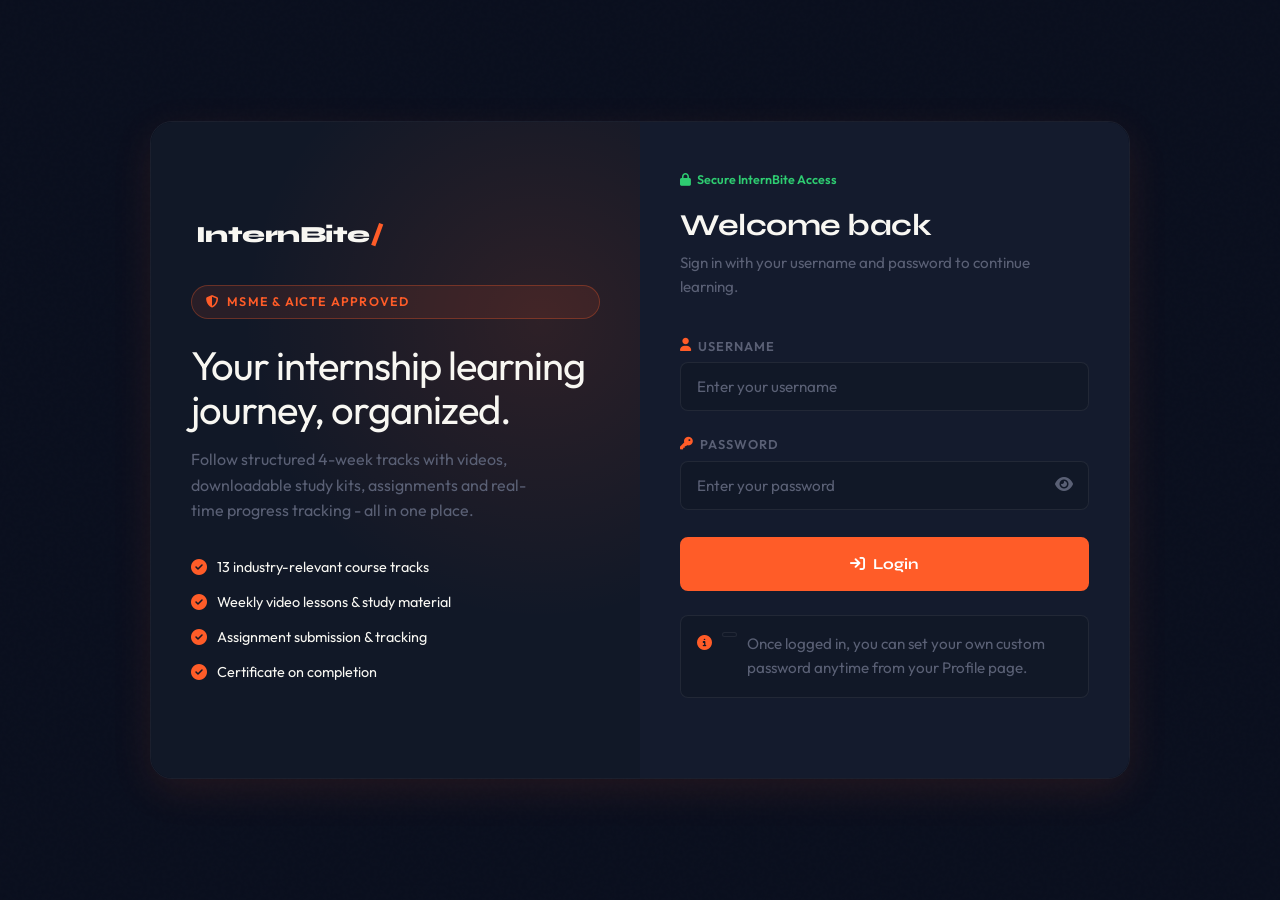
<file: lms/index.html>
<!DOCTYPE html>
<html lang="en">

<head>
    <meta charset="UTF-8">
    <meta name="viewport" content="width=device-width, initial-scale=1.0">
    <title>InternBite | Internship Learning Portal</title>
    <link rel="stylesheet" href="https://cdnjs.cloudflare.com/ajax/libs/font-awesome/6.4.0/css/all.min.css">
    <link rel="preconnect" href="https://fonts.googleapis.com">
    <link rel="preconnect" href="https://fonts.gstatic.com" crossorigin>
    <link href="https://fonts.googleapis.com/css2?family=Syne:wght@600;700;800&family=Outfit:wght@300;400;500;600;700&display=swap" rel="stylesheet">
    <style>
 
 
:root, body.light-theme {
    --bg: #f5f6f8;
    --surface: #ffffff;
    --surface-alt: #eef0f6;
    --border: #e2e6f0;
    --border-strong: #cbd2e0;
    --text: #0a0f1e;
    --text-muted: #5a6075;
    --text-faint: #8b93a8;

    --primary: #FF5C28;
    --primary-dark: #ea4b15;
    --primary-light: #FF9A6C;
    --primary-soft: rgba(255, 92, 40, 0.1);

    --accent: #FF5C28;
    --accent-dark: #ea4b15;
    --accent-soft: rgba(255, 92, 40, 0.1);

    --sidebar-bg: rgba(255, 255, 255, 0.9);
    --sidebar-hover: #f5f6f8;
    --sidebar-active: #f5f6f8;
    --sidebar-text: #5a6075;
    --sidebar-border: #e2e6f0;

    --success: #2ECC71;
    --success-soft: rgba(46, 204, 113, 0.1);
    --warning: #C8A96E;
    --danger: #FF5C5C;
    --danger-soft: rgba(255, 92, 92, 0.1);

    --r-sm: 8px;
    --r-md: 12px;
    --r-lg: 16px;
    --r-xl: 22px;

    --font-display: 'Syne', sans-serif;
    --font-body: 'Outfit', sans-serif;

    --t-fast: 0.2s ease;
    --t: 0.3s ease;
    --t-slow: 0.5s ease;

    --shadow-sm: 0 4px 12px rgba(0,0,0,0.05);
    --shadow-md: 0 8px 24px rgba(0,0,0,0.08);
    --shadow-lg: 0 12px 40px rgba(255,92,40,0.15);

    --sidebar-w: 264px;
    --topbar-h: 68px;

  
    --orange: var(--primary);
    --muted: var(--text-muted);
    --green: var(--success);
}

 
body.dark-theme {
    --bg: #0A0F1E;
    --surface: #141B2D;
    --surface-alt: #111827;
    --border: rgba(255,255,255,0.07);
    --border-strong: rgba(255,255,255,0.15);
    --text: #F8F7F2;
    --text-muted: #8B93A8;
    --text-faint: #5a6075;

    --sidebar-bg: rgba(10,15,30,0.85);
    --sidebar-hover: #1A2438;
    --sidebar-active: #1A2438;
    --sidebar-text: #8B93A8;
    --sidebar-border: rgba(255,255,255,0.07);

    --shadow-sm: 0 4px 12px rgba(0,0,0,0.2);
    --shadow-md: 0 8px 24px rgba(0,0,0,0.3);
    --shadow-lg: 0 12px 40px rgba(255,92,40,0.1);
}
 
* { margin: 0; padding: 0; box-sizing: border-box; }
html { scroll-behavior: smooth; }

body {
    font-family: var(--font-body);
    min-height: 100vh;
    background: var(--bg);
    color: var(--text);
    line-height: 1.6;
    -webkit-font-smoothing: antialiased;
    position: relative;
    transition: background-color var(--t), color var(--t);
}
 
body::before {
    content: '';
    position: fixed;
    inset: 0;
    background-image: url("data:image/svg+xml,%3Csvg viewBox='0 0 256 256' xmlns='http://www.w3.org/2000/svg'%3E%3Cfilter id='noise'%3E%3CfeTurbulence type='fractalNoise' baseFrequency='0.9' numOctaves='4' stitchTiles='stitch'/%3E%3C/filter%3E%3Crect width='100%25' height='100%25' filter='url(%23noise)' opacity='0.03'/%3E%3C/svg%3E");
    pointer-events: none;
    z-index: 0;
    opacity: 0.4;
}

h1, h2, h3, h4 { font-family: var(--font-display); line-height: 1.15; }
code { font-family: monospace; background: var(--surface-alt); padding: 0.1rem 0.4rem; border-radius: 5px; font-size: 0.85em; color: var(--primary-light); border: 1px solid var(--border); transition: background var(--t), border-color var(--t); }

.container { max-width: 1240px; margin: 0 auto; padding: 0 4%; position: relative; z-index: 2; width: 100%; }
section { padding-top: 2rem; padding-bottom: 4rem; }
.hidden { display: none !important; }
 
header#header {
    position: fixed; top: 0; left: 0; right: 0;
    height: var(--topbar-h); z-index: 200;
    background: var(--sidebar-bg);
    backdrop-filter: blur(20px); -webkit-backdrop-filter: blur(20px);
    display: grid; grid-template-columns: 44px 1fr 44px; align-items: center; gap: 0.5rem;
    padding: 0 4%; border-bottom: 1px solid var(--sidebar-border);
    transition: background var(--t), border-color var(--t);
}

.hamburger {
    grid-column: 1; display: flex; align-items: center; justify-content: center;
    width: 40px; height: 40px; background: transparent; border: none;
    color: var(--text); font-size: 1.15rem; border-radius: var(--r-sm); cursor: pointer; transition: background var(--t-fast);
}
.hamburger:hover { background: var(--surface-alt); }

.logo {
    grid-column: 2; display: inline-flex; align-items: center; justify-content: flex-start;
    text-decoration: none; justify-self: start;
}

.logo-mark { display: none; }
.logo-text { font-family: var(--font-display); font-size: 1.45rem; font-weight: 800; letter-spacing: -0.5px; color: var(--text); transition: color var(--t); }
.logo-text::after { content: '/'; color: var(--orange); font-style: normal; }

header#header .theme-toggle { grid-column: 3; justify-self: end; }
.theme-toggle {
    border: 1px solid var(--border); background: transparent; border-radius: var(--r-sm);
    width: 38px; height: 38px; display: inline-flex; align-items: center; justify-content: center;
    cursor: pointer; font-size: 0.92rem; color: var(--muted); transition: all var(--t-fast);
}
.theme-toggle:hover { color: var(--text); border-color: var(--text); }

.nav-links {
    position: fixed; top: var(--topbar-h); left: 0;
    width: min(82vw, 300px); height: calc(100vh - var(--topbar-h));
    background: var(--sidebar-bg); backdrop-filter: blur(20px);
    display: flex; flex-direction: column; gap: 0.2rem;
    padding: 1.5rem 1rem; transform: translateX(-100%); transition: transform var(--t), background var(--t), border-color var(--t);
    z-index: 199; border-right: 1px solid var(--border); overflow-y: auto;
}
.nav-links.show { transform: translateX(0); }

.nav-links a {
    display: flex; align-items: center; gap: 12px; padding: 12px 16px;
    border-radius: 8px; font-size: 0.95rem; font-weight: 500; text-decoration: none;
    color: var(--muted); transition: all 0.2s; white-space: nowrap;
}
.nav-links a i { width: 18px; text-align: center; font-size: 1rem; }
.nav-links a:hover { color: var(--text); background: var(--surface-alt); }
.nav-links a.active { color: var(--orange); background: var(--primary-soft); font-weight: 600; }
.nav-links a.nav-logout { margin-top: auto; color: var(--danger); }
.nav-links a.locked { opacity: 0.5; cursor: not-allowed; }
.nav-links a.locked:hover { background: transparent; color: var(--muted); }
.nav-links a.locked .lock-badge { margin-left: auto; font-size: 0.8rem; color: var(--text-faint); }
.nav-links a.nav-logout:hover { background: var(--danger-soft); }

@media (min-width: 993px) {
    header#header {
        top: 0; left: 0; bottom: 0; right: auto; width: var(--sidebar-w); height: 100vh;
        display: flex; flex-direction: column; align-items: flex-start;
        padding: 1.5rem 1.15rem; border-bottom: none; border-right: 1px solid var(--border);
    }
    .hamburger { display: none; }
    .logo { padding: 0 0.3rem; margin-bottom: 20px; }
    .nav-links { position: static; transform: none; width: 100%; height: auto; flex: 1; margin-top: 1rem; padding: 0; border: none; background: transparent; }
    header#header .theme-toggle { margin-top: 1rem; align-self: flex-start; }
}

header:not(.hidden) ~ .container:not(#login-page) { padding-top: calc(var(--topbar-h) + 1.4rem); }
@media (min-width: 993px) {
    header:not(.hidden) ~ .container:not(#login-page) { margin-left: var(--sidebar-w); padding-top: 2.4rem; max-width: 1180px; }
}

/* ── 6. Page headers ────────────────────────────────────────── */
.page-title { font-size: clamp(1.9rem, 3vw, 2.8rem); letter-spacing: -0.8px; display: flex; align-items: center; gap: 0.7rem; flex-wrap: wrap; margin-bottom: 1.6rem; line-height: 1.1; }
.page-title-chip {
    font-family: var(--font-body); font-size: 0.75rem; font-weight: 600; text-transform: uppercase; letter-spacing: 1px;
    background: rgba(255,92,40,0.1); border: 1px solid rgba(255,92,40,0.3); color: var(--orange); padding: 4px 12px; border-radius: 50px;
}
.page-header { display: flex; flex-direction: column; align-items: flex-start; gap: 0.9rem; margin-bottom: 2rem; }


.btn {
    position: relative; display: inline-flex; align-items: center; justify-content: center; gap: 8px;
    padding: 14px 28px; border-radius: 8px; font-size: 0.95rem; font-weight: 700; font-family: var(--font-display);
    cursor: pointer; user-select: none; white-space: nowrap; transition: all 0.22s; border: 2px solid transparent;
}
.btn-primary { background: var(--orange); color: #fff; border-color: var(--orange); }
.btn-primary:hover { background: transparent; color: var(--orange); transform: translateY(-1px); }

.btn-secondary, .btn-outline { background: transparent; color: var(--text); border-color: var(--border-strong); }
.btn-secondary:hover, .btn-outline:hover { border-color: var(--text); transform: translateY(-1px); }

.btn-success { background: var(--green); color: #fff; border-color: var(--green); }
.btn-success:hover { background: transparent; color: var(--green); }

.btn[disabled], .btn:disabled { opacity: 0.42; cursor: not-allowed; transform: none !important; }
.back-btn { margin-bottom: 0.2rem; padding: 10px 20px; font-size: 0.85rem; }


#login-page.container { max-width: 100%; padding: 0; display: flex; align-items: center; justify-content: center; min-height: 100vh; }
.login-container {
    width: 100%; max-width: 980px; display: grid; grid-template-columns: 1fr 1fr;
    border: 1px solid var(--border); border-radius: var(--r-xl); overflow: hidden; box-shadow: var(--shadow-lg); margin: 2rem;
    transition: border-color var(--t);
}

@media (max-width: 860px) {
    .login-container { grid-template-columns: 1fr; max-width: 460px; margin: 1rem; }
}

.login-hero {
    position: relative; background: var(--surface-alt); padding: 3rem 2.5rem; display: flex; flex-direction: column; justify-content: center; overflow: hidden; transition: background var(--t);
}
.login-hero::before {
    content: ''; position: absolute; width: 600px; height: 600px;
    background: radial-gradient(circle, rgba(255,92,40,0.12) 0%, transparent 70%); top: -100px; right: -200px; border-radius: 50%; pointer-events: none;
}
.login-hero > * { position: relative; z-index: 1; }
.hero-logo { margin-bottom: 2rem; }
.login-hero-badge {
    display: inline-flex; align-items: center; gap: 8px; background: rgba(255,92,40,0.1); border: 1px solid rgba(255,92,40,0.3);
    color: var(--orange); font-size: 0.78rem; font-weight: 600; letter-spacing: 1.2px; text-transform: uppercase; padding: 6px 14px; border-radius: 50px; margin-bottom: 1.5rem;
}
.login-hero-title { font-size: clamp(2rem, 3.5vw, 2.5rem); letter-spacing: -1px; margin-bottom: 1rem; line-height: 1.1; }
.login-hero-sub { font-size: 1rem; color: var(--muted); max-width: 22rem; margin-bottom: 2rem; }
.login-features { list-style: none; display: flex; flex-direction: column; gap: 12px; }
.login-features li { display: flex; align-items: center; gap: 10px; font-size: 0.9rem; color: var(--text); }
.login-features li i { color: var(--orange); font-size: 1rem; }

.login-card { background: var(--surface); padding: 3rem 2.5rem; display: flex; flex-direction: column; justify-content: center; transition: background var(--t); }
.login-badge { display: inline-flex; align-items: center; gap: 6px; font-size: 0.78rem; color: var(--green); font-weight: 600; margin-bottom: 1.1rem; }
.login-card h2 { font-size: 1.9rem; letter-spacing: -0.5px; margin-bottom: 0.5rem; }
.login-card > p { font-size: 0.95rem; color: var(--muted); margin-bottom: 2rem; }
.login-hint {
    margin-top: 1.5rem; font-size: 0.85rem; color: var(--muted); background: var(--surface-alt);
    border: 1px solid var(--border); border-radius: 8px; padding: 1rem; display: flex; align-items: flex-start; gap: 10px; transition: background var(--t), border-color var(--t);
}
.login-hint i { color: var(--orange); margin-top: 0.2rem; }

/* ── 9. Form Elements ──────────────────────────────────────── */
.form-group { margin-bottom: 1.2rem; text-align: left; }
.form-row { display: grid; grid-template-columns: 1fr 1fr; gap: 1rem; }
@media (max-width: 560px) { .form-row { grid-template-columns: 1fr; } }
.form-group label { display: inline-flex; align-items: center; gap: 6px; margin-bottom: 6px; font-weight: 600; font-size: 0.8rem; letter-spacing: 1px; text-transform: uppercase; color: var(--muted); }
.form-group label i { color: var(--orange); }
.form-group input {
    width: 100%; padding: 14px 16px; border-radius: 8px; border: 1.5px solid var(--border);
    background: var(--surface-alt); color: var(--text); font-size: 0.95rem; font-family: var(--font-body); outline: none; transition: all 0.2s;
}
.form-group input::placeholder { color: var(--text-faint); }
.form-group input:focus { border-color: var(--orange); box-shadow: 0 0 0 3px rgba(255,92,40,0.15); background: var(--surface); }
.password-container { position: relative; }
.toggle-password { position: absolute; right: 0.5rem; top: 50%; transform: translateY(-50%); border: none; background: none; color: var(--muted); cursor: pointer; font-size: 1rem; padding: 0.5rem; transition: all 0.2s; }
.toggle-password:hover { color: var(--orange); }
#login-form .btn-primary { width: 100%; margin-top: 0.5rem; padding: 16px; }

/* ── 10. Courses Grid (Landing Page Style) ─────────────────── */
.courses-grid { display: grid; grid-template-columns: repeat(auto-fill, minmax(300px, 1fr)); gap: 24px; }
.course-card {
    background: var(--surface); border: 1px solid var(--border); border-radius: 12px; overflow: hidden;
    cursor: pointer; transition: border-color 0.25s, transform 0.25s, box-shadow 0.25s, background 0.25s; display: flex; flex-direction: column;
}
.course-card:hover { border-color: rgba(255,92,40,0.5); transform: translateY(-4px); box-shadow: var(--shadow-lg); }

.course-image { position: relative; width: 100%; height: 185px; overflow: hidden; background: var(--surface-alt); transition: background var(--t); }
.course-image img { width: 100%; height: 100%; object-fit: cover; transition: transform 0.5s ease; opacity: 0.8; }
.course-card:hover .course-image img { transform: scale(1.05); opacity: 1; }

.course-image-overlay { position: absolute; top: 1rem; left: 1rem; display: flex; gap: 0.5rem; }
.course-chip {
    background: rgba(255,92,40,0.1); border: 1px solid rgba(255,92,40,0.2); color: var(--orange); backdrop-filter: blur(4px);
    font-size: 0.7rem; font-weight: 600; text-transform: uppercase; letter-spacing: 0.8px; padding: 3px 10px; border-radius: 50px;
}

.course-content { padding: 22px; display: flex; flex-direction: column; flex: 1; }
.course-content h3 {
    font-size: 1.15rem; margin-bottom: 8px; line-height: 1.35; font-weight: 700;
    display: -webkit-box; -webkit-line-clamp: 2; -webkit-box-orient: vertical;
    overflow: hidden; text-overflow: ellipsis; word-break: break-word; min-height: 2.7em;
}
.course-content p { font-size: 0.85rem; color: var(--muted); margin-bottom: 16px; line-height: 1.6; display: -webkit-box; -webkit-line-clamp: 2; -webkit-box-orient: vertical; overflow: hidden; word-break: break-word; flex: 1; }

.progress-container { margin-bottom: 16px; }
.progress-label { display: flex; justify-content: space-between; font-size: 0.8rem; color: var(--muted); margin-bottom: 8px; text-transform: none; font-weight: 400; }
.progress-bar { height: 6px; border-radius: 50px; background: rgba(139, 147, 168, 0.15); overflow: hidden; }
.progress-fill { height: 100%; border-radius: 50px; background: linear-gradient(90deg, var(--orange), #FF9A6C); transition: width 0.8s ease; }

.continue-btn {
    width: 100%; text-align: center; background: transparent; color: var(--orange); border: 1.5px solid rgba(255,92,40,0.4);
    padding: 10px; border-radius: 8px; font-family: var(--font-display); font-size: 0.88rem; font-weight: 700; transition: all 0.2s;
}
.course-card:hover .continue-btn { background: var(--orange); color: #fff; border-color: var(--orange); }

/* ── 11. Course / Weeks Page ───────────────────────────────── */
.weeks-container { display: flex; flex-direction: column; gap: 20px; }
.week-card { background: var(--surface); border: 1px solid var(--border); border-radius: 12px; overflow: hidden; transition: border-color 0.2s, background 0.2s; }
.week-card:hover { border-color: rgba(255,255,255,0.15); }
.week-header { display: flex; align-items: center; justify-content: space-between; padding: 18px 22px; background: var(--surface-alt); border-bottom: 1px solid var(--border); transition: background 0.2s; }
.week-header h3 { font-size: 1.1rem; }
.week-header span {
    font-size: 0.75rem; font-weight: 600; display: inline-flex; align-items: center; gap: 6px; padding: 4px 12px; border-radius: 50px;
    background: rgba(255,92,40,0.1); color: var(--orange); border: 1px solid rgba(255,92,40,0.2);
}
.week-header:not(.locked) span:has(.fa-check-circle) { background: rgba(46, 204, 113, 0.1); color: var(--green); border-color: rgba(46, 204, 113, 0.2); }
.week-header.locked span { background: rgba(255, 92, 92, 0.1); color: var(--danger); border-color: rgba(255, 92, 92, 0.2); }
.week-header.locked { opacity: 0.6; }
.week-content { padding: 22px; }
.video-container {
    position: relative; width: 100%; max-width: 760px; aspect-ratio: 16/9; border-radius: 12px;
    overflow: hidden; background: #000; margin: 0 auto 20px; border: 1px solid var(--border);
}
.video-container iframe { width: 100%; height: 100%; border: none; display: block; }
.locked-overlay { position: absolute; inset: 0; background: rgba(10, 15, 30, 0.85); display: flex; align-items: center; justify-content: center; color: var(--muted); font-size: 2rem; }

.actions { display: flex; flex-wrap: wrap; gap: 12px; align-items: center; max-width: 760px; margin: 0 auto; }
.actions .assignment-input {
    flex: 1 1 200px; padding: 12px 16px; border-radius: 8px; border: 1.5px solid var(--border);
    background: var(--surface-alt); color: var(--text); font-size: 0.9rem; outline: none; transition: all 0.2s;
}
.actions .assignment-input:focus { border-color: var(--orange); box-shadow: 0 0 0 3px rgba(255,92,40,0.15); }
.actions .assignment-input:disabled { opacity: 0.5; cursor: not-allowed; }
.actions .btn { padding: 12px 20px; font-size: 0.85rem; }

/* ── 12. Profile Page ──────────────────────────────────────── */
.profile-container { display: grid; grid-template-columns: 1fr 1fr; gap: 24px; align-items: start; }
@media (max-width: 860px) { .profile-container { grid-template-columns: 1fr; } }
.profile-container > .security-card { grid-column: 1 / -1; }
.profile-card, .analytics-card, .security-card { background: var(--surface); border: 1px solid var(--border); border-radius: 12px; padding: 28px; transition: background var(--t); }
.profile-card { display: flex; flex-direction: column; align-items: center; text-align: center; gap: 16px; }

.profile-picture {
    position: relative; width: 100px; height: 100px; border-radius: 50%;
    background: linear-gradient(135deg, var(--orange), #FF9A6C); color: #fff;
    display: flex; align-items: center; justify-content: center; font-size: 2.5rem; overflow: hidden; cursor: pointer;
}
.profile-picture img { width: 100%; height: 100%; object-fit: cover; }
.change-photo {
    position: absolute; inset: 0; background: rgba(10, 15, 30, 0.75); color: #fff; font-size: 0.75rem; font-weight: 700;
    display: flex; align-items: center; justify-content: center; text-align: center; opacity: 0; transition: opacity 0.2s;
}
.profile-picture:hover .change-photo { opacity: 1; }
.profile-info h2 { font-size: 1.3rem; margin-bottom: 4px; }
.profile-info p { font-size: 0.9rem; color: var(--muted); margin-bottom: 16px; }

.analytics-card h3, .security-card h3 { font-size: 1.2rem; margin-bottom: 20px; display: flex; align-items: center; gap: 10px; }
.analytics-card h3 i, .security-card h3 i { color: var(--orange); }
.security-note { font-size: 0.9rem; color: var(--muted); margin-bottom: 20px; line-height: 1.6; }
.course-progress { margin-bottom: 20px; }
.course-progress-header { display: flex; justify-content: space-between; font-size: 0.9rem; margin-bottom: 8px; color: var(--text); }
.data-actions { display: flex; gap: 12px; flex-wrap: wrap; margin-top: 24px; padding-top: 24px; border-top: 1px solid var(--border); }

/* ── 13. Notification Toast ────────────────────────────────── */
.notification {
    position: fixed; bottom: 20px; right: 20px; max-width: min(380px, calc(100vw - 40px));
    background: var(--surface-alt); color: var(--text); padding: 16px 20px; border-radius: 8px;
    font-size: 0.9rem; font-weight: 500; box-shadow: 0 8px 32px rgba(0,0,0,0.15); border: 1px solid var(--border);
    transform: translateY(150%); opacity: 0; transition: all 0.3s cubic-bezier(0.16, 1, 0.3, 1); z-index: 500; border-left: 4px solid var(--orange);
}
.notification.show { transform: translateY(0); opacity: 1; }
.notification.error { border-left-color: var(--danger); }

/* ── 15. Polish Layer: Scrollbars, Modals ──────────────────── */
::selection { background: rgba(255,92,40,0.3); color: var(--text); }
:focus-visible { outline: 2px solid var(--orange); outline-offset: 2px; border-radius: 4px; }

::-webkit-scrollbar { width: 8px; height: 8px; }
::-webkit-scrollbar-track { background: var(--bg); }
::-webkit-scrollbar-thumb { background: var(--border-strong); border-radius: 10px; border: 1px solid var(--bg); }
::-webkit-scrollbar-thumb:hover { background: var(--text-faint); }

@keyframes fadeUp { from { opacity: 0; transform: translateY(20px); } to { opacity: 1; transform: translateY(0); } }
section.container:not(.hidden) { animation: fadeUp 0.4s cubic-bezier(0.22,1,0.36,1) both; }

.nav-backdrop {
    position: fixed; inset: 0; background: rgba(10, 15, 30, 0.6); backdrop-filter: blur(4px);
    z-index: 198; opacity: 0; pointer-events: none; transition: opacity 0.3s;
}
.nav-backdrop.show { opacity: 1; pointer-events: auto; }
@media (min-width: 993px) { .nav-backdrop { display: none; } }

.modal-overlay {
    position: fixed; inset: 0; z-index: 600; background: rgba(10, 15, 30, 0.7); backdrop-filter: blur(5px);
    display: flex; align-items: center; justify-content: center; padding: 20px; opacity: 0; pointer-events: none; transition: opacity 0.3s;
}
.modal-overlay.show { opacity: 1; pointer-events: auto; }
.modal-card {
    width: 100%; max-width: 440px; background: var(--surface); border: 1px solid var(--border);
    border-radius: 16px; box-shadow: var(--shadow-lg); padding: 36px 32px;
    transform: translateY(20px) scale(0.97); transition: all 0.4s cubic-bezier(0.16, 1, 0.3, 1);
}
.modal-overlay.show .modal-card { transform: translateY(0) scale(1); }
.modal-icon {
    width: 54px; height: 54px; border-radius: 12px; background: rgba(255,92,40,0.1); border: 1px solid rgba(255,92,40,0.2);
    color: var(--orange); display: flex; align-items: center; justify-content: center; font-size: 1.5rem; margin-bottom: 20px;
}
.modal-card h3 { font-size: 1.4rem; margin-bottom: 8px; }
.modal-card > p { font-size: 0.95rem; color: var(--muted); line-height: 1.6; margin-bottom: 24px; }
.modal-actions { display: flex; gap: 12px; margin-top: 10px; }
.modal-actions .btn { flex: 1; padding: 14px; }

    </style>
</head>

<body>

    <header id="header" class="hidden">
        <button class="hamburger" id="hamburger-btn">
            <i class="fas fa-bars"></i>
        </button>
        <div class="logo">
            <span class="logo-mark">IB</span>
            <span class="logo-text">InternBite</span>
        </div>
        <nav class="nav-links">
            <a href="#" id="dashboard-link" class="active"><i class="fas fa-table-cells-large"></i><span>Dashboard</span></a>
            <a href="studentbenefit.html" id="benefits-link"><i class="fas fa-gift"></i><span>Student Benefits</span></a>
            <a href="#" id="profile-link"><i class="fas fa-circle-user"></i><span>Profile</span></a>
            <a href="https://roadmap.sh" target="_blank" id="roadmap-link"><i class="fas fa-diagram-project"></i><span>Roadmap</span></a>
            <a href="#" id="resume-link"><i class="fas fa-file-lines"></i><span>Resume Builder</span></a>
            <a href="#" id="quiz-link"><i class="fas fa-circle-question"></i><span>Take Quiz</span><i class="fas fa-lock lock-badge"></i></a>
            <a href="#" id="logout-link" class="nav-logout"><i class="fas fa-arrow-right-from-bracket"></i><span>Logout</span></a>
        </nav>
        <button class="theme-toggle" id="theme-toggle">
            <i class="fas fa-moon"></i>
        </button>
    </header>

    <div class="nav-backdrop" id="nav-backdrop"></div>

    <section id="login-page" class="container">
        <div class="login-container">
            <div class="login-hero">
                <div class="logo hero-logo">
                    <span class="logo-mark">IB</span>
                    <span class="logo-text">InternBite</span>
                </div>
                <div class="login-hero-badge"><i class="fas fa-shield-halved"></i> MSME &amp; AICTE Approved</div>
                <div class="login-hero-title">Your internship learning journey, organized.</div>
                <div class="login-hero-sub">
                    Follow structured 4-week tracks with videos, downloadable study kits, assignments and real-time progress tracking - all in one place.
                </div>
                <ul class="login-features">
                    <li><i class="fas fa-circle-check"></i> 13 industry-relevant course tracks</li>
                    <li><i class="fas fa-circle-check"></i> Weekly video lessons &amp; study material</li>
                    <li><i class="fas fa-circle-check"></i> Assignment submission &amp; tracking</li>
                    <li><i class="fas fa-circle-check"></i> Certificate on completion</li>
                </ul>
            </div>
            <div class="login-card">
                <div class="login-badge">
                    <i class="fas fa-lock"></i> Secure InternBite Access
                </div>
                <h2>Welcome back</h2>
                <p>Sign in with your username and password to continue learning.</p>
                <form id="login-form">
                    <div class="form-group">
                        <label for="username"><i class="fas fa-user"></i> Username</label>
                        <input type="text" id="username" placeholder="Enter your username" required>
                    </div>
                    <div class="form-group">
                        <label for="password"><i class="fas fa-key"></i> Password</label>
                        <div class="password-container">
                            <input type="password" id="password" placeholder="Enter your password" required>
                            <button type="button" class="toggle-password" id="toggle-password">
                                <i class="fas fa-eye"></i>
                            </button>
                        </div>
                    </div>
                    <button type="submit" class="btn btn-primary">
                        <i class="fas fa-arrow-right-to-bracket"></i> Login
                    </button>
                </form>
                <p class="login-hint">
                    <i class="fas fa-circle-info"></i>
                     <code></code>Once logged in, you can set your own custom password anytime from your Profile page.
                </p>
            </div>
        </div>
    </section>

    <section id="dashboard-page" class="container hidden">
        <h1 class="page-title">
            My Courses
            <span class="page-title-chip">Student View</span>
        </h1>
        <div class="courses-grid" id="courses-container">
            </div>
    </section>

    <section id="course-page" class="container hidden">
        <div class="page-header">
            <button class="btn btn-outline back-btn" id="back-to-dashboard">
                <i class="fas fa-arrow-left"></i> Back to Dashboard
            </button>
            <h1 class="page-title" id="course-title">Course Title</h1>
        </div>
        <div class="weeks-container" id="weeks-container">
            </div>
    </section>

    <section id="profile-page" class="container hidden">
        <h1 class="page-title">
            My Profile
            <span class="page-title-chip">Progress &amp; Analytics</span>
        </h1>
        <div class="profile-container">
            <div class="profile-card">
                <div class="profile-picture" id="profile-picture">
                    <i class="fas fa-user"></i>
                    <div class="change-photo" id="change-photo-btn">Change Photo</div>
                </div>
                <div class="profile-info">
                    <h2 id="profile-name">Student Name</h2>
                    <p id="profile-email">student@example.com</p>
                    <button class="btn btn-outline" id="edit-profile-btn">
                        <i class="fas fa-pen"></i> Edit Profile
                    </button>
                </div>
            </div>
            <div class="analytics-card">
                <h3><i class="fas fa-chart-line"></i> Course Analytics</h3>
                <div id="profile-courses">
                    </div>
                <div class="data-actions">
                    <button class="btn btn-primary" id="export-data">
                        <i class="fas fa-download"></i> Export Data
                    </button>
                    <button class="btn btn-outline" id="import-data">
                        <i class="fas fa-upload"></i> Import Data
                    </button>
                    <input type="file" id="import-file" class="hidden" accept=".json">
                </div>
            </div>
            <div class="security-card">
                <h3><i class="fas fa-shield-halved"></i> Change Password</h3>
                <p class="security-note">
                    By default your password is <code>username@internbite123</code>. Set a custom password below to make your account more secure - you can update it anytime.
                </p>
                <form id="change-password-form">
                    <div class="form-group">
                        <label for="current-password"><i class="fas fa-key"></i> Current Password</label>
                        <div class="password-container">
                            <input type="password" id="current-password" placeholder="Enter current password" required>
                            <button type="button" class="toggle-password" id="toggle-current-password">
                                <i class="fas fa-eye"></i>
                            </button>
                        </div>
                    </div>
                    <div class="form-row">
                        <div class="form-group">
                            <label for="new-password"><i class="fas fa-lock"></i> New Password</label>
                            <input type="password" id="new-password" placeholder="Min. 6 characters" required minlength="6">
                        </div>
                        <div class="form-group">
                            <label for="confirm-password"><i class="fas fa-lock"></i> Confirm Password</label>
                            <input type="password" id="confirm-password" placeholder="Re-enter new password" required minlength="6">
                        </div>
                    </div>
                    <button type="submit" class="btn btn-primary">
                        <i class="fas fa-check"></i> Update Password
                    </button>
                </form>
            </div>
        </div>
    </section>

    <div class="notification" id="notification">
        Operation completed successfully!
    </div>

    <input type="file" id="profile-picture-input" class="hidden" accept="image/*">

    <div class="modal-overlay" id="password-setup-modal">
        <div class="modal-card">
            <div class="modal-icon"><i class="fas fa-key"></i></div>
            <h3>Set your own password</h3>
            <p>You're currently signed in with the default password. Set a personal password now so only you can access your account - or skip and do it later from your Profile page.</p>
            <form id="password-setup-form">
                <div class="form-group">
                    <label for="setup-new-password"><i class="fas fa-lock"></i> New Password</label>
                    <div class="password-container">
                        <input type="password" id="setup-new-password" placeholder="Min. 6 characters" required minlength="6">
                        <button type="button" class="toggle-password" id="toggle-setup-new-password">
                            <i class="fas fa-eye"></i>
                        </button>
                    </div>
                </div>
                <div class="form-group">
                    <label for="setup-confirm-password"><i class="fas fa-lock"></i> Confirm Password</label>
                    <div class="password-container">
                        <input type="password" id="setup-confirm-password" placeholder="Re-enter new password" required minlength="6">
                        <button type="button" class="toggle-password" id="toggle-setup-confirm-password">
                            <i class="fas fa-eye"></i>
                        </button>
                    </div>
                </div>
                <div class="modal-actions">
                    <button type="button" class="btn btn-outline" id="password-setup-skip">Skip for now</button>
                    <button type="submit" class="btn btn-primary"><i class="fas fa-check"></i> Set Password</button>
                </div>
            </form>
        </div>
    </div>

    <script>
     
        const LMS = {
            // Current user
            currentUser: null,
            
           
            courseCatalog: [{
                id: 'c-programming',
                title: 'C Programming',
                description: 'Master the fundamentals of C programming language',
                pdfFiles: {
                    1: 'study_materials/c-programming/week 1.zip',
                    2: 'study_materials/c-programming/week 2.zip',
                    3: 'study_materials/c-programming/week 3.zip',
                    4: 'study_materials/c-programming/week 4.zip'
                },
                youtubeVideos: {
                    1: 'https://www.youtube.com/embed/KJgsSFOSQv0',
                    2: 'https://www.youtube.com/embed/87SH2Cn0s9A',
                    3: 'https://www.youtube.com/embed/irqbmMNs2Bo',
                    4: 'https://www.youtube.com/embed/Bz4MxDeEM6k'
                }
            }, {
                id: 'cpp',
                title: 'C++ Programming',
                description: 'Learn object-oriented programming with C++',
                pdfFiles: {
                    1: 'study_materials/cpp/week 1.zip',
                    2: 'study_materials/cpp/week 2.zip',
                    3: 'study_materials/cpp/week 3.zip',
                    4: 'study_materials/cpp/week 4.zip'
                },
                youtubeVideos: {
                    1: 'https://www.youtube.com/embed/-TkoO8Z07hI',
                    2: 'https://www.youtube.com/embed/vLnPwxZdW4Y',
                    3: 'https://www.youtube.com/embed/ZzaPdXTrSb8',
                    4: 'https://www.youtube.com/embed/iVLQeWbgbXs'
                }
            }, {
                id: 'python',
                title: 'Python Programming',
                description: 'Start your journey with versatile Python language',
                pdfFiles: {
                    1: 'study_materials/python/week 1.zip',
                    2: 'study_materials/python/week 2.zip',
                    3: 'study_materials/python/week 3.zip',
                    4: 'study_materials/python/week 4.zip'
                },
                youtubeVideos: {
                    1: 'https://www.youtube.com/embed/rfscVS0vtbw',
                    2: 'https://www.youtube.com/embed/HeW-D6KpDwY',
                    3: 'https://www.youtube.com/embed/8ext9G7xspg',
                    4: 'https://www.youtube.com/embed/fqF9M92jzUo'
                }
            }, {
                id: 'web-dev',
                title: 'Web Development',
                description: 'Build websites with HTML, CSS, and JavaScript',
                pdfFiles: {
                    1: 'study_materials/web-dev/week 1.zip',
                    2: 'study_materials/web-dev/week 2.zip',
                    3: 'study_materials/web-dev/week 3.zip',
                    4: 'study_materials/web-dev/week 4.zip'
                },
                youtubeVideos: {
                    1: 'https://www.youtube.com/embed/kUMe1FH4CHE',
                    2: 'https://www.youtube.com/embed/HGTJBPNC-Gw',
                    3: 'https://www.youtube.com/embed/PkZNo7MFNFg',
                    4: 'https://www.youtube.com/embed/krfUjg0S2uI'
                }
            }, {
                id: 'data-science',
                title: 'Data Science with Python',
                description: 'Analyze and visualize data using Python',
                pdfFiles: {
                    1: 'study_materials/data-science/week 1.zip',
                    2: 'study_materials/data-science/week 2.zip',
                    3: 'study_materials/data-science/week 3.zip',
                    4: 'study_materials/data-science/week 4.zip'
                },
                youtubeVideos: {
                    1: 'https://www.youtube.com/embed/ua-CiDNNj30',
                    2: 'https://www.youtube.com/embed/r-uOLxNrNk8',
                    3: 'https://www.youtube.com/embed/aircAruvnKk',
                    4: 'https://www.youtube.com/embed/LHBE6Q9XlzI'
                }
            }, {
                id: 'ml-ai',
                title: 'Machine Learning & AI',
                description: 'Introduction to ML algorithms and AI concepts',
                pdfFiles: {
                    1: 'study_materials/ml-ai/week 1.zip',
                    2: 'study_materials/ml-ai/week 2.zip',
                    3: 'study_materials/ml-ai/week 3.zip',
                    4: 'study_materials/ml-ai/week 4.zip'
                },
                youtubeVideos: {
                    1: 'https://www.youtube.com/embed/7eh4d6sabA0',
                    2: 'https://www.youtube.com/embed/VCJdg7YBbAQ',
                    3: 'https://www.youtube.com/embed/i_LwzRVP7bg',
                    4: 'https://www.youtube.com/embed/Hr06nSA-qww'
                }
            }, {
                id: 'mern',
                title: 'Full Stack Web Development (MERN)',
                description: 'Build modern web apps with MongoDB, Express, React, Node.js',
                pdfFiles: {
                    1: 'study_materials/mern/week 1.zip',
                    2: 'study_materials/mern/week 2.zip',
                    3: 'study_materials/mern/week 3.zip',
                    4: 'study_materials/mern/week 4.zip'
                },
                youtubeVideos: {
                    1: 'https://www.youtube.com/embed/98BzS5Oz5E4',
                    2: 'https://www.youtube.com/embed/CvCiNeLnZ00',
                    3: 'https://www.youtube.com/embed/RGKi6LSPDLU',
                    4: 'https://www.youtube.com/embed/XuFDcZABiDQ'
                }
            }, {
                id: 'java',
                title: 'Java Programming',
                description: 'Learn Java with OOP concepts and real projects',
                pdfFiles: {
                    1: 'study_materials/java/week 1.zip',
                    2: 'study_materials/java/week 2.zip',
                    3: 'study_materials/java/week 3.zip',
                    4: 'study_materials/java/week 4.zip'
                },
                youtubeVideos: {
                    1: 'https://www.youtube.com/embed/xk4_1vDrzzo',
                    2: 'https://www.youtube.com/embed/eTXd89t8ngI',
                    3: 'https://www.youtube.com/embed/5o3fMLPY7qY',
                    4: 'https://www.youtube.com/embed/UmnCZ7-9yDY'
                }
            }, {
                id: 'dsa',
                title: 'Data Structures & Algorithms',
                description: 'Master essential DSA concepts for coding interviews',
                pdfFiles: {
                    1: 'study_materials/dsa/week 1.zip',
                    2: 'study_materials/dsa/week 2.zip',
                    3: 'study_materials/dsa/week 3.zip',
                    4: 'study_materials/dsa/week 4.zip'
                },
                youtubeVideos: {
                    1: 'https://www.youtube.com/embed/8hly31xKli0',
                    2: 'https://www.youtube.com/embed/RBSGKlAvoiM',
                    3: 'https://www.youtube.com/embed/nqowUJzG-iM',
                    4: 'https://www.youtube.com/embed/0IAPZzGSbME'
                }
            }, {
                id: 'flutter',
                title: 'Mobile App Development (Flutter)',
                description: 'Build cross-platform mobile apps with Flutter',
                pdfFiles: {
                    1: 'study_materials/flutter/week 1.zip',
                    2: 'study_materials/flutter/week 2.zip',
                    3: 'study_materials/flutter/week 3.zip',
                    4: 'study_materials/flutter/week 4.zip'
                },
                youtubeVideos: {
                    1: 'https://www.youtube.com/embed/1ukSR1GRtMU',
                    2: 'https://www.youtube.com/embed/x0uinJvhNxI',
                    3: 'https://www.youtube.com/embed/VPvVD8t02U8',
                    4: 'https://www.youtube.com/embed/D4nhaszNW4o'
                }
            }, {
                id: 'aws',
                title: 'Cloud Computing with AWS',
                description: 'Deploy and manage applications on AWS cloud',
                pdfFiles: {
                    1: 'study_materials/aws/week1.zip',
                    2: 'study_materials/aws/week2.zip',
                    3: 'study_materials/aws/week3.zip',
                    4: 'study_materials/aws/week4.zip'
                },
                youtubeVideos: {
                    1: 'https://www.youtube.com/embed/ubCNZRNjhyo',
                    2: 'https://www.youtube.com/embed/3hLmDS179YE',
                    3: 'https://www.youtube.com/embed/Tg2krHXHzBc',
                    4: 'https://www.youtube.com/embed/3jZ5vnv-LZc'
                }
            }, {
                id: 'data-analyst',
                title: 'Data Analyst',
                description: 'Become a data analyst with statistical and visualization skills',
                pdfFiles: {
                    1: 'study_materials/data-analyst/week 1.zip',
                    2: 'study_materials/data-analyst/week 2.zip',
                    3: 'study_materials/data-analyst/week 3.zip',
                    4: 'study_materials/data-analyst/week 4.zip'
                },
                youtubeVideos: {
                    1: 'https://www.youtube.com/embed/NMuV2o9yrE4',
                    2: 'https://www.youtube.com/embed/7mz73uXD9DA',
                    3: 'https://www.youtube.com/embed/rfscVS0vtbw',
                    4: 'https://www.youtube.com/embed/3u7MQz1EyPY'
                }
            }, {
                id: 'power-bi',
                title: 'Power BI',
                description: 'Create interactive dashboards and business intelligence reports',
                pdfFiles: {
                    1: 'study_materials/power-bi/week 1.zip',
                    2: 'study_materials/power-bi/week 2.zip',
                    3: 'study_materials/power-bi/week 3.zip',
                    4: 'study_materials/power-bi/week 4.zip'
                },
                youtubeVideos: {
                    1: 'https://www.youtube.com/embed/3u7MQz1EyPY',
                    2: 'https://www.youtube.com/embed/AGrl-H87pRU',
                    3: 'https://www.youtube.com/embed/5X5LWcLtkzg',
                    4: 'https://www.youtube.com/embed/mmxVCFceQgU'
                }
            }],
            
            
            init: function() {
                this.loadTheme();
                this.bindEvents();
                this.checkAuthStatus();
                
             
                if (!this.currentUser) {
                    this.showPage('login-page');
                    document.getElementById('header').classList.add('hidden');
                }
                
              
                window.addEventListener('storage', this.handleStorageEvent.bind(this));
                
               
                window.addEventListener('popstate', (e) => {
                    if (e.state && e.state.page) {
                        LMS.showPage(e.state.page, false);
                    } else {
                        LMS.showPage('dashboard-page', false);
                    }
                });
            },
            
            isValidDriveLink: function (url) {
                const driveRegex = /^(https:\/\/)?(drive\.google\.com)\/(file\/d\/|open\?id=|drive\/folders\/)/i;
                return driveRegex.test(url);
            },
            
          
loadTheme: function() {
   
    
    const isLoggedIn = !!localStorage.getItem('InternBite-current-user');
    const savedTheme = localStorage.getItem('InternBite-theme') || 'dark';
    const themeToApply = isLoggedIn ? savedTheme : 'dark';
    document.body.className = `${themeToApply}-theme`;
    this.updateThemeIcon(themeToApply);
},
         
updateThemeIcon: function(theme) {
    const themeIcon = document.querySelector('#theme-toggle i');
    themeIcon.className = theme === 'light' ? 'fas fa-moon' : 'fas fa-sun';
},
           
            bindEvents: function() {
               
                document.getElementById('theme-toggle').addEventListener('click', this.toggleTheme.bind(this));
                
              
                document.getElementById('login-form').addEventListener('submit', this.handleLogin.bind(this));
                
               
                document.getElementById('toggle-password').addEventListener('click', () => {
                    this.togglePasswordVisibility('password', 'toggle-password');
                });
                
                
                document.getElementById('change-password-form').addEventListener('submit', this.changePassword.bind(this));
                
                
                document.getElementById('toggle-current-password').addEventListener('click', () => {
                    this.togglePasswordVisibility('current-password', 'toggle-current-password');
                });
                
              
                document.getElementById('dashboard-link').addEventListener('click', (e) => {
                    e.preventDefault();
                    this.showPage('dashboard-page', true);
                    this.updateNavActive('dashboard-link');
                    this.renderDashboard();
                });
                
                document.getElementById('profile-link').addEventListener('click', (e) => {
                    e.preventDefault();
                    this.showPage('profile-page');
                    this.updateNavActive('profile-link');
                    this.renderProfile();
                });
                
                 
                document.getElementById('resume-link').addEventListener('click', (e) => {
                    e.preventDefault();
                    window.location.href = 'resume-builder.html';
                });
                
                
                document.getElementById('quiz-link').addEventListener('click', (e) => {
                    e.preventDefault();
                    if (e.currentTarget.classList.contains('locked')) {
                        this.showNotification('Complete Week 4 of any course to unlock the Quiz section.', true);
                        return;
                    }
                    window.location.href = 'project-root/index.html';
                });
                
                document.getElementById('logout-link').addEventListener('click', (e) => {
                    e.preventDefault();
                    this.handleLogout();
                });
                
                
                document.getElementById('back-to-dashboard').addEventListener('click', () => {
                    this.showPage('dashboard-page');
                    this.updateNavActive('dashboard-link');
                });
                
 
                document.getElementById('export-data').addEventListener('click', this.exportData.bind(this));
                document.getElementById('import-data').addEventListener('click', () => {
                    document.getElementById('import-file').click();
                });
                
                document.getElementById('import-file').addEventListener('change', this.importData.bind(this));
                
                 
                document.getElementById('change-photo-btn').addEventListener('click', () => {
                    document.getElementById('profile-picture-input').click();
                });
                
                document.getElementById('profile-picture-input').addEventListener('change', this.changeProfilePicture.bind(this));
                
                 
                document.getElementById('edit-profile-btn').addEventListener('click', this.editProfile.bind(this));
                
            
                document.getElementById('hamburger-btn').addEventListener('click', () => {
                    document.querySelector('.nav-links').classList.toggle('show');
                    const backdrop = document.getElementById('nav-backdrop');
                    if (backdrop) backdrop.classList.toggle('show');
                });
                
                
                document.querySelectorAll('.nav-links a').forEach(link => {
                    link.addEventListener('click', () => {
                        document.querySelector('.nav-links').classList.remove('show');
                        const backdrop = document.getElementById('nav-backdrop');
                        if (backdrop) backdrop.classList.remove('show');
                    });
                });
                
                
                const navBackdrop = document.getElementById('nav-backdrop');
                if (navBackdrop) {
                    navBackdrop.addEventListener('click', () => {
                        document.querySelector('.nav-links').classList.remove('show');
                        navBackdrop.classList.remove('show');
                    });
                }
                
              
                const passwordSetupForm = document.getElementById('password-setup-form');
                if (passwordSetupForm) {
                    passwordSetupForm.addEventListener('submit', this.handlePasswordSetup.bind(this));
                }
                const passwordSetupSkip = document.getElementById('password-setup-skip');
                if (passwordSetupSkip) {
                    passwordSetupSkip.addEventListener('click', () => this.closePasswordSetupPrompt());
                }
                const toggleSetupNew = document.getElementById('toggle-setup-new-password');
                if (toggleSetupNew) {
                    toggleSetupNew.addEventListener('click', () => {
                        this.togglePasswordVisibility('setup-new-password', 'toggle-setup-new-password');
                    });
                }
                const toggleSetupConfirm = document.getElementById('toggle-setup-confirm-password');
                if (toggleSetupConfirm) {
                    toggleSetupConfirm.addEventListener('click', () => {
                        this.togglePasswordVisibility('setup-confirm-password', 'toggle-setup-confirm-password');
                    });
                }
            },
            
             
            togglePasswordVisibility: function(inputId = 'password', buttonId = 'toggle-password') {
                const passwordInput = document.getElementById(inputId);
                const toggleButton = document.getElementById(buttonId);
                
                if (passwordInput.type === 'password') {
                    passwordInput.type = 'text';
                    toggleButton.innerHTML = '<i class="fas fa-eye-slash"></i>';
                } else {
                    passwordInput.type = 'password';
                    toggleButton.innerHTML = '<i class="fas fa-eye"></i>';
                }
            },
            
toggleTheme: function() {
    const currentTheme = document.body.classList.contains('dark-theme') ? 'dark' : 'light';
    const newTheme = currentTheme === 'dark' ? 'light' : 'dark';
    
    document.body.classList.remove(`${currentTheme}-theme`);
    document.body.classList.add(`${newTheme}-theme`);
    
    localStorage.setItem('InternBite-theme', newTheme);
    this.updateThemeIcon(newTheme);
},
            
           
            handleLogin: function(e) {
                e.preventDefault();
                
                const username = document.getElementById('username').value.trim();
                const password = document.getElementById('password').value;
                
                if (!username || !password) return;
                
                const users = JSON.parse(localStorage.getItem('InternBite-users')) || {};
                const existingUser = users[username];
                
               
                if (existingUser && existingUser.customPassword) {
                    if (password === existingUser.customPassword) {
                        this.authenticateUser(username, existingUser.role || 'full');
                    } else {
                        this.showNotification('Invalid credentials. Please try again.', true);
                    }
                    return;
                }
                
            
                if (password === `${username}@internbite123`) {
                    this.authenticateUser(username, 'full');
                } 
               
                else if (password === `${username}@internbite2026`) {
                    this.authenticateUser(username, 'restricted');
                } 
                else {
                    this.showNotification('Invalid credentials. Please try again.', true);
                }
            },
            
            authenticateUser: function(username, role = 'full') {
                let users = JSON.parse(localStorage.getItem('InternBite-users')) || {};
                
                
                if (!users[username]) {
                    users[username] = this.createNewUser(username);
                }
                
               
                users[username].role = role;
                localStorage.setItem('InternBite-users', JSON.stringify(users));
                
               
                this.currentUser = users[username];
                localStorage.setItem('InternBite-current-user', username);
                
              
                document.getElementById('header').classList.remove('hidden');
                this.showPage('dashboard-page');
                this.updateNavActive('dashboard-link');
                this.renderDashboard();
                
                
                this.applyAccessControls();
                this.updateQuizLockState();
                
                this.showNotification(`Welcome back, ${username}!`);
                
               
                if (!this.currentUser.customPassword) {
                    setTimeout(() => this.showPasswordSetupPrompt(), 450);
                }
            },
            
        
            showPasswordSetupPrompt: function() {
                const modal = document.getElementById('password-setup-modal');
                if (!modal) return;
                const form = document.getElementById('password-setup-form');
                if (form) form.reset();
                modal.classList.add('show');
            },
            
           
            closePasswordSetupPrompt: function() {
                const modal = document.getElementById('password-setup-modal');
                if (modal) modal.classList.remove('show');
            },
            
           
            handlePasswordSetup: function(e) {
                e.preventDefault();
                
                const newInput = document.getElementById('setup-new-password').value;
                const confirmInput = document.getElementById('setup-confirm-password').value;
                
                if (newInput.length < 6) {
                    this.showNotification('Password must be at least 6 characters', true);
                    return;
                }
                
                if (newInput !== confirmInput) {
                    this.showNotification('Passwords do not match', true);
                    return;
                }
                
                this.currentUser.customPassword = newInput;
                this.saveUserData();
                this.closePasswordSetupPrompt();
                this.showNotification('Password set! Use it the next time you log in.');
            },
            
          
            updateQuizLockState: function() {
                const quizLink = document.getElementById('quiz-link');
                if (!quizLink || !this.currentUser || !this.currentUser.courseProgress) return;

                const anyCourseWeek4Complete = Object.values(this.currentUser.courseProgress)
                    .some(progress => progress.weeks && progress.weeks[4] && progress.weeks[4].completed);

                quizLink.classList.toggle('locked', !anyCourseWeek4Complete);
            },

            
            applyAccessControls: function() {
                const resumeLink = document.getElementById('resume-link');
                const certLink = document.getElementById('certificate-link');
                const benefitsLink = document.getElementById('benefits-link');
                
                if (this.currentUser && this.currentUser.role === 'restricted') {
                    if (resumeLink) resumeLink.classList.add('hidden');
                    if (certLink) certLink.classList.add('hidden');
                    if (benefitsLink) benefitsLink.classList.add('hidden');
                } else {
                    if (resumeLink) resumeLink.classList.remove('hidden');
                    if (certLink) certLink.classList.remove('hidden');
                    if (benefitsLink) benefitsLink.classList.remove('hidden');
                }
            },
            
         
            createNewUser: function(username) {
               
                const courseProgress = {};
                this.courseCatalog.forEach(course => {
                    courseProgress[course.id] = {
                        weeks: {
                            1: {
                                completed: false,
                                assignmentSubmitted: false,
                                assignmentLink: ''
                            },
                            2: {
                                completed: false,
                                assignmentSubmitted: false,
                                assignmentLink: ''
                            },
                            3: {
                                completed: false,
                                assignmentSubmitted: false,
                                assignmentLink: ''
                            },
                            4: {
                                completed: false,
                                assignmentSubmitted: false,
                                assignmentLink: ''
                            }
                        },
                        currentWeek: 1
                    };
                });
                
                return {
                    username: username,
                    email: `${username}@internbite.com`,
                    profilePicture: null,
                    customPassword: null, // student hasn't set a custom password yet - default password applies
                    enrolledCourses: this.courseCatalog.map(course => ({
                        id: course.id,
                        title: course.title,
                        description: course.description,
                        progress: 0
                    })),
                    courseProgress: courseProgress,
                    role: 'full' // Default role
                };
            },
            
           
            checkAuthStatus: function() {
                const currentUsername = localStorage.getItem('InternBite-current-user');
                if (currentUsername) {
                    const users = JSON.parse(localStorage.getItem('InternBite-users')) || {};
                    if (users[currentUsername]) {
                        this.currentUser = users[currentUsername];
                        document.getElementById('header').classList.remove('hidden');
                        this.showPage('dashboard-page');
                        this.updateNavActive('dashboard-link');
                        this.renderDashboard();
                        
                     
                        this.applyAccessControls();
                        this.updateQuizLockState();
                    } else {
                   
                        localStorage.removeItem('InternBite-current-user');
                        this.showPage('login-page');
                        document.getElementById('header').classList.add('hidden');
                    }
                } else {
                  
                    this.showPage('login-page');
                    document.getElementById('header').classList.add('hidden');
                }
            },
            
      
            handleLogout: function() {
                this.currentUser = null;
                localStorage.removeItem('InternBite-current-user');
                document.getElementById('header').classList.add('hidden');
                this.showPage('login-page');
                document.getElementById('login-form').reset();
             
                document.body.className = 'dark-theme';
                this.updateThemeIcon('dark');
                this.showNotification('You have been logged out successfully.');
            },
            
           
            showPage: function(pageId, push = true) {
                // Hide all sections
                const sections = ['login-page', 'dashboard-page', 'course-page', 'profile-page'];
                sections.forEach(id => {
                    const section = document.getElementById(id);
                    if (section) section.classList.add('hidden');
                });
                
               
                const page = document.getElementById(pageId);
                if (!page) return;
                
                page.classList.remove('hidden');
                
               
                window.scrollTo({ top: 0, behavior: 'smooth' });
                
                // browser history
                if (push) {
                    history.pushState({ page: pageId }, '', `#${pageId}`);
                }
            },
            
            // Update active navigation link
            updateNavActive: function(activeLinkId) {
                document.querySelectorAll('.nav-links a').forEach(link => {
                    link.classList.remove('active');
                });
                const activeLink = document.getElementById(activeLinkId);
                if (activeLink) activeLink.classList.add('active');
            },
           
            renderDashboard: function() {
                const container = document.getElementById('courses-container');
                container.innerHTML = '';
                
               
                const imageMap = {
                    'c-programming': 'img/c.png',
                    'cpp': 'img/cpp.png',
                    'python': 'img/python.png',
                    'web-dev': 'img/web dev.png',
                    'data-science': 'img/data science.png',
                    'ml-ai': 'img/ml.png',
                    'mern': 'img/mern.png',
                    'java': 'img/java.png',
                    'dsa': 'img/dsa.png',
                    'flutter': 'img/flutter.png',
                    'aws': 'img/aws.png',
                    'data-analyst': 'img/data analyst.png',
                    'power-bi': 'img/power bi.png'
                };
                
                this.currentUser.enrolledCourses.forEach(course => {
                    const progress = this.calculateCourseProgress(course.id);
                    
                    
                    course.progress = progress;
                    
                    const courseCard = document.createElement('div');
                    courseCard.className = 'course-card';
                    courseCard.setAttribute('data-course', course.id);
                    
                     
                    const imagePath = imageMap[course.id] || 'img/BI.png';
                    
                    courseCard.innerHTML = `
                        <div class="course-image">
                            <img src="${imagePath}" alt="${course.title}">
                            <div class="course-image-overlay">
                                
                                <span class="course-chip">4 Weeks</span>
                            </div>
                        </div>
                        <div class="course-content">
                            <h3>${course.title}</h3>
                            <p>${course.description}</p>
                            <div class="progress-container">
                                <div class="progress-label">
                                    <span>Progress</span>
                                    <span>${progress}%</span>
                                </div>
                                <div class="progress-bar">
                                    <div class="progress-fill" style="width: ${progress}%"></div>
                                </div>
                            </div>
                            <div class="btn btn-primary continue-btn">
                                Continue <i class="fas fa-arrow-right"></i>
                            </div>
                        </div>
                    `;
                    
                   
                    courseCard.addEventListener('click', (e) => {
                        e.preventDefault();
                        const courseId = courseCard.getAttribute('data-course');
                        this.openCourse(courseId);
                    });
                    
                    container.appendChild(courseCard);
                });
                
                
                this.saveUserData();
            },
            
             
            calculateCourseProgress: function(courseId) {
                const progress = this.currentUser.courseProgress[courseId];
                if (!progress) return 0;
                
                const weeks = progress.weeks;
                let completedWeeks = 0;
                
                for (let week in weeks) {
                    if (weeks[week].completed) completedWeeks++;
                }
                
                return Math.round((completedWeeks / 4) * 100);
            },
            
            
            openCourse: function(courseId) {
                const course = this.currentUser.enrolledCourses.find(c => c.id === courseId);
                if (!course) return;
                
                document.getElementById('course-title').textContent = course.title;
                this.renderCourseWeeks(courseId);
                this.showPage('course-page', true);
            },
            
            renderCourseWeeks: function(courseId) {
                const container = document.getElementById('weeks-container');
                container.innerHTML = '';
                
                const courseProgress = this.currentUser.courseProgress[courseId];
                const course = this.courseCatalog.find(c => c.id === courseId);
                
                for (let week = 1; week <= 4; week++) {
                    const weekData = courseProgress.weeks[week];
                    const isLocked = week > 1 && !courseProgress.weeks[week - 1].completed;
                    
                    const videoUrl = course.youtubeVideos ? course.youtubeVideos[week] : 'https://www.youtube.com/embed/dQw4w9WgXcQ';
                    
                    const weekCard = document.createElement('div');
                    weekCard.className = 'week-card';
                    weekCard.setAttribute('data-course-id', courseId);
                    weekCard.setAttribute('data-week', week);
                    weekCard.innerHTML = `
                        <div class="week-header ${isLocked ? 'locked' : ''}">
                            <h3>Week ${week}</h3>
                            ${isLocked ?
                                '<span><i class="fas fa-lock"></i> Locked</span>' :
                                (weekData.completed ?
                                    '<span><i class="fas fa-check-circle"></i> Completed</span>' :
                                    '<span><i class="fas fa-circle-notch"></i> In Progress</span>')
                            }
                        </div>
                        <div class="week-content">
                            <div class="video-container">
                                <iframe src="${videoUrl}" 
                                        title="Week ${week} Video - ${course.title}" 
                                        allow="accelerometer; autoplay; clipboard-write; encrypted-media; gyroscope; picture-in-picture" 
                                        allowfullscreen>
                                </iframe>
                                ${isLocked ? '<div class="locked-overlay"><i class="fas fa-lock"></i></div>' : ''}
                            </div>
                            <div class="actions">
                                <button class="btn btn-secondary study-material-btn" data-week="${week}" ${isLocked ? 'disabled' : ''}>
                                    <i class="fas fa-download"></i> Study Material
                                </button>
                                <input type="text" class="assignment-input" 
                                       placeholder="Paste your assignment link here" 
                                       value="${weekData.assignmentLink || ''}"
                                       data-week="${week}"
                                       ${isLocked || weekData.assignmentSubmitted ? 'disabled' : ''}>
                                <button class="btn btn-success submit-assignment-btn" 
                                        data-week="${week}" 
                                        ${isLocked || weekData.assignmentSubmitted ? 'disabled' : ''}>
                                    ${weekData.assignmentSubmitted ?
                                        '<i class="fas fa-check"></i> Submitted' :
                                        '<i class="fas fa-paper-plane"></i> Submit Assignment'}
                                </button>
                                <button class="btn btn-primary mark-complete-btn" 
                                        data-week="${week}" 
                                        ${isLocked || !weekData.assignmentSubmitted || weekData.completed ? 'disabled' : ''}>
                                    ${weekData.completed ?
                                        '<i class="fas fa-check-double"></i> Completed' :
                                        '<i class="fas fa-flag-checkered"></i> Mark Complete'}
                                </button>
                            </div>
                        </div>
                    `;
                    
                    container.appendChild(weekCard);
                }
                
                this.bindWeekActions(courseId);
            },
            
            bindWeekActions: function(courseId) {
                 
                document.querySelectorAll('.study-material-btn').forEach(btn => {
                   
                    const newBtn = btn.cloneNode(true);
                    btn.parentNode.replaceChild(newBtn, btn);
                    
                    if (!newBtn.disabled) {
                        newBtn.addEventListener('click', (e) => {
                            e.stopPropagation();
                            const week = parseInt(e.currentTarget.getAttribute('data-week'));
                            this.downloadStudyMaterial(courseId, week);
                        });
                    }
                });
                
               
                document.querySelectorAll('.submit-assignment-btn').forEach(btn => {
                    const newBtn = btn.cloneNode(true);
                    btn.parentNode.replaceChild(newBtn, btn);
                    
                    if (!newBtn.disabled) {
                        newBtn.addEventListener('click', (e) => {
                            e.stopPropagation();
                            const week = parseInt(e.currentTarget.getAttribute('data-week'));
                           
                            const actionsContainer = e.currentTarget.closest('.actions');
                            const input = actionsContainer.querySelector('.assignment-input');
                            
                            const link = input.value.trim();
                            
                            if (link === '') {
                                this.showNotification('Please enter an assignment link', true);
                                return;
                            }
                            
                            if (!this.isValidDriveLink(link)) {
                                this.showNotification('Only Google Drive links are allowed!', true);
                                return;
                            }
                            
                            this.submitAssignment(courseId, week, link);
                        });
                    }
                });
                
                
                document.querySelectorAll('.mark-complete-btn').forEach(btn => {
                    const newBtn = btn.cloneNode(true);
                    btn.parentNode.replaceChild(newBtn, btn);
                    
                    if (!newBtn.disabled) {
                        newBtn.addEventListener('click', (e) => {
                            e.stopPropagation();
                            const week = parseInt(e.currentTarget.getAttribute('data-week'));
                            this.markWeekComplete(courseId, week);
                        });
                    }
                });
            },
            
            downloadStudyMaterial: function(courseId, week) {
                const course = this.courseCatalog.find(c => c.id === courseId);
                if (!course || !course.pdfFiles || !course.pdfFiles[week]) {
                    this.showNotification('Study material not available for this week', true);
                    return;
                }
                
                const filePath = course.pdfFiles[week];
                const fileExtension = filePath.split('.').pop().toLowerCase();
                
                if (fileExtension === 'zip') {
                    this.downloadZipFile(courseId, week, filePath);
                } else if (fileExtension === 'pdf') {
                    this.downloadPdfFile(courseId, week, filePath);
                } else {
                    this.downloadGenericFile(courseId, week, filePath);
                }
            },
            
            downloadZipFile: function(courseId, week, filePath) {
                const a = document.createElement('a');
                a.href = filePath;
                a.download = `${courseId}-week-${week}-materials.zip`;
                a.target = '_blank';
                document.body.appendChild(a);
                a.click();
                document.body.removeChild(a);
                
                this.showNotification(`ZIP study materials for Week ${week} downloaded!`);
            },
            
            downloadPdfFile: function(courseId, week, filePath) {
                const a = document.createElement('a');
                a.href = filePath;
                a.download = `${courseId}-week-${week}.pdf`;
                a.target = '_blank';
                document.body.appendChild(a);
                a.click();
                document.body.removeChild(a);
                
                this.showNotification(`PDF study materials for Week ${week} downloaded!`);
            },
            
            downloadGenericFile: function(courseId, week, filePath) {
                const a = document.createElement('a');
                a.href = filePath;
                a.download = `${courseId}-week-${week}-materials.${filePath.split('.').pop()}`;
                a.target = '_blank';
                document.body.appendChild(a);
                a.click();
                document.body.removeChild(a);
                
                this.showNotification(`Study materials for Week ${week} downloaded!`);
            },
            
            submitAssignment: function(courseId, week, link) {
                console.log('Submitting assignment:', courseId, week, link);
                
                
                if (!this.currentUser.courseProgress[courseId]) {
                    console.error('Course progress not found for:', courseId);
                    return;
                }
                
               
                this.currentUser.courseProgress[courseId].weeks[week].assignmentSubmitted = true;
                this.currentUser.courseProgress[courseId].weeks[week].assignmentLink = link;
                
               
                this.saveUserData();
                
                 
                this.renderCourseWeeks(courseId);
                
                
                this.showNotification(`Assignment for Week ${week} submitted successfully!`);
            },
            
            markWeekComplete: function(courseId, week) {
                console.log('Marking week complete:', courseId, week);
                
                 
                if (!this.currentUser.courseProgress[courseId]) {
                    console.error('Course progress not found for:', courseId);
                    return;
                }
                
                
                this.currentUser.courseProgress[courseId].weeks[week].completed = true;
                
                const courseProgress = this.currentUser.courseProgress[courseId];
                if (week === courseProgress.currentWeek) {
                    courseProgress.currentWeek = Math.min(4, week + 1);
                }
                
                
                this.saveUserData();
                
                
                this.renderCourseWeeks(courseId);
                
               
                this.updateQuizLockState();
                
                
                this.showNotification(`Week ${week} marked as complete!`);
                
                if (week === 4) {
                    setTimeout(() => {
                        this.showNotification('🎉 Congratulations! You have completed this course!');
                    }, 1000);
                }
            },
            
            renderProfile: function() {
                document.getElementById('profile-name').textContent = this.currentUser.username;
                document.getElementById('profile-email').textContent = this.currentUser.email;
                
                const profilePicture = document.getElementById('profile-picture');
                if (this.currentUser.profilePicture) {
                    profilePicture.innerHTML = `<img src="${this.currentUser.profilePicture}" alt="Profile Picture">`;
                } else {
                    profilePicture.innerHTML = '<i class="fas fa-user"></i>';
                }
                profilePicture.innerHTML += '<div class="change-photo" id="change-photo-btn">Change Photo</div>';
                
                document.getElementById('change-photo-btn').addEventListener('click', () => {
                    document.getElementById('profile-picture-input').click();
                });
                
                const container = document.getElementById('profile-courses');
                container.innerHTML = '';
                
                this.currentUser.enrolledCourses.forEach(course => {
                    const progress = this.calculateCourseProgress(course.id);
                    
                    const courseElement = document.createElement('div');
                    courseElement.className = 'course-progress';
                    courseElement.innerHTML = `
                        <div class="course-progress-header">
                            <span>${course.title}</span>
                            <span>${progress}%</span>
                        </div>
                        <div class="progress-bar">
                            <div class="progress-fill" style="width: ${progress}%"></div>
                        </div>
                    `;
                    
                    container.appendChild(courseElement);
                });
            },
            
            changeProfilePicture: function(e) {
                const file = e.target.files[0];
                if (!file) return;
                
                if (!file.type.match('image.*')) {
                    this.showNotification('Please select an image file', true);
                    return;
                }
                
                const reader = new FileReader();
                reader.onload = (event) => {
                    this.currentUser.profilePicture = event.target.result;
                    this.saveUserData();
                    this.renderProfile();
                    this.showNotification('Profile picture updated successfully!');
                };
                
                reader.readAsDataURL(file);
                e.target.value = '';
            },
            
            editProfile: function() {
                const newName = prompt('Enter your new name:', this.currentUser.username);
                if (newName && newName.trim() !== '') {
                    this.currentUser.username = newName.trim();
                    this.saveUserData();
                    this.renderProfile();
                    this.showNotification('Profile updated successfully!');
                }
            },
            
             
            changePassword: function(e) {
                e.preventDefault();
                
                const currentInput = document.getElementById('current-password').value;
                const newInput = document.getElementById('new-password').value;
                const confirmInput = document.getElementById('confirm-password').value;
                
                const storedPassword = this.currentUser.customPassword;
                const defaultFull = `${this.currentUser.username}@internbite123`;
                const defaultRestricted = `${this.currentUser.username}@internbite2026`;
                
               
                const isCurrentValid = storedPassword
                    ? currentInput === storedPassword
                    : (currentInput === defaultFull || currentInput === defaultRestricted);
                
                if (!isCurrentValid) {
                    this.showNotification('Current password is incorrect', true);
                    return;
                }
                
                if (newInput.length < 6) {
                    this.showNotification('New password must be at least 6 characters', true);
                    return;
                }
                
                if (newInput !== confirmInput) {
                    this.showNotification('New passwords do not match', true);
                    return;
                }
                
                this.currentUser.customPassword = newInput;
                this.saveUserData();
                document.getElementById('change-password-form').reset();
                this.showNotification('Password updated successfully!');
            },
            
             
            exportData: function() {
                const dataStr = JSON.stringify(this.currentUser, null, 2);
                const dataBlob = new Blob([dataStr], {
                    type: 'application/json'
                });
                
                const url = URL.createObjectURL(dataBlob);
                const link = document.createElement('a');
                link.href = url;
                link.download = `InternBite-data-${this.currentUser.username}.json`;
                document.body.appendChild(link);
                link.click();
                document.body.removeChild(link);
                URL.revokeObjectURL(url);
                
                this.showNotification('Data exported successfully!');
            },
            
            
            importData: function(e) {
                const file = e.target.files[0];
                if (!file) return;
                
                const reader = new FileReader();
                reader.onload = (event) => {
                    try {
                        const importedData = JSON.parse(event.target.result);
                        
                       
                        if (importedData.username && importedData.enrolledCourses && importedData.courseProgress) {
                            // Update current user data
                            const users = JSON.parse(localStorage.getItem('InternBite-users')) || {};
                            users[this.currentUser.username] = importedData;
                            localStorage.setItem('InternBite-users', JSON.stringify(users));
                            
                            this.currentUser = importedData;
                            this.renderDashboard();
                            this.renderProfile();
                            this.updateQuizLockState();
                            
                            this.showNotification('Data imported successfully!');
                        } else {
                            this.showNotification('Invalid data file format', true);
                        }
                    } catch (error) {
                        this.showNotification('Error importing data', true);
                        console.error(error);
                    }
                };
                
                reader.readAsText(file);
                e.target.value = ''; 
            },
            
           
            saveUserData: function() {
                const users = JSON.parse(localStorage.getItem('InternBite-users')) || {};
                users[this.currentUser.username] = this.currentUser;
                localStorage.setItem('InternBite-users', JSON.stringify(users));
                
                
                localStorage.setItem('InternBite-data-update', Date.now().toString());
            },
            
            
            handleStorageEvent: function(e) {
                if (e.key === 'InternBite-data-update' && this.currentUser) {
                    // Reload user data from localStorage
                    const users = JSON.parse(localStorage.getItem('InternBite-users')) || {};
                    if (users[this.currentUser.username]) {
                        this.currentUser = users[this.currentUser.username];
                        
                        
                        if (!document.getElementById('dashboard-page').classList.contains('hidden')) {
                            this.renderDashboard();
                        } else if (!document.getElementById('course-page').classList.contains('hidden')) {
                             
                            const courseTitle = document.getElementById('course-title').textContent;
                            const course = this.currentUser.enrolledCourses.find(c => c.title === courseTitle);
                            if (course) {
                                this.renderCourseWeeks(course.id);
                            }
                        } else if (!document.getElementById('profile-page').classList.contains('hidden')) {
                            this.renderProfile();
                        }
                    }
                }
            },
            
            
            showNotification: function(message, isError = false) {
                const notification = document.getElementById('notification');
                notification.textContent = message;
                notification.classList.toggle('error', isError);
                notification.classList.add('show');
                
                setTimeout(() => {
                    notification.classList.remove('show');
                }, 3000);
            }
        };
        
        function showPage(id) {
            document.querySelectorAll('.container').forEach(p => {
                p.classList.add('hidden');
            });

            document.getElementById(id).classList.remove('hidden');
        }
        
         
        document.addEventListener('DOMContentLoaded', function() {
            LMS.init();
        });
    </script>
</body>
</html>
</file>
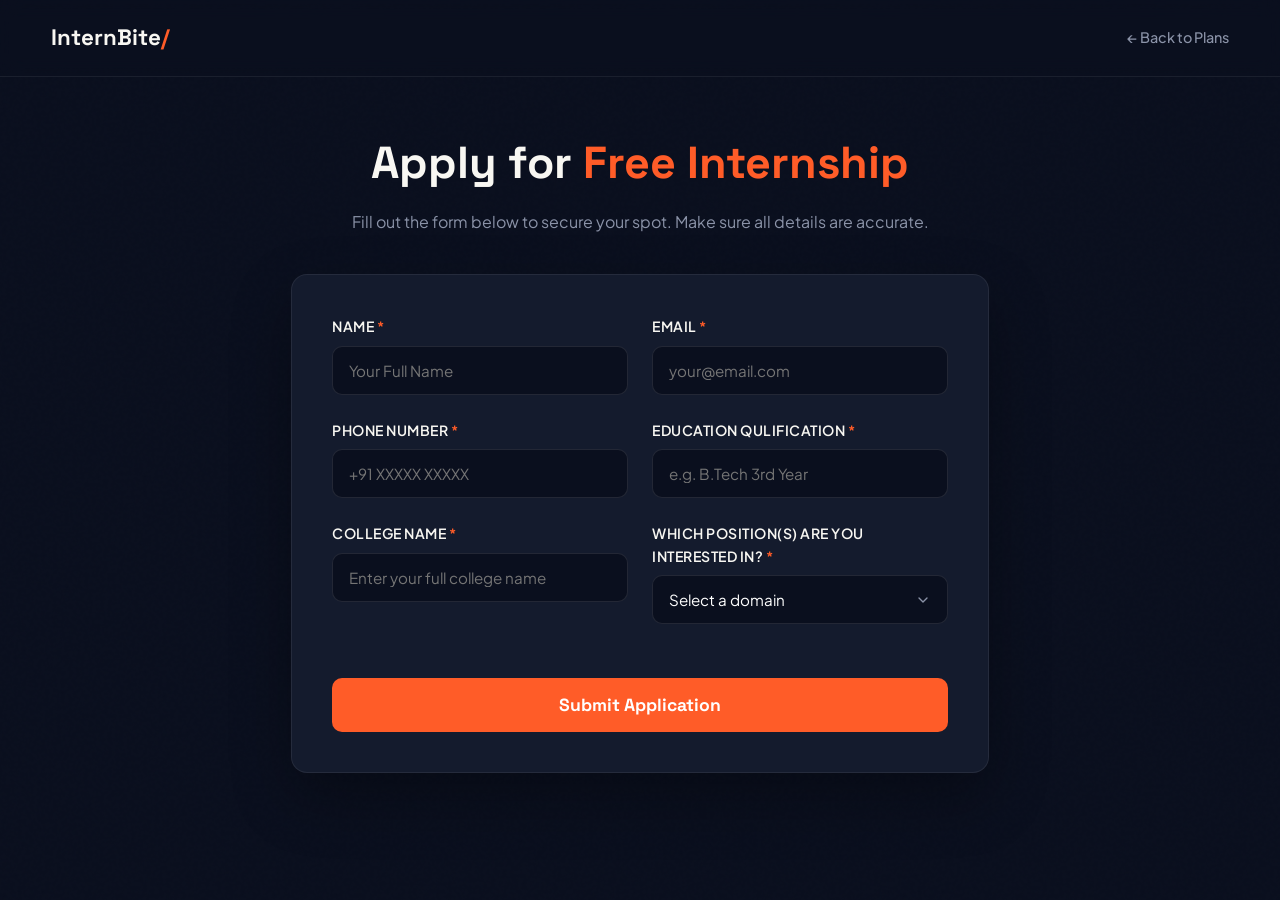
<file: apply-free.html>
<!DOCTYPE html>
<html lang="en">
<head>
<meta charset="UTF-8">
<meta name="viewport" content="width=device-width, initial-scale=1.0">
<title>Apply Free - InternBite</title>
<link rel="preconnect" href="https://fonts.googleapis.com">
<link rel="preconnect" href="https://fonts.gstatic.com" crossorigin>
<link href="https://fonts.googleapis.com/css2?family=Space+Grotesk:wght@400;500;600;700&family=Plus+Jakarta+Sans:wght@300;400;500;600;700;800&display=swap" rel="stylesheet">
 
<link rel="stylesheet" href="https://cdnjs.cloudflare.com/ajax/libs/font-awesome/6.4.0/css/all.min.css">

<style>
  :root {
    --navy: #0A0F1E; --card-bg: #141B2D; --off-white: #F8F7F2;
    --muted: #8B93A8; --orange: #FF5C28; --border: rgba(255,255,255,0.07);
    --font-display: 'Space Grotesk', sans-serif;
    --font-body: 'Plus Jakarta Sans', sans-serif;
  }
  * { margin: 0; padding: 0; box-sizing: border-box; }
  body {
    font-family: var(--font-body); background: var(--navy); color: var(--off-white); line-height: 1.6; padding-bottom: 50px;
  }
  body::before {
    content: ''; position: fixed; inset: 0;
    background-image: url("data:image/svg+xml,%3Csvg viewBox='0 0 256 256' xmlns='http://www.w3.org/2000/svg'%3E%3Cfilter id='noise'%3E%3CfeTurbulence type='fractalNoise' baseFrequency='0.9' numOctaves='4' stitchTiles='stitch'/%3E%3C/filter%3E%3Crect width='100%25' height='100%25' filter='url(%23noise)' opacity='0.03'/%3E%3C/svg%3E");
    pointer-events: none; z-index: 0; opacity: 0.4;
  }
  nav {
    padding: 20px 4%; border-bottom: 1px solid var(--border);
    background: rgba(10, 15, 30, 0.8); backdrop-filter: blur(10px);
    position: sticky; top: 0; z-index: 100; display: flex; justify-content: space-between; align-items: center;
  }
  .logo { font-family: var(--font-display); font-size: 1.4rem; font-weight: 700; text-decoration: none; color: var(--off-white); }
  .logo em { color: var(--orange); font-style: normal; }
  .btn-back { color: var(--muted); text-decoration: none; font-size: 0.9rem; font-weight: 500; transition: color 0.2s; }
  .btn-back:hover { color: var(--off-white); }

  .apply-container { max-width: 800px; margin: 50px auto 0; padding: 0 4%; position: relative; z-index: 1; }
  .form-header { text-align: center; margin-bottom: 40px; }
  .form-header h1 { font-family: var(--font-display); font-size: clamp(2rem, 4vw, 2.8rem); margin-bottom: 10px; }
  .form-header h1 span { color: var(--orange); }
  .form-header p { color: var(--muted); font-size: 1rem; }

  .custom-form {
    background: var(--card-bg); border: 1px solid var(--border);
    border-radius: 16px; padding: 40px; box-shadow: 0 24px 60px rgba(0,0,0,0.3);
    transition: opacity 0.3s ease;
  }
  .form-group { margin-bottom: 24px; }
  .form-row { display: grid; grid-template-columns: 1fr 1fr; gap: 24px; }
  .form-label { display: block; font-size: 0.88rem; font-weight: 600; color: var(--off-white); margin-bottom: 8px; text-transform: uppercase; letter-spacing: 0.5px; }
  .form-label span { color: var(--orange); }
  
  .form-input {
    width: 100%; padding: 14px 16px; background: var(--navy); border: 1px solid rgba(255,255,255,0.1);
    border-radius: 10px; color: #fff; font-family: var(--font-body); font-size: 0.95rem; outline: none; transition: 0.2s;
  }
  .form-input:focus { border-color: var(--orange); box-shadow: 0 0 0 3px rgba(255,92,40,0.1); }
  
  .form-select {
    width: 100%; padding: 14px 16px; background: var(--navy); border: 1px solid rgba(255,255,255,0.1);
    border-radius: 10px; color: #fff; font-family: var(--font-body); font-size: 0.95rem; outline: none; 
    transition: 0.2s; appearance: none; cursor: pointer;
    background-image: url("data:image/svg+xml;charset=UTF-8,%3Csvg xmlns='http://www.w3.org/2000/svg' viewBox='0 0 24 24' fill='none' stroke='%238B93A8' stroke-width='2' stroke-linecap='round' stroke-linejoin='round'%3E%3Cpolyline points='6 9 12 15 18 9'%3E%3C/polyline%3E%3C/svg%3E");
    background-repeat: no-repeat; background-position: right 16px center; background-size: 16px;
  }
  .form-select:focus { border-color: var(--orange); box-shadow: 0 0 0 3px rgba(255,92,40,0.1); }
  .form-select option { background: var(--card-bg); color: #fff; padding: 10px; }
  
  .btn-submit {
    width: 100%; padding: 16px; margin-top: 30px; background: var(--orange); color: #fff;
    border: none; border-radius: 10px; font-family: var(--font-display); font-size: 1.1rem; font-weight: 700; cursor: pointer;
    transition: all 0.2s;
  }
  .btn-submit:hover { opacity: 0.9; transform: translateY(-2px); box-shadow: 0 10px 20px rgba(255,92,40,0.2); }

  @media (max-width: 768px) { .form-row { grid-template-columns: 1fr; } .custom-form { padding: 24px; } }
</style>
</head>
<body>
  <nav>
    <a href="index.html" class="logo">InternBite<em>/</em></a>
    <a href="benefits.html" class="btn-back">&larr; Back to Plans</a>
  </nav>

  <div class="apply-container">
    <div class="form-header" id="headerText">
      <h1>Apply for <span>Free Internship</span></h1>
      <p>Fill out the form below to secure your spot. Make sure all details are accurate.</p>
    </div>

    <iframe name="hidden_iframe" id="hidden_iframe" style="display:none;" onload="handleIframeLoad()"></iframe>
 
    <form id="applicationForm" class="custom-form" action="https://docs.google.com/forms/d/e/1FAIpQLSfomxtCOdGfWZK1i79b88ztvJtX_pRE59ww0EnXC-Fof7opCQ/formResponse" method="POST" target="hidden_iframe" onsubmit="handleFormSubmit()">
      
      <div class="form-row">
        <div class="form-group">
          <label class="form-label">NAME <span>*</span></label>
          <input type="text" name="entry.568717816" class="form-input" placeholder="Your Full Name" required>
        </div>
        <div class="form-group">
          <label class="form-label">EMAIL <span>*</span></label>
          <input type="email" name="entry.73953570" class="form-input" placeholder="your@email.com" required>
        </div>
      </div>

      <div class="form-row">
        <div class="form-group">
          <label class="form-label">PHONE NUMBER <span>*</span></label>
          <input type="tel" name="entry.1712721599" class="form-input" placeholder="+91 XXXXX XXXXX" required>
        </div>
        <div class="form-group">
          <label class="form-label">EDUCATION QULIFICATION <span>*</span></label>
          <input type="text" name="entry.2138190376" class="form-input" placeholder="e.g. B.Tech 3rd Year" required>
        </div>
      </div>

      <div class="form-row">
        <div class="form-group">
          <label class="form-label">COLLEGE NAME <span>*</span></label>
          <input type="text" name="entry.134205885" class="form-input" placeholder="Enter your full college name" required>
        </div>
        
        <div class="form-group">
          <label class="form-label">WHICH POSITION(S) ARE YOU INTERESTED IN? <span>*</span></label>
          <select name="entry.934829590" class="form-select" required>
            <option value="" disabled selected>Select a domain</option>
            <option value="C Programming">C Programming</option>
            <option value="C++">C++</option>
            <option value="Python">Python</option>
            <option value="Web Development">Web Development</option>
            <option value="Data Science with Python">Data Science with Python</option>
            <option value="Machine Learning & AI">Machine Learning & AI</option>
            <option value="Full Stack Web Development (MERN)">Full Stack Web Development (MERN)</option>
            <option value="Java Programming">Java Programming</option>
            <option value="Data Structures & Algorithms (DSA)">Data Structures & Algorithms (DSA)</option>
            <option value="Mobile App Development (Flutter)">Mobile App Development (Flutter)</option>
            <option value="Cloud Computing with AWS">Cloud Computing with AWS</option>
            <option value="Data Analyst">Data Analyst</option>
            <option value="Power BI">Power BI</option>
          </select>
        </div>
      </div>

      <button type="submit" id="submitBtn" class="btn-submit">Submit Application</button>
    </form>

  </div>

  <script>
    let isSubmitted = false;

    function handleFormSubmit() {
      isSubmitted = true;
      let btn = document.getElementById('submitBtn');
      btn.innerText = 'Submitting...';
      btn.style.opacity = '0.7';
      btn.disabled = true;
    }

    function handleIframeLoad() {
      if (isSubmitted) {
        // Redirect to screen.html immediately after submission is complete
        window.location.href = 'screen.html';
      }
    }
  </script>
</body>
</html>
</file>
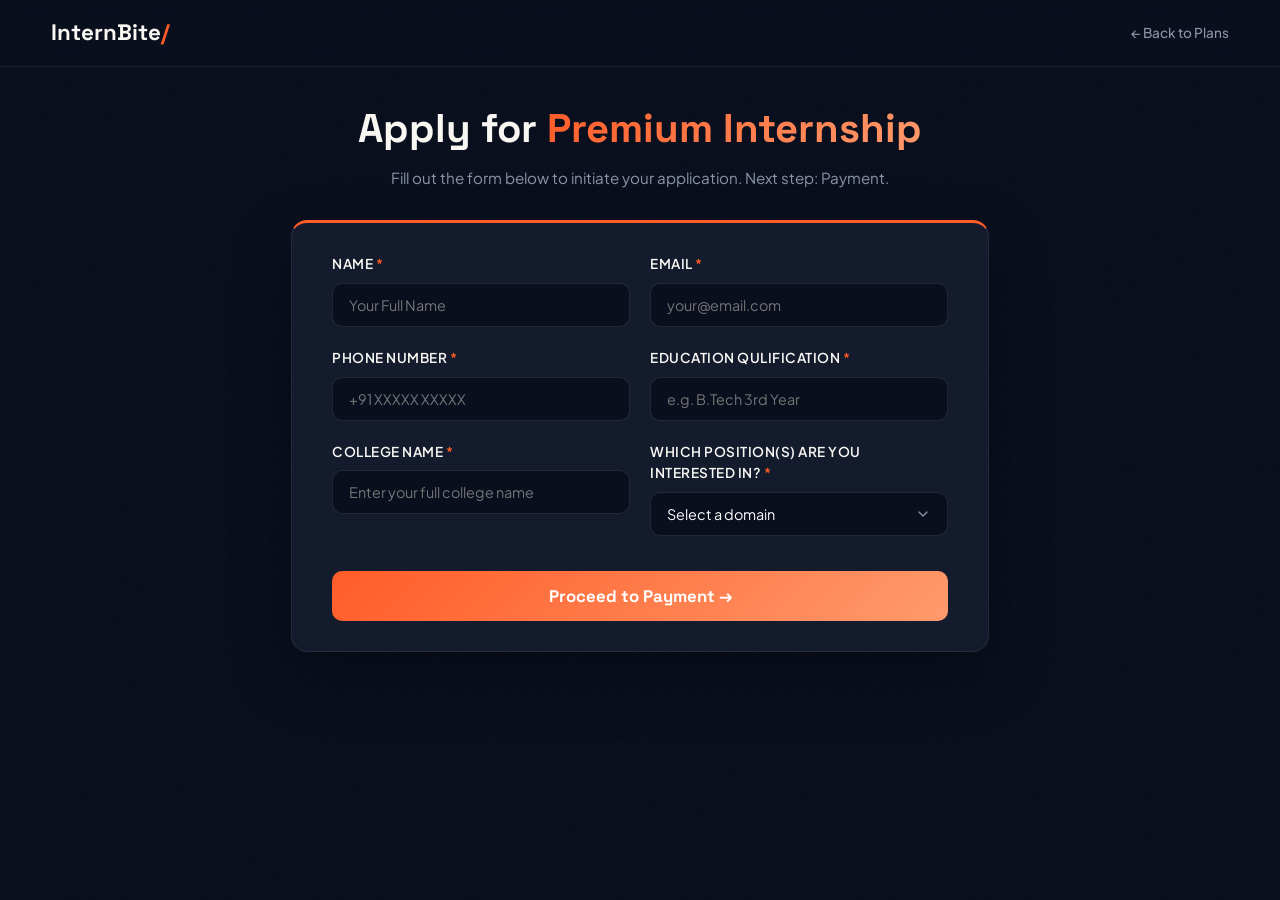
<file: apply.html>
<!DOCTYPE html>
<html lang="en">
<head>
<meta charset="UTF-8">
<meta name="viewport" content="width=device-width, initial-scale=1.0">
<title>Apply Premium - InternBite</title>
<link rel="preconnect" href="https://fonts.googleapis.com">
<link rel="preconnect" href="https://fonts.gstatic.com" crossorigin>
<link href="https://fonts.googleapis.com/css2?family=Space+Grotesk:wght@400;500;600;700&family=Plus+Jakarta+Sans:wght@300;400;500;600;700;800&display=swap" rel="stylesheet">
<!-- FontAwesome for Icons -->
<link rel="stylesheet" href="https://cdnjs.cloudflare.com/ajax/libs/font-awesome/6.4.0/css/all.min.css">

<style>
  :root {
    --navy: #0A0F1E; --card-bg: #141B2D; --off-white: #F8F7F2;
    --muted: #8B93A8; --border: rgba(255,255,255,0.07);
    /* Original InternBite Theme Colors */
    --orange: #FF5C28; 
    --orange-gradient: linear-gradient(135deg, #FF5C28 0%, #FF9A6C 100%);
    --font-display: 'Space Grotesk', sans-serif;
    --font-body: 'Plus Jakarta Sans', sans-serif;
  }
  * { margin: 0; padding: 0; box-sizing: border-box; }
  body {
    font-family: var(--font-body); background: var(--navy); color: var(--off-white); line-height: 1.6; padding-bottom: 50px;
  }
  body::before {
    content: ''; position: fixed; inset: 0;
    background-image: url("data:image/svg+xml,%3Csvg viewBox='0 0 256 256' xmlns='http://www.w3.org/2000/svg'%3E%3Cfilter id='noise'%3E%3CfeTurbulence type='fractalNoise' baseFrequency='0.9' numOctaves='4' stitchTiles='stitch'/%3E%3C/filter%3E%3Crect width='100%25' height='100%25' filter='url(%23noise)' opacity='0.03'/%3E%3C/svg%3E");
    pointer-events: none; z-index: 0; opacity: 0.4;
  }
  nav {
    padding: 15px 4%; border-bottom: 1px solid var(--border);
    background: rgba(10, 15, 30, 0.8); backdrop-filter: blur(10px);
    position: sticky; top: 0; z-index: 100; display: flex; justify-content: space-between; align-items: center;
  }
  .logo { font-family: var(--font-display); font-size: 1.4rem; font-weight: 700; text-decoration: none; color: var(--off-white); }
  .logo em { color: var(--orange); font-style: normal; }
  .btn-back { color: var(--muted); text-decoration: none; font-size: 0.85rem; font-weight: 500; transition: color 0.2s; }
  .btn-back:hover { color: var(--off-white); }

  .apply-container { max-width: 800px; margin: 30px auto 0; padding: 0 4%; position: relative; z-index: 1; }
  .form-header { text-align: center; margin-bottom: 30px; }
  .form-header h1 { font-family: var(--font-display); font-size: clamp(1.8rem, 4vw, 2.5rem); margin-bottom: 5px; }
  .form-header h1 span { 
    background: var(--orange-gradient);
    -webkit-background-clip: text; -webkit-text-fill-color: transparent;
  }
  .form-header p { color: var(--muted); font-size: 0.95rem; }

  .custom-form {
    background: var(--card-bg); border: 1px solid var(--border); border-top: 3px solid var(--orange);
    border-radius: 16px; padding: 30px 40px; box-shadow: 0 24px 60px rgba(0,0,0,0.3); transition: opacity 0.3s ease;
  }
  .form-group { margin-bottom: 20px; }
  .form-row { display: grid; grid-template-columns: 1fr 1fr; gap: 20px; }
  .form-label { display: block; font-size: 0.85rem; font-weight: 600; color: var(--off-white); margin-bottom: 8px; text-transform: uppercase; letter-spacing: 0.5px; }
  .form-label span { color: var(--orange); }
  
  .form-input {
    width: 100%; padding: 12px 16px; background: var(--navy); border: 1px solid rgba(255,255,255,0.1);
    border-radius: 10px; color: #fff; font-family: var(--font-body); font-size: 0.9rem; outline: none; transition: 0.2s;
  }
  .form-input:focus { border-color: var(--orange); box-shadow: 0 0 0 3px rgba(255,92,40,0.15); }
  
  .form-select {
    width: 100%; padding: 12px 16px; background: var(--navy); border: 1px solid rgba(255,255,255,0.1);
    border-radius: 10px; color: #fff; font-family: var(--font-body); font-size: 0.9rem; outline: none; 
    transition: 0.2s; appearance: none; cursor: pointer;
    background-image: url("data:image/svg+xml;charset=UTF-8,%3Csvg xmlns='http://www.w3.org/2000/svg' viewBox='0 0 24 24' fill='none' stroke='%238B93A8' stroke-width='2' stroke-linecap='round' stroke-linejoin='round'%3E%3Cpolyline points='6 9 12 15 18 9'%3E%3C/polyline%3E%3C/svg%3E");
    background-repeat: no-repeat; background-position: right 16px center; background-size: 16px;
  }
  .form-select:focus { border-color: var(--orange); box-shadow: 0 0 0 3px rgba(255,92,40,0.15); }
  .form-select option { background: var(--card-bg); color: #fff; padding: 10px; }
  
  .btn-submit {
    width: 100%; padding: 14px; margin-top: 15px; background: var(--orange-gradient); color: #fff;
    border: none; border-radius: 10px; font-family: var(--font-display); font-size: 1.05rem; font-weight: 700; cursor: pointer;
    transition: all 0.2s;
  }
  .btn-submit:hover { opacity: 0.9; transform: translateY(-2px); box-shadow: 0 10px 25px rgba(255,92,40,0.25); }
  
  /* ================================================= */
  /* PAYMENT/SUCCESS MESSAGE STYLES (COMPACT & RESPONSIVE) */
  /* ================================================= */
  
  .success-message {
    display: none; background: var(--card-bg); border: 1px solid var(--orange);
    border-radius: 16px; padding: 35px 30px; text-align: center; box-shadow: 0 24px 60px rgba(255,92,40,0.15);
  }
  .success-message h2 { font-family: var(--font-display); font-size: 1.8rem; margin-bottom: 8px; color: #fff; }
  .success-message p { color: var(--muted); font-size: 0.9rem; margin-bottom: 20px; line-height: 1.5; max-width: 600px; margin-inline: auto;}
  
  /* FLEX LAYOUT FOR PC (Side-by-Side) */
  .payment-layout {
    display: flex; flex-direction: row; align-items: center; justify-content: center; gap: 30px; margin-bottom: 20px;
  }
  
  /* QR Code Box */
  .qr-box {
    background: #fff; padding: 10px; border-radius: 12px; display: flex; align-items: center; justify-content: center;
    box-shadow: 0 10px 30px rgba(0,0,0,0.5); flex-shrink: 0;
  }
  .qr-box img { width: 160px; height: 160px; object-fit: contain; display: block; }
  
  /* UTR Section */
  .utr-box {
    background: rgba(255, 92, 40, 0.05); border: 1px dashed rgba(255, 92, 40, 0.3);
    padding: 20px; border-radius: 12px; flex: 1; max-width: 380px; text-align: left;
  }
  .utr-box label { display: block; font-size: 0.85rem; font-weight: 600; margin-bottom: 8px; color: var(--off-white); }
  .utr-box input {
    width: 100%; padding: 12px 14px; background: var(--navy); border: 1px solid rgba(255,255,255,0.1);
    border-radius: 8px; color: #fff; font-family: var(--font-body); font-size: 0.9rem; outline: none; margin-bottom: 12px;
  }
  .utr-box input:focus { border-color: var(--orange); }
  .btn-done {
    width: 100%; padding: 12px; background: var(--orange-gradient); color: #fff;
    border: none; border-radius: 8px; font-family: var(--font-display); font-size: 0.95rem; font-weight: 700; cursor: pointer; transition: 0.2s;
  }
  .btn-done:hover { opacity: 0.9; transform: translateY(-2px); }
  #utrError { color: #FF5F57; font-size: 0.8rem; display: none; margin-top: -5px; margin-bottom: 10px; }

  /* WhatsApp Action (Hidden Initially) */
  .success-actions { display: none; flex-direction: column; gap: 10px; align-items: center; justify-content: center; margin-top: 15px;}
  .btn-whatsapp {
    display: inline-flex; align-items: center; gap: 8px; padding: 14px 28px;
    background: #25D366; color: #fff; border-radius: 10px; text-decoration: none;
    font-weight: 700; font-family: var(--font-display); font-size: 1rem; transition: 0.2s;
    box-shadow: 0 10px 25px rgba(37, 211, 102, 0.2); width: 100%; justify-content: center;
  }
  .btn-whatsapp:hover { transform: translateY(-2px); box-shadow: 0 10px 30px rgba(37, 211, 102, 0.35); color: #fff; }

  /* Responsive Media Queries */
  @media (min-width: 640px) { .btn-whatsapp { width: auto; } }
  @media (max-width: 640px) { 
    .form-row { grid-template-columns: 1fr; } 
    .custom-form, .success-message { padding: 24px 20px; } 
    /* Stack QR and UTR on mobile */
    .payment-layout { flex-direction: column; gap: 20px; }
    .utr-box { max-width: 100%; width: 100%; }
    .qr-box img { width: 180px; height: 180px; } /* Slightly bigger QR on phone for easy scan */
  }
</style>
</head>
<body>
  <nav>
    <a href="index.html" class="logo">InternBite<em>/</em></a>
    <a href="benefits.html" class="btn-back">&larr; Back to Plans</a>
  </nav>

  <div class="apply-container">
    <div class="form-header" id="headerText">
      <h1>Apply for <span>Premium Internship</span></h1>
      <p>Fill out the form below to initiate your application. Next step: Payment.</p>
    </div>

    <!-- HIDDEN IFRAME TRICK -->
    <iframe name="hidden_iframe" id="hidden_iframe" style="display:none;" onload="handleIframeLoad()"></iframe>

    <!-- FORM SECTION -->
    <form id="applicationForm" class="custom-form" action="https://docs.google.com/forms/d/e/1FAIpQLSc7I262kr1bgpkR5CN0WCRbnT7flgfCJqR18F6JPligUmiDCw/formResponse" method="POST" target="hidden_iframe" onsubmit="handleFormSubmit()">
      
      <div class="form-row">
        <div class="form-group">
          <label class="form-label">NAME <span>*</span></label>
          <input type="text" name="entry.1691760153" class="form-input" placeholder="Your Full Name" required>
        </div>
        <div class="form-group">
          <label class="form-label">EMAIL <span>*</span></label>
          <input type="email" name="entry.939224560" class="form-input" placeholder="your@email.com" required>
        </div>
      </div>

      <div class="form-row">
        <div class="form-group">
          <label class="form-label">PHONE NUMBER <span>*</span></label>
          <input type="tel" name="entry.1501523739" class="form-input" placeholder="+91 XXXXX XXXXX" required>
        </div>
        <div class="form-group">
          <label class="form-label">EDUCATION QULIFICATION <span>*</span></label>
          <input type="text" name="entry.1689416899" class="form-input" placeholder="e.g. B.Tech 3rd Year" required>
        </div>
      </div>

      <div class="form-row">
        <div class="form-group">
          <label class="form-label">COLLEGE NAME <span>*</span></label>
          <input type="text" name="entry.1315605767" class="form-input" placeholder="Enter your full college name" required>
        </div>
        
        <div class="form-group">
          <label class="form-label">WHICH POSITION(S) ARE YOU INTERESTED IN? <span>*</span></label>
          <select name="entry.1644538358" class="form-select" required>
            <option value="" disabled selected>Select a domain</option>
            <option value="C Programming">C Programming</option>
            <option value="C++">C++</option>
            <option value="Python">Python</option>
            <option value="Web Development">Web Development</option>
            <option value="Data Science with Python">Data Science with Python</option>
            <option value="Machine Learning & AI">Machine Learning & AI</option>
            <option value="Full Stack Web Development (MERN)">Full Stack Web Development (MERN)</option>
            <option value="Java Programming">Java Programming</option>
            <option value="Data Structures & Algorithms (DSA)">Data Structures & Algorithms (DSA)</option>
            <option value="Mobile App Development (Flutter)">Mobile App Development (Flutter)</option>
            <option value="Cloud Computing with AWS">Cloud Computing with AWS</option>
            <option value="Data Analyst">Data Analyst</option>
            <option value="Power BI">Power BI</option>
          </select>
        </div>
      </div>

      <button type="submit" id="submitBtn" class="btn-submit">Proceed to Payment &rarr;</button>
    </form>

    <!-- PAYMENT & UTR MESSAGE SECTION (Responsive Side-by-Side on PC) -->
    <div id="successMessage" class="success-message">
      <h2>Almost Done! Complete Your Payment</h2>
      <p>Scan the QR code using Google Pay, PhonePe, or Paytm to pay <strong style="color: var(--orange);">₹139</strong>. <br><strong>After paying, enter your UTR number to reveal the WhatsApp link.</strong></p>
      
      
      <div class="payment-layout">
        <!-- QR BOX (Left side on PC) -->
        <div class="qr-box">
           
          <img src="lms/project-root/assets/Screenshot 2026-06-22 100326.png" alt="Scan to Pay">
        </div>
        
         
        <div class="utr-box" id="utrBox">
          <label>Enter 12-Digit UTR / Reference Number</label>
          <input type="text" id="utrInput" placeholder="e.g. 312345678901" maxlength="14">
          <p id="utrError">Please enter a valid UTR number (at least 8 digits).</p>
          <button type="button" class="btn-done" onclick="verifyUTR()">Done & Verify Payment</button>
        </div>
      </div>

      
      <div class="success-actions" id="whatsappActions">
        <h3 style="color: #2ECC71; font-family: var(--font-display); margin-bottom: 5px; font-size: 1.2rem;">Payment Submitted!</h3>
        <p style="margin-bottom: 12px; font-size: 0.9rem;">Please join the official WhatsApp group below to connect with mentors.</p>
        <a href="https://chat.whatsapp.com/F8b4yalbgUo5K3VOUtTix3" target="_blank" class="btn-whatsapp">
          <i class="fab fa-whatsapp"></i> Join Premium WhatsApp Group
        </a>
      </div>
    </div>

  </div>

  <script>
    let isSubmitted = false;

     
    function handleFormSubmit() {
      isSubmitted = true;
      let btn = document.getElementById('submitBtn');
      btn.innerText = 'Processing...';
      btn.style.opacity = '0.7';
      btn.disabled = true;
    }

     
    function handleIframeLoad() {
      if (isSubmitted) {
        document.getElementById('applicationForm').style.display = 'none';
        document.getElementById('headerText').style.display = 'none';
        document.getElementById('successMessage').style.display = 'block';
        window.scrollTo({ top: 0, behavior: 'smooth' });
      }
    }

    
    function verifyUTR() {
      const utrValue = document.getElementById('utrInput').value.trim();
      const errorMsg = document.getElementById('utrError');
      
    
      if(utrValue.length >= 8) {
        document.getElementById('utrBox').style.display = 'none'; 
        document.getElementById('whatsappActions').style.display = 'flex'; // Show WhatsApp Button
        
        
        document.querySelector('.payment-layout').style.display = 'none';
        
        errorMsg.style.display = 'none';
      } else {
        errorMsg.style.display = 'block'; // Show error if invalid
      }
    }
  </script>
</body>
</html>
</file>
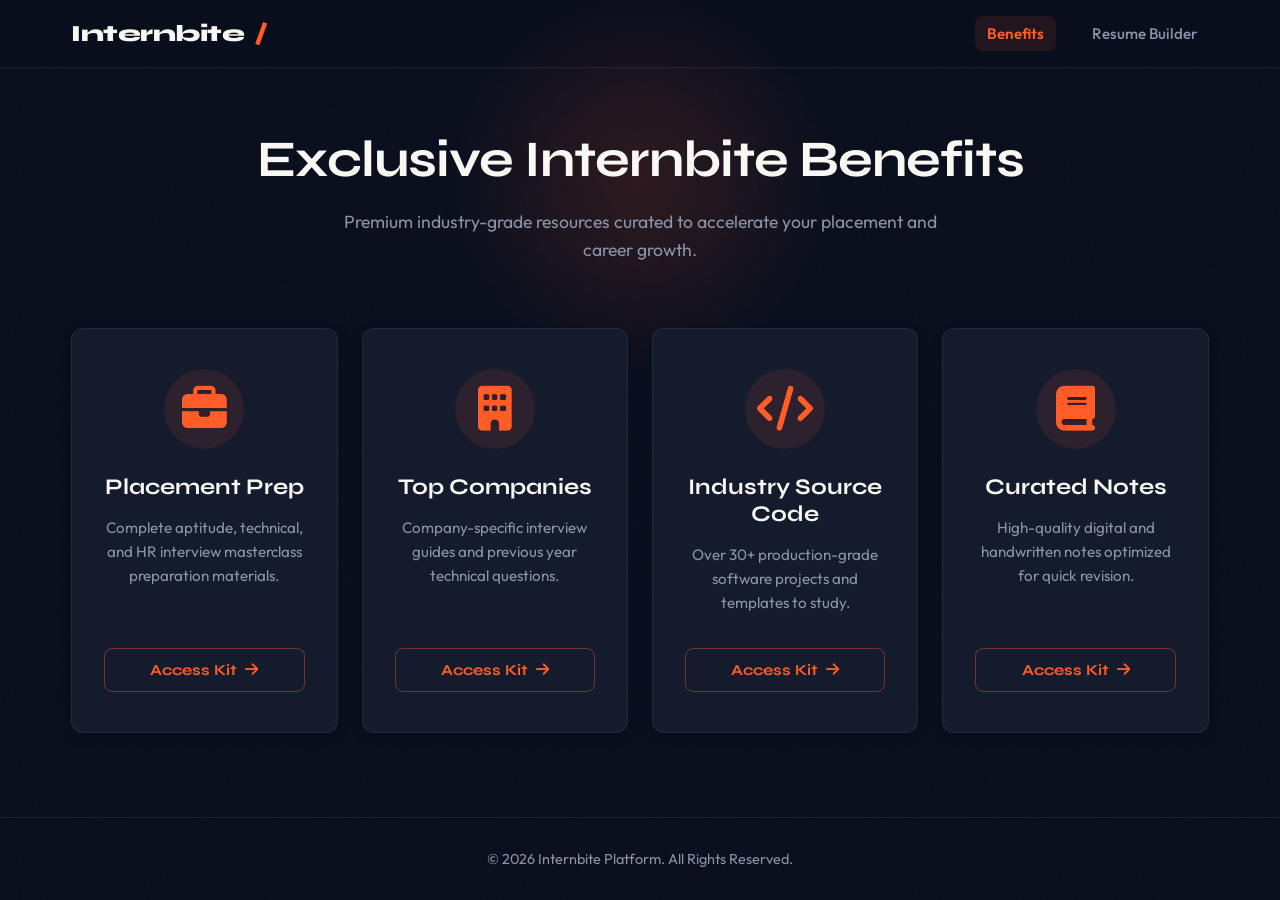
<file: lms/studentbenefit.html>
<!DOCTYPE html>
<html lang="en">
<head>
    <meta charset="UTF-8">
    <title>Internbite Benefits</title>
    <meta name="viewport" content="width=device-width, initial-scale=1.0">
    <link rel="stylesheet" href="https://cdnjs.cloudflare.com/ajax/libs/font-awesome/6.4.0/css/all.min.css">
    <!-- Landing Page Fonts imported -->
    <link rel="preconnect" href="https://fonts.googleapis.com">
    <link rel="preconnect" href="https://fonts.gstatic.com" crossorigin>
    <link href="https://fonts.googleapis.com/css2?family=Syne:wght@600;700;800&family=Outfit:wght@300;400;500;600;700&display=swap" rel="stylesheet">
    <style>
        
        :root {
            --navy: #0A0F1E;
            --navy-mid: #111827;
            --card-bg: #141B2D;
            --card-hover: #1A2438;
            --off-white: #F8F7F2;
            --muted: #8B93A8;
            --orange: #FF5C28;
            --orange-light: #FF7A4D;
            --border: rgba(255,255,255,0.07);
            --border-hover: rgba(255,92,40,0.5);

            --primary: var(--orange);
            --primary-dark: var(--orange-light);
            --bg: var(--navy);
            --nav-bg: rgba(10,15,30,0.85);
            --surface: var(--card-bg);
            --text: var(--off-white);
            --text-muted: var(--muted);
            
            --font-display: 'Syne', sans-serif;
            --font-body: 'Outfit', sans-serif;
        }

        * { margin: 0; padding: 0; box-sizing: border-box; }
        
        html { scroll-behavior: smooth; }

        body { 
            font-family: var(--font-body); 
            background: var(--bg); 
            color: var(--text); 
            min-height: 100vh; 
            display: flex; 
            flex-direction: column; 
            position: relative;
            -webkit-font-smoothing: antialiased;
        }

        
        body::before {
            content: '';
            position: fixed;
            inset: 0;
            background-image: url("data:image/svg+xml,%3Csvg viewBox='0 0 256 256' xmlns='http://www.w3.org/2000/svg'%3E%3Cfilter id='noise'%3E%3CfeTurbulence type='fractalNoise' baseFrequency='0.9' numOctaves='4' stitchTiles='stitch'/%3E%3C/filter%3E%3Crect width='100%25' height='100%25' filter='url(%23noise)' opacity='0.03'/%3E%3C/svg%3E");
            pointer-events: none;
            z-index: 0;
            opacity: 0.4;
        }
 
        header, .container, footer { position: relative; z-index: 1; }
        
        header { 
            background: var(--nav-bg); 
            padding: 1rem 0; 
            backdrop-filter: blur(20px); 
            -webkit-backdrop-filter: blur(20px);
            border-bottom: 1px solid var(--border);
            position: sticky;
            top: 0;
        }
        
        .navbar { 
            max-width: 1240px; 
            margin: 0 auto; 
            padding: 0 4%; 
            display: flex; 
            justify-content: space-between; 
            align-items: center; 
        }
 
        .logo { 
            color: var(--text); 
            font-family: var(--font-display);
            font-size: 1.45rem; 
            font-weight: 800; 
            letter-spacing: -0.5px;
            text-decoration: none; 
            display: flex; 
            align-items: center; 
            gap: 10px; 
        }
        .logo i { display: none; }  
        .logo::after { content: '/'; color: var(--primary); font-style: normal; }

        .nav-links { display: flex; gap: 1.5rem; align-items: center; }
        .nav-links a { 
            color: var(--text-muted); 
            text-decoration: none; 
            font-weight: 500; 
            font-size: 0.95rem;
            transition: all 0.2s; 
            padding: 8px 12px;
            border-radius: 8px;
        }
        .nav-links a:hover { color: var(--text); background: rgba(255,255,255,0.04); }
        .nav-links a.active { color: var(--primary); background: rgba(255,92,40,0.1); font-weight: 600; }

        .container { max-width: 1240px; margin: 0 auto; padding: 4rem 4%; flex: 1; width: 100%; }
        
        .hero { text-align: center; margin-bottom: 4rem; position: relative; }
        .hero::before {
            content: ''; position: absolute; width: 400px; height: 400px;
            background: radial-gradient(circle, rgba(255,92,40,0.15) 0%, transparent 70%); 
            top: -150px; left: 50%; transform: translateX(-50%); border-radius: 50%; pointer-events: none; z-index: -1;
        }
        .hero h1 { 
            font-family: var(--font-display);
            font-size: clamp(2.2rem, 4vw, 3.2rem); 
            letter-spacing: -1px;
            color: var(--text); 
            margin-bottom: 1.2rem; 
            line-height: 1.1;
        }
        .hero p { color: var(--text-muted); font-size: 1.1rem; max-width: 600px; margin: 0 auto; line-height: 1.6; }

        
        .grid { display: grid; grid-template-columns: repeat(auto-fit, minmax(240px, 1fr)); gap: 24px; }
        
        .card { 
            background: var(--surface); 
            border-radius: 12px; 
            padding: 2.5rem 2rem; 
            text-align: center; 
            border: 1px solid var(--border); 
            box-shadow: 0 4px 12px rgba(0,0,0,0.2); 
            transition: all 0.3s; 
            display: flex;
            flex-direction: column;
        }
        .card:hover { 
            transform: translateY(-5px); 
            border-color: var(--border-hover); 
            box-shadow: 0 12px 40px rgba(255,92,40,0.1); 
        }
        
        .card i.icon { 
            font-size: 2.8rem; 
            color: var(--primary); 
            margin-bottom: 1.5rem; 
            background: rgba(255,92,40,0.1);
            width: 80px; height: 80px;
            line-height: 80px;
            border-radius: 50%;
            margin-left: auto;
            margin-right: auto;
        }
        .card h3 { 
            font-family: var(--font-display);
            font-size: 1.4rem; 
            margin-bottom: 1rem; 
            color: var(--text); 
        }
        .card p { 
            color: var(--text-muted); 
            margin-bottom: 2rem; 
            line-height: 1.6; 
            font-size: 0.95rem;
            flex-grow: 1;
        }
        .card a { 
            display: inline-flex; 
            align-items: center; 
            justify-content: center;
            gap: 8px; 
            background: transparent; 
            color: var(--primary); 
            border: 1.5px solid rgba(255,92,40,0.4);
            padding: 12px 24px; 
            border-radius: 8px; 
            text-decoration: none; 
            font-weight: 700; 
            font-family: var(--font-display);
            transition: all 0.2s; 
            font-size: 0.95rem;
        }
        .card:hover a { 
            background: var(--primary); 
            color: #fff; 
            border-color: var(--primary);
        }

        footer { 
            background: transparent; 
            border-top: 1px solid var(--border); 
            padding: 2rem; 
            text-align: center; 
            color: var(--text-muted); 
            font-size: 0.9rem; 
        }
        
        @media (max-width: 768px) { 
            .nav-links { display: none; } 
            .hero { margin-bottom: 3rem; }
            .card { padding: 2rem 1.5rem; }
        }
    </style>
</head>
<body>
    <header>
        <nav class="navbar">
            <a href="index.html" class="logo"><i class="fas fa-laptop-code"></i> Internbite</a>
            <div class="nav-links">
                <a href="studentbenefit.html" class="active">Benefits</a>
                <a href="resume-builder.html">Resume Builder</a>
            </div>
        </nav>
    </header>

    <div class="container">
        <div class="hero">
            <h1>Exclusive Internbite Benefits</h1>
            <p>Premium industry-grade resources curated to accelerate your placement and career growth.</p>
        </div>

        <div class="grid">
            <div class="card">
                <i class="fas fa-briefcase icon"></i>
                <h3>Placement Prep</h3>
                <p>Complete aptitude, technical, and HR interview masterclass preparation materials.</p>
                <a href="https://drive.google.com/drive/folders/16HrMb_IMx9U2xX6BdDEqVwwi3Vq7wcNe?usp=sharing" target="_blank">Access Kit <i class="fas fa-arrow-right"></i></a>
            </div>
            <div class="card">
                <i class="fas fa-building icon"></i>
                <h3>Top Companies</h3>
                <p>Company-specific interview guides and previous year technical questions.</p>
                <a href="https://drive.google.com/drive/folders/1veHWCW3eDKwk6zOtyBVzXG9ZFTtJE3Uu" target="_blank">Access Kit <i class="fas fa-arrow-right"></i></a>
            </div>
            <div class="card">
                <i class="fas fa-code icon"></i>
                <h3>Industry Source Code</h3>
                <p>Over 30+ production-grade software projects and templates to study.</p>
                <a href="https://drive.google.com/drive/folders/1VFNE8Ilsr-cqthe7zy1nuB0n6L1Jqr_v?usp=sharing" target="_blank">Access Kit <i class="fas fa-arrow-right"></i></a>
            </div>
            <div class="card">
                <i class="fas fa-book icon"></i>
                <h3>Curated Notes</h3>
                <p>High-quality digital and handwritten notes optimized for quick revision.</p>
                <a href="https://drive.google.com/drive/folders/1Nu63hHv-QskHYFPPIzCze0LLEwKiaZaD?usp=sharing" target="_blank">Access Kit <i class="fas fa-arrow-right"></i></a>
            </div>
        </div>
    </div>

    <footer>
        &copy; 2026 Internbite Platform. All Rights Reserved.
    </footer>
</body>
</html>
</file>
